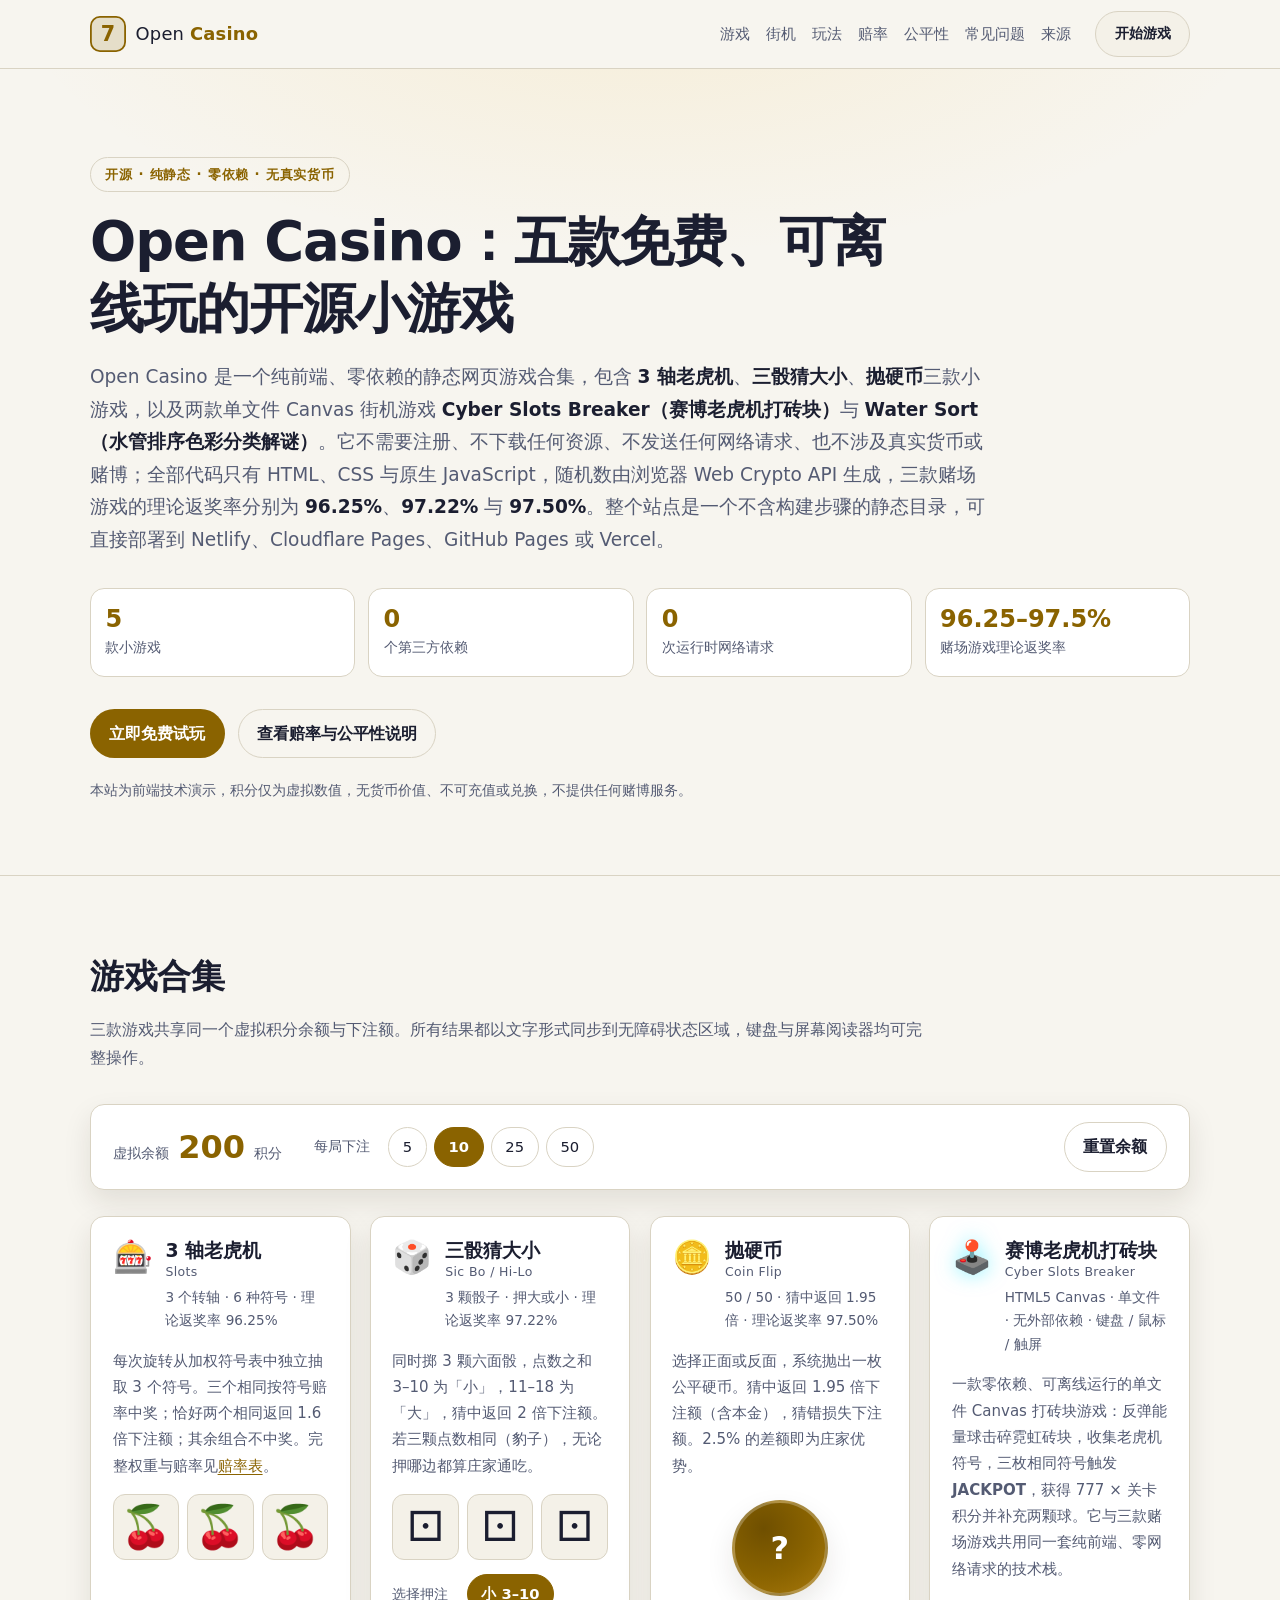
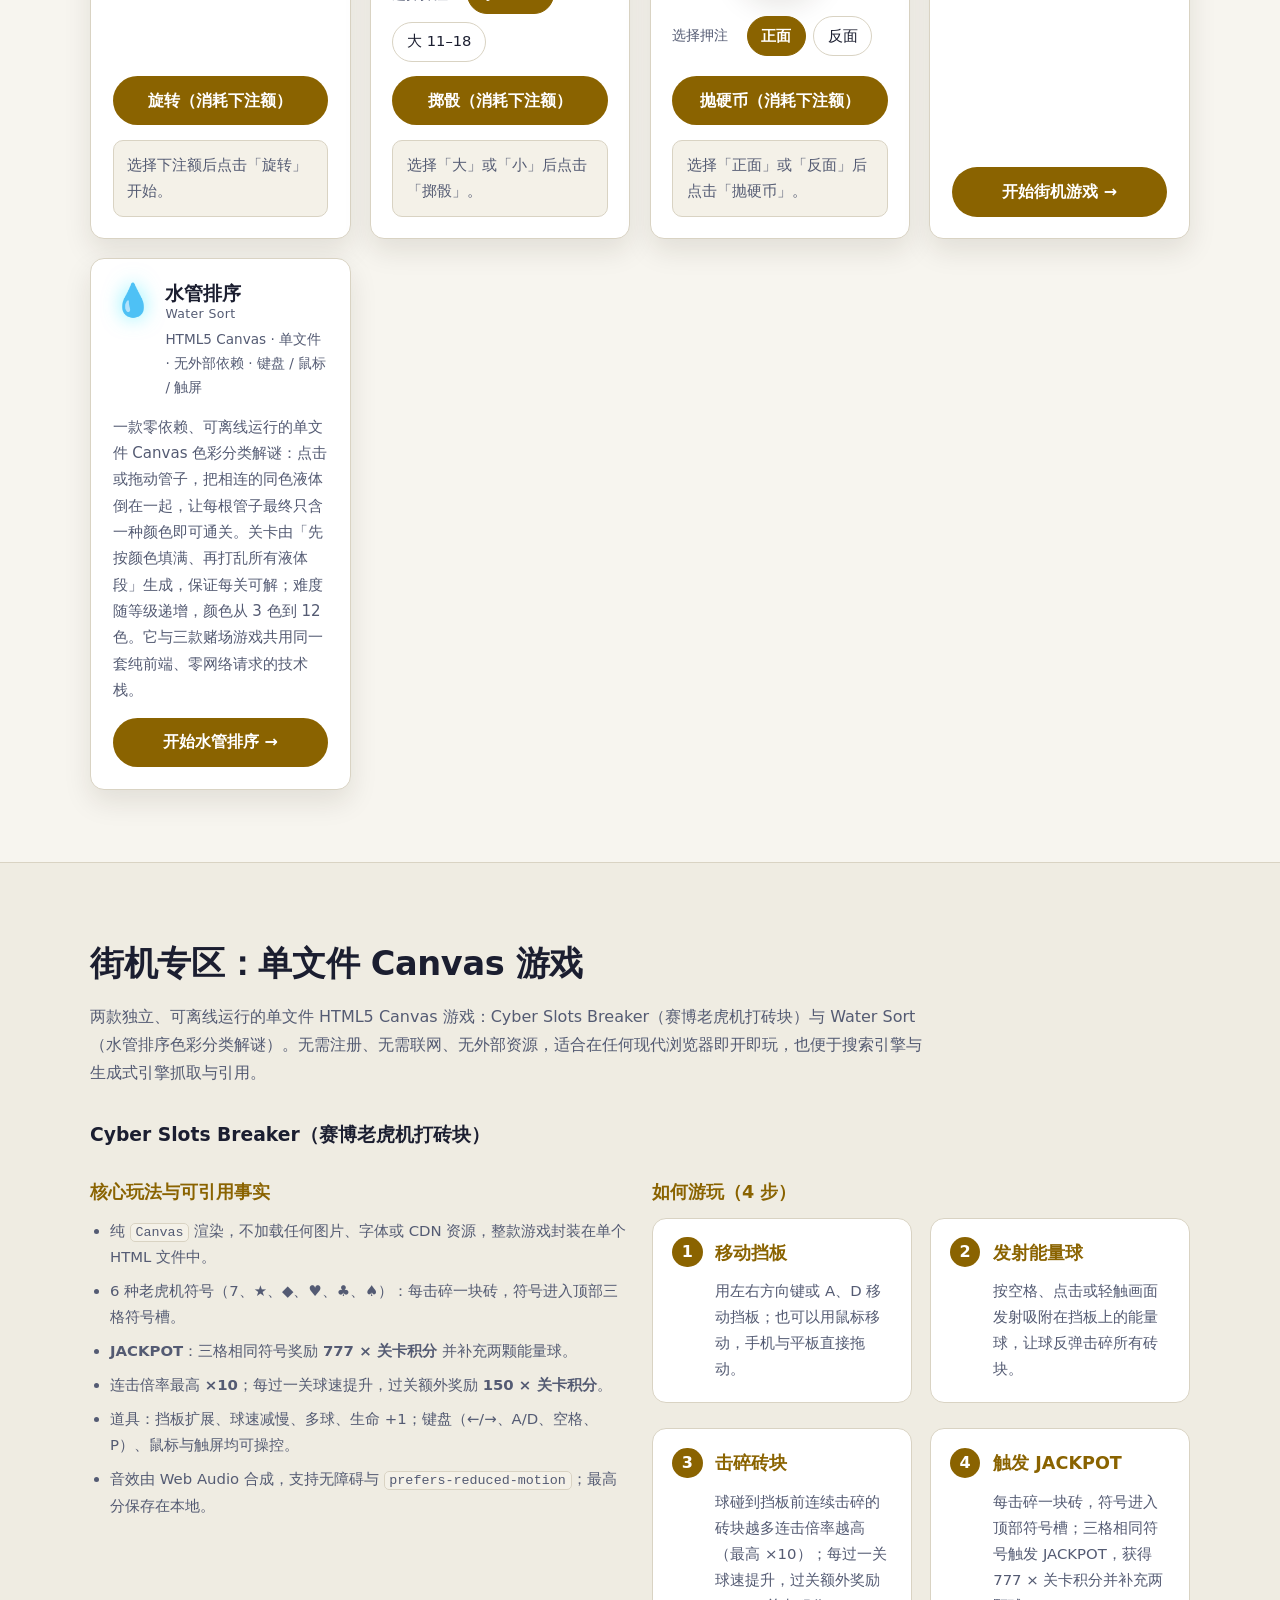
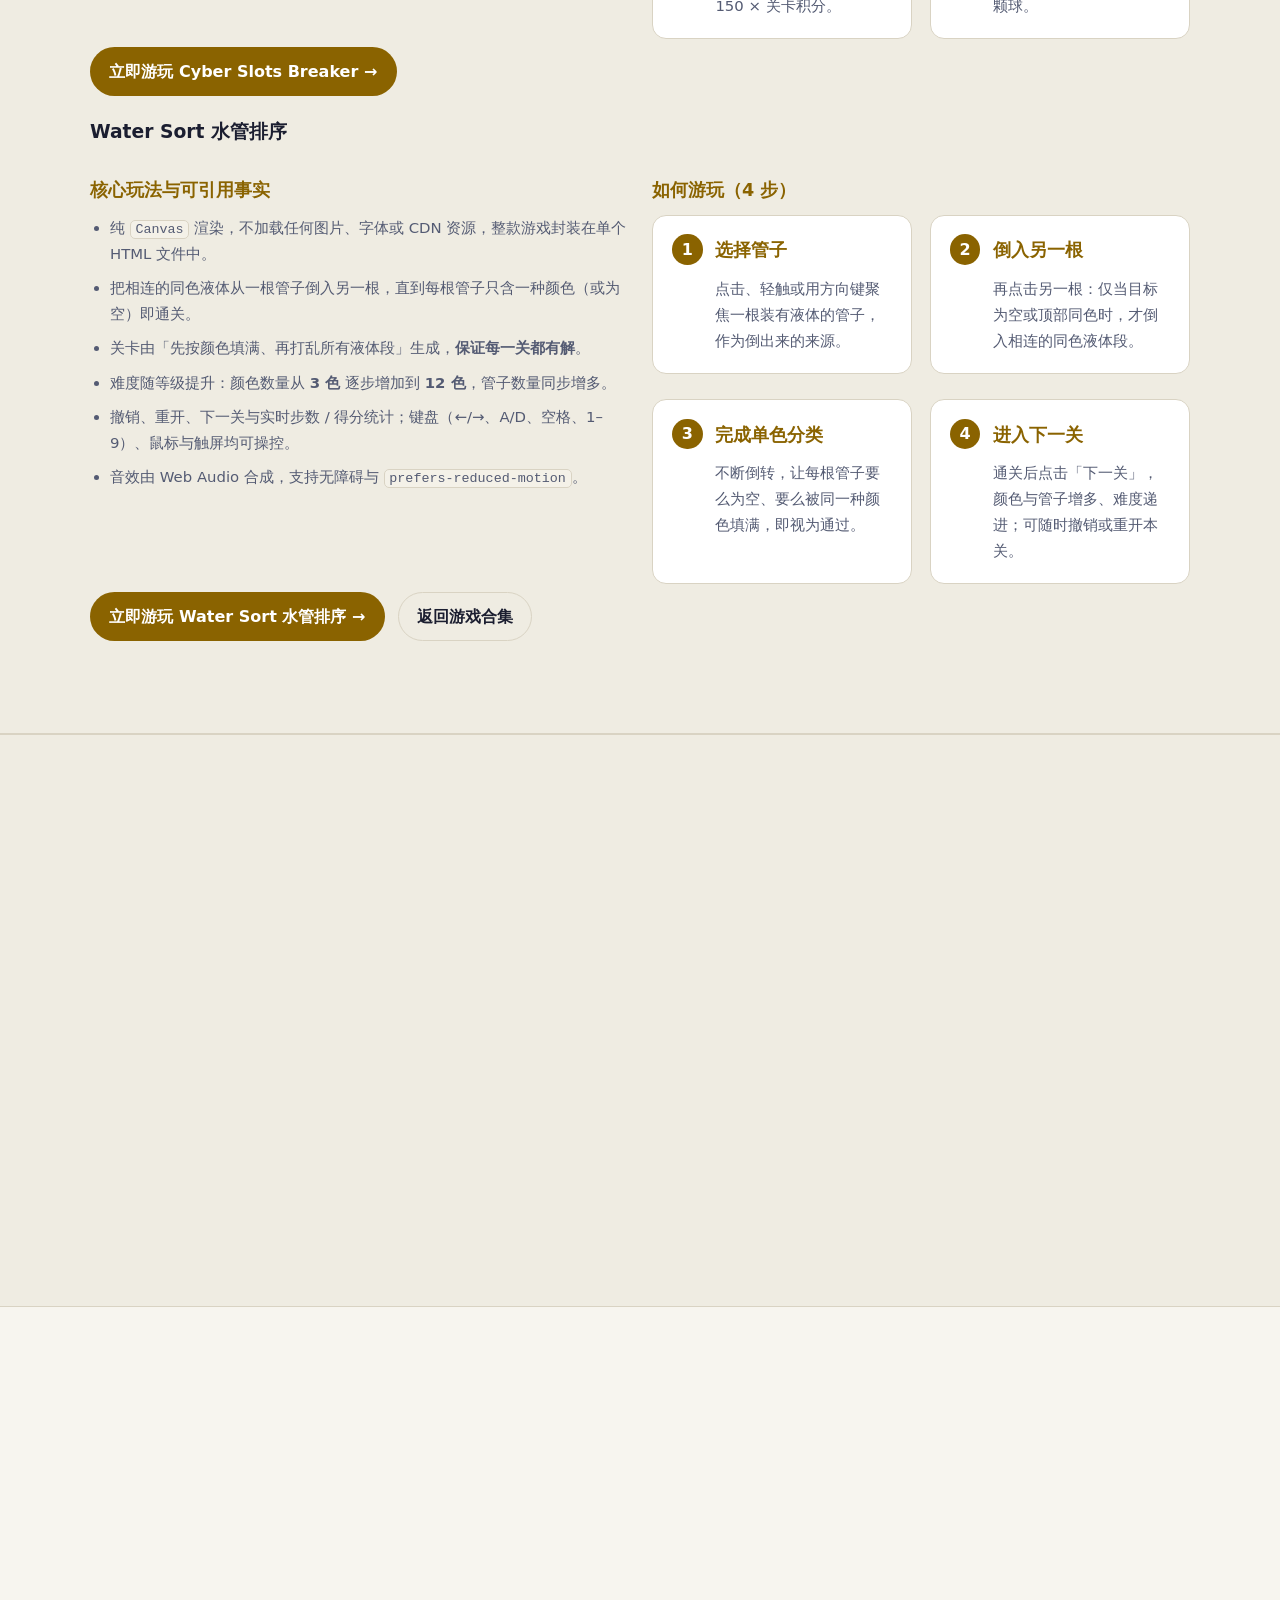
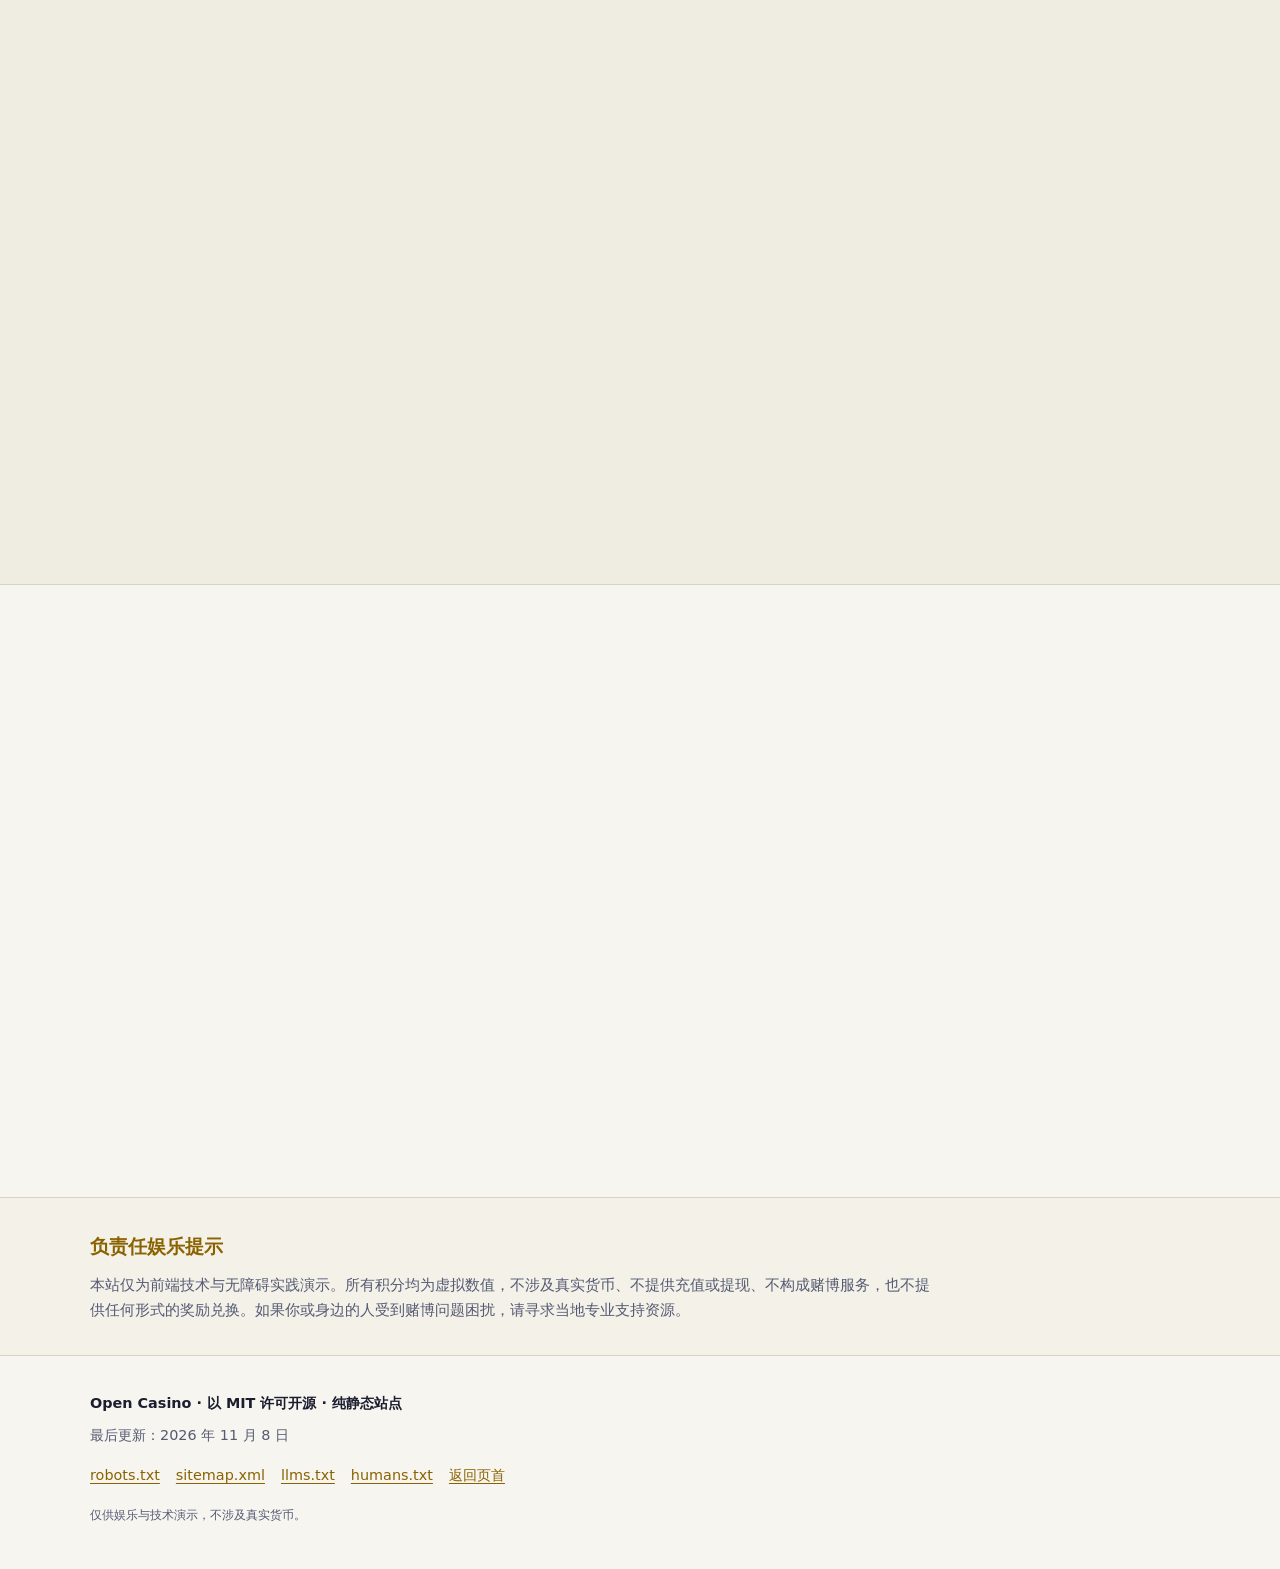
<file: index.html>
<!DOCTYPE html>
<html lang="zh-CN" prefix="og: https://ogp.me/ns#">
<head>
<meta charset="utf-8">
<meta name="viewport" content="width=device-width, initial-scale=1, viewport-fit=cover">
<title>Open Casino 开源小赌场 — 老虎机 · 猜大小 · 抛硬币 · 赛博打砖块 · 水管排序（免费在线玩）</title>
<meta name="description" content="Open Casino 是一个纯静态、零依赖的开源休闲游戏合集，包含 3 轴老虎机、三骰猜大小、抛硬币，以及两款单文件 Canvas 街机游戏 Cyber Slots Breaker（赛博老虎机打砖块）与 Water Sort（水管排序色彩分类解谜）。无需注册、无需下载、不发送任何网络请求、不涉及真实货币；采用 Web Crypto 与拒绝采样生成无偏随机数，三款赌场游戏理论返奖率为 96.25%、97.22% 与 97.50%。可直接部署到任意静态托管平台。">
<meta name="keywords" content="开源游戏,静态网页游戏,HTML5 老虎机,slot machine,猜大小,sic bo,抛硬币,coin flip,Cyber Slots Breaker,赛博老虎机打砖块,打砖块,Water Sort,水管排序,色彩分类,解谜游戏,Canvas游戏,街机游戏,免费在线游戏,零依赖,vanilla JavaScript,Web Crypto,open source game,static hosting,无障碍,SEO,GEO,llms.txt">
<meta name="author" content="Open Casino">
<meta name="robots" content="index, follow, max-snippet:-1, max-image-preview:large, max-video-preview:-1">
<meta name="googlebot" content="index, follow, max-snippet:-1, max-image-preview:large">
<meta name="bingbot" content="index, follow">
<meta name="referrer" content="strict-origin-when-cross-origin">
<meta name="format-detection" content="telephone=no, date=no, address=no, email=no">
<meta name="color-scheme" content="dark light">
<meta name="theme-color" content="#0d1020" media="(prefers-color-scheme: dark)">
<meta name="theme-color" content="#f7f5ef" media="(prefers-color-scheme: light)">
<meta name="application-name" content="Open Casino">
<meta name="apple-mobile-web-app-title" content="Open Casino">
<meta name="apple-mobile-web-app-capable" content="yes">
<link rel="canonical" href="https://vip-4.github.io/open-casino/">
<link rel="alternate" hreflang="zh-CN" href="https://vip-4.github.io/open-casino/">
<link rel="alternate" hreflang="x-default" href="https://vip-4.github.io/open-casino/">

<meta property="og:type" content="website">
<meta property="og:site_name" content="Open Casino">
<meta property="og:locale" content="zh_CN">
<meta property="og:locale:alternate" content="en_US">
<meta property="og:title" content="Open Casino 开源小赌场 — 免费在线玩老虎机、猜大小、抛硬币、赛博打砖块与水管排序">
<meta property="og:description" content="纯静态、零依赖、不联网、不涉真实货币的开源休闲游戏合集：3 轴老虎机、三骰猜大小、抛硬币，以及单文件 Canvas 街机游戏 Cyber Slots Breaker 与 Water Sort 水管排序。理论返奖率公开可查，使用 Web Crypto 生成公平随机数，可直接部署到任意静态托管平台。">
<meta property="og:url" content="https://vip-4.github.io/open-casino/">
<meta property="og:image" content="https://vip-4.github.io/open-casino/assets/og-image.png">
<meta property="og:image:secure_url" content="https://vip-4.github.io/open-casino/assets/og-image.png">
<meta property="og:image:type" content="image/png">
<meta property="og:image:width" content="1200">
<meta property="og:image:height" content="630">
<meta property="og:image:alt" content="Open Casino 开源小赌场：老虎机、猜大小、抛硬币、赛博老虎机打砖块与水管排序五款免费网页小游戏">

<meta name="twitter:card" content="summary_large_image">
<meta name="twitter:title" content="Open Casino 开源小赌场 — 免费在线玩老虎机、猜大小、抛硬币、赛博打砖块与水管排序">
<meta name="twitter:description" content="纯静态、零依赖、不联网、不涉真实货币的开源休闲游戏合集，含单文件 Canvas 街机游戏 Cyber Slots Breaker 与 Water Sort 水管排序，理论返奖率公开可查。">
<meta name="twitter:image" content="https://vip-4.github.io/open-casino/assets/og-image.png">
<meta name="twitter:image:alt" content="Open Casino 开源小赌场：五款免费网页小游戏">

<link rel="icon" type="image/svg+xml" href="assets/favicon.svg">
<link rel="icon" type="image/png" sizes="192x192" href="assets/icon-192.png">
<link rel="apple-touch-icon" href="assets/apple-touch-icon.png">
<link rel="manifest" href="site.webmanifest">
<link rel="alternate" type="text/plain" href="llms.txt" title="LLM 友好的站点摘要">
<link rel="stylesheet" href="styles.css">
<meta http-equiv="Content-Security-Policy" content="default-src 'self'; script-src 'self' 'unsafe-inline'; style-src 'self' 'unsafe-inline' 'unsafe-hashes'; img-src 'self' data:; font-src 'self'; connect-src 'none'; object-src 'none'; base-uri 'self'; form-action 'none'; manifest-src 'self'; frame-ancestors 'none'">
<script type="application/ld+json">
{
  "@context": "https://schema.org",
  "@graph": [
    {
      "@type": "Organization",
      "@id": "https://vip-4.github.io/open-casino/#organization",
      "name": "Open Casino",
      "url": "https://vip-4.github.io/open-casino/",
      "description": "一个开源、纯静态、零依赖的免费网页小游戏项目。",
      "logo": {
        "@type": "ImageObject",
        "url": "https://vip-4.github.io/open-casino/assets/icon-512.png",
        "width": 512,
        "height": 512
      }
    },
    {
      "@type": "WebSite",
      "@id": "https://vip-4.github.io/open-casino/#website",
      "url": "https://vip-4.github.io/open-casino/",
      "name": "Open Casino 开源小赌场",
      "description": "五款免费、可离线运行的开源网页小游戏：老虎机、猜大小、抛硬币，以及单文件 Canvas 街机游戏 Cyber Slots Breaker 与 Water Sort 水管排序。",
      "inLanguage": "zh-CN",
      "publisher": { "@id": "https://vip-4.github.io/open-casino/#organization" }
    },
    {
      "@type": "WebPage",
      "@id": "https://vip-4.github.io/open-casino/#webpage",
      "url": "https://vip-4.github.io/open-casino/",
      "name": "Open Casino 开源小赌场 — 老虎机 · 猜大小 · 抛硬币（免费在线玩）",
      "description": "纯静态、零依赖、不联网、不涉真实货币的开源休闲游戏合集，含玩法说明、赔率表、随机数公平性与常见问题。",
      "isPartOf": { "@id": "https://vip-4.github.io/open-casino/#website" },
      "about": { "@id": "https://vip-4.github.io/open-casino/#game" },
      "primaryImageOfPage": {
        "@type": "ImageObject",
        "url": "https://vip-4.github.io/open-casino/assets/og-image.png",
        "width": 1200,
        "height": 630
      },
      "datePublished": "2026-11-07",
      "dateModified": "2026-11-07",
      "inLanguage": "zh-CN",
      "license": "https://opensource.org/licenses/MIT"
    },
    {
      "@type": ["VideoGame", "SoftwareApplication"],
      "@id": "https://vip-4.github.io/open-casino/#game",
      "name": "Open Casino 开源小赌场",
      "alternateName": "Open Casino",
      "description": "五个纯前端小游戏：3 轴老虎机、三骰猜大小、抛硬币，以及两款单文件 Canvas 街机游戏 Cyber Slots Breaker（赛博老虎机打砖块）与 Water Sort（水管排序色彩分类解谜）。零第三方依赖、零网络请求、无真实货币，随机数由 Web Crypto API 生成。",
      "url": "https://vip-4.github.io/open-casino/",
      "applicationCategory": "GameApplication",
      "applicationSubCategory": "Casino / Casual / Arcade",
      "operatingSystem": "任意支持 HTML5 的现代浏览器",
      "gamePlatform": "Web browser",
      "genre": ["Casino", "Casual", "Slot machine", "Dice", "Arcade", "Brick Breaker"],
      "numberOfPlayers": "1",
      "inLanguage": "zh-CN",
      "keywords": "开源游戏, 静态网页游戏, 老虎机, 猜大小, 抛硬币, 打砖块, Canvas游戏, vanilla JavaScript, Web Crypto",
      "isAccessibleForFree": true,
      "offers": {
        "@type": "Offer",
        "price": "0",
        "priceCurrency": "CNY",
        "availability": "https://schema.org/InStock"
      },
      "publisher": { "@id": "https://vip-4.github.io/open-casino/#organization" },
      "author": { "@id": "https://vip-4.github.io/open-casino/#organization" },
      "license": "https://opensource.org/licenses/MIT",
      "featureList": [
        "3 轴老虎机，理论返奖率 96.25%",
        "三骰猜大小，理论返奖率 97.22%",
        "抛硬币，理论返奖率 97.50%",
        "Cyber Slots Breaker：单文件 Canvas 打砖块，含老虎机符号槽与 JACKPOT",
        "Water Sort 水管排序：单文件 Canvas 色彩分类解谜，关卡可解且难度递进",
        "Web Crypto 无偏随机数与公开赔率表",
        "支持键盘操作、屏幕阅读器与浅色/深色模式"
      ]
    },
    {
      "@type": ["VideoGame", "SoftwareApplication"],
      "@id": "https://vip-4.github.io/open-casino/games/cyber-slots-breaker.html#game",
      "name": "Cyber Slots Breaker",
      "alternateName": "赛博老虎机打砖块",
      "description": "一款零依赖、可离线运行的单文件 HTML5 Canvas 打砖块游戏：反弹能量球击碎霓虹砖块，收集老虎机符号，三枚相同符号触发 JACKPOT，获得 777 × 关卡积分并补充两颗球。",
      "url": "https://vip-4.github.io/open-casino/games/cyber-slots-breaker.html",
      "applicationCategory": "GameApplication",
      "applicationSubCategory": "Arcade / Casual",
      "operatingSystem": "Any",
      "gamePlatform": "Web browser",
      "genre": ["Arcade", "Brick Breaker"],
      "inLanguage": "zh-CN",
      "isAccessibleForFree": true,
      "offers": { "@type": "Offer", "price": "0", "priceCurrency": "USD" },
      "publisher": { "@id": "https://vip-4.github.io/open-casino/#organization" },
      "license": "https://opensource.org/licenses/MIT",
      "featureList": [
        "纯 Canvas 渲染，无任何图片或外部资源",
        "6 种老虎机符号与三格符号槽",
        "JACKPOT：三格相同符号奖励 777 × 关卡积分并补充两颗球",
        "连击倍率最高 ×10，过关奖励 150 × 关卡积分",
        "挡板扩展、球速减慢、多球、生命 +1 等道具",
        "键盘、鼠标与触屏输入，支持无障碍与 reduced-motion"
      ]
    },
    {
      "@type": ["VideoGame", "SoftwareApplication"],
      "@id": "https://vip-4.github.io/open-casino/games/water-sort.html#game",
      "name": "Water Sort 水管排序",
      "alternateName": "霓虹水管排序解谜",
      "description": "一款零依赖、可离线运行的单文件 HTML5 Canvas 色彩分类解谜游戏：点击或拖动管子，把同色液体倒在一起，让每根管子最终只含一种颜色即可通关。",
      "url": "https://vip-4.github.io/open-casino/games/water-sort.html",
      "applicationCategory": "GameApplication",
      "applicationSubCategory": "Puzzle / Casual",
      "operatingSystem": "Any",
      "gamePlatform": "Web browser",
      "genre": ["Puzzle", "Casual", "Logic"],
      "inLanguage": "zh-CN",
      "isAccessibleForFree": true,
      "offers": { "@type": "Offer", "price": "0", "priceCurrency": "USD" },
      "publisher": { "@id": "https://vip-4.github.io/open-casino/#organization" },
      "license": "https://opensource.org/licenses/MIT",
      "featureList": [
        "纯 Canvas 渲染，无任何图片或外部资源",
        "基于经典「水管排序」规则的关卡生成器，保证每关可解",
        "关卡难度随等级提升：颜色数量逐步增加，最少 3 色、最多 12 色",
        "撤销、重开、下一关与实时步数 / 得分统计",
        "键盘、鼠标与触屏输入，支持无障碍与 reduced-motion"
      ]
    },
    {
      "@type": "ItemList",
      "@id": "https://vip-4.github.io/open-casino/#games-list",
      "name": "Open Casino 游戏清单",
      "itemListElement": [
        { "@type": "ListItem", "position": 1, "name": "3 轴老虎机", "url": "https://vip-4.github.io/open-casino/#games" },
        { "@type": "ListItem", "position": 2, "name": "三骰猜大小", "url": "https://vip-4.github.io/open-casino/#games" },
        { "@type": "ListItem", "position": 3, "name": "抛硬币", "url": "https://vip-4.github.io/open-casino/#games" },
        { "@type": "ListItem", "position": 4, "name": "Cyber Slots Breaker（赛博老虎机打砖块）", "url": "https://vip-4.github.io/open-casino/games/cyber-slots-breaker.html" },
        { "@type": "ListItem", "position": 5, "name": "Water Sort 水管排序", "url": "https://vip-4.github.io/open-casino/games/water-sort.html" }
      ]
    },
    {
      "@type": "HowTo",
      "@id": "https://vip-4.github.io/open-casino/#howto",
      "name": "如何游玩 Open Casino",
      "description": "四个步骤即可开始：选择下注额、选择游戏、点击开始、查看结果。全程无需注册或联网。",
      "totalTime": "PT1M",
      "step": [
        {
          "@type": "HowToStep",
          "position": 1,
          "name": "选择下注额",
          "text": "在「余额与下注设置」中选择 5、10、25 或 50 虚拟积分，三款游戏共用同一余额与下注额。",
          "url": "https://vip-4.github.io/open-casino/#games"
        },
        {
          "@type": "HowToStep",
          "position": 2,
          "name": "选择押注方向",
          "text": "猜大小需选择「大（11–18）」或「小（3–10）」；抛硬币需选择「正面」或「反面」；老虎机无需额外选择。",
          "url": "https://vip-4.github.io/open-casino/#games"
        },
        {
          "@type": "HowToStep",
          "position": 3,
          "name": "点击开始按钮",
          "text": "点击对应游戏的「旋转」「掷骰」或「抛硬币」按钮，系统会先扣除下注额再结算。",
          "url": "https://vip-4.github.io/open-casino/#games"
        },
        {
          "@type": "HowToStep",
          "position": 4,
          "name": "查看结果与余额",
          "text": "结果会以文字形式显示在屏幕阅读器可朗读的状态区域中；余额归零时可点击「重置余额」恢复初始 200 积分。",
          "url": "https://vip-4.github.io/open-casino/#fairness"
        }
      ]
    },
    {
      "@type": "FAQPage",
      "@id": "https://vip-4.github.io/open-casino/#faq",
      "mainEntity": [
        {
          "@type": "Question",
          "name": "Open Casino 是什么？",
          "acceptedAnswer": {
            "@type": "Answer",
            "text": "Open Casino 是一个纯前端、零依赖的静态网页游戏合集，包含 3 轴老虎机、三骰猜大小与抛硬币三款小游戏。全部代码由 HTML、CSS 与原生 JavaScript 构成，无第三方库、无外部字体、无 CDN 资源，可部署到任意静态托管平台。"
          }
        },
        {
          "@type": "Question",
          "name": "玩这些游戏需要付费、注册或下载吗？",
          "acceptedAnswer": {
            "@type": "Answer",
            "text": "不需要。页面打开即玩，无需注册账号、无需下载客户端、无需安装任何依赖。初始赠送 200 虚拟积分，余额不足时可一键重置。"
          }
        },
        {
          "@type": "Question",
          "name": "Open Casino 涉及真实货币或赌博吗？",
          "acceptedAnswer": {
            "@type": "Answer",
            "text": "不涉及。积分仅为演示用虚拟数值，无货币价值、不可充值、不可兑换、不可提现；本站不提供赌博服务，仅为前端技术与无障碍实践的技术演示。"
          }
        },
        {
          "@type": "Question",
          "name": "随机数公平吗？结果如何生成？",
          "acceptedAnswer": {
            "@type": "Answer",
            "text": "所有随机数来自浏览器 Web Crypto API 的 crypto.getRandomValues()，读取 32 位无符号整数后通过拒绝采样（rejection sampling）消除取模偏差。没有服务端、没有网络请求、没有可预测或可改写的结果，赔率与权重完整公开在页面表格中。"
          }
        },
        {
          "@type": "Question",
          "name": "三款游戏的理论返奖率（RTP）是多少？",
          "acceptedAnswer": {
            "@type": "Answer",
            "text": "3 轴老虎机为 96.25%（庄家优势 3.75%），三骰猜大小为 97.22%（庄家优势 2.78%），抛硬币为 97.50%（庄家优势 2.50%）。以上数值由公开权重与赔率直接计算得出，详见页面「随机数、公平性与理论返奖率」章节。"
          }
        },
        {
          "@type": "Question",
          "name": "如何把 Open Casino 部署到生产环境？",
          "acceptedAnswer": {
            "@type": "Answer",
            "text": "它是一个不含构建步骤的纯静态目录。把整个目录拖到 Netlify Drop 或设为 Cloudflare Pages / GitHub Pages / Vercel 的发布目录即可。仓库内已附带 robots.txt、sitemap.xml、llms.txt、404.html、PWA manifest、_headers 安全响应头与各平台配置文件。部署前需运行 configure.py 把占位域名替换成真实域名。"
          }
        },
        {
          "@type": "Question",
          "name": "页面做了哪些 SEO 与 GEO 优化？",
          "acceptedAnswer": {
            "@type": "Answer",
            "text": "SEO 方面：语义化 HTML 地标、单一 H1、完整 title/description/keywords、Open Graph 与 Twitter Card、canonical 与 hreflang、JSON-LD（WebSite / WebPage / VideoGame / HowTo / FAQPage）、robots.txt 与 sitemap.xml。GEO 方面：答案前置的首段摘要、问句式小标题、可引用的事实数字与表格、FAQ 问答对、llms.txt 机器可读摘要、以及无需 JavaScript 即可完整阅读的静态正文。"
          }
        },
        {
          "@type": "Question",
          "name": "Cyber Slots Breaker 是一款怎样的游戏？",
          "acceptedAnswer": {
            "@type": "Answer",
            "text": "Cyber Slots Breaker 是一款零依赖、可离线运行的单文件 HTML5 Canvas 街机游戏，把经典打砖块与老虎机符号槽结合：反弹能量球击碎霓虹砖块，收集 7、★、◆、♥、♣、♠ 六种符号，三枚相同符号即触发 JACKPOT，获得 777 × 关卡积分并补充两颗球。支持键盘、鼠标与触屏，无图片或外部资源，可在 https://vip-4.github.io/open-casino/games/cyber-slots-breaker.html 直接游玩。"
          }
        },
        {
          "@type": "Question",
          "name": "Water Sort 水管排序是一款怎样的游戏？",
          "acceptedAnswer": {
            "@type": "Answer",
            "text": "Water Sort 水管排序是一款零依赖、可离线运行的单文件 HTML5 Canvas 色彩分类解谜游戏：点击或拖动管子，把相连的同色液体倒在一起，让每根管子最终只含一种颜色即可通关。关卡由「先按颜色填满、再打乱所有液体段」的方式生成，保证每关有解；难度随等级提升，颜色数量从 3 色逐步增加到 12 色。支持键盘、鼠标与触屏，无图片或外部资源，可在 https://vip-4.github.io/open-casino/games/water-sort.html 直接游玩。"
          }
        }
      ]
    }
  ]
}
</script>
</head>
<body>
<a class="skip-link" href="#main">跳转到主要内容</a>

<header class="site-header">
  <div class="wrap header-inner">
    <a class="brand" href="#top" aria-label="Open Casino，返回页首">
      <svg class="brand-mark" viewBox="0 0 40 40" width="36" height="36" aria-hidden="true" focusable="false">
        <rect x="1" y="1" width="38" height="38" rx="10" fill="currentColor" opacity="0.16"></rect>
        <rect x="1" y="1" width="38" height="38" rx="10" fill="none" stroke="currentColor" stroke-width="2"></rect>
        <text x="20" y="28" text-anchor="middle" font-size="23" font-weight="700" fill="currentColor">7</text>
      </svg>
      <span>Open <strong>Casino</strong></span>
    </a>
    <nav class="site-nav" aria-label="主导航">
      <ul>
        <li><a href="#games">游戏</a></li>
        <li><a href="#arcade">街机</a></li>
        <li><a href="#how-to">玩法</a></li>
        <li><a href="#paytable">赔率</a></li>
        <li><a href="#fairness">公平性</a></li>
        <li><a href="#faq">常见问题</a></li>
        <li><a href="#sources">来源</a></li>
      </ul>
    </nav>
    <a class="btn btn-ghost header-cta" href="#games">开始游戏</a>
  </div>
</header>

<main id="main">
  <section class="hero" id="top" aria-labelledby="hero-title">
    <div class="wrap">
      <p class="eyebrow">开源 · 纯静态 · 零依赖 · 无真实货币</p>
      <h1 id="hero-title">Open Casino：五款免费、可离线玩的开源小游戏</h1>
      <p class="lead" id="answer">Open Casino 是一个纯前端、零依赖的静态网页游戏合集，包含 <strong>3 轴老虎机</strong>、<strong>三骰猜大小</strong>、<strong>抛硬币</strong>三款小游戏，以及两款单文件 Canvas 街机游戏 <strong>Cyber Slots Breaker（赛博老虎机打砖块）</strong>与 <strong>Water Sort（水管排序色彩分类解谜）</strong>。它不需要注册、不下载任何资源、不发送任何网络请求、也不涉及真实货币或赌博；全部代码只有 HTML、CSS 与原生 JavaScript，随机数由浏览器 Web Crypto API 生成，三款赌场游戏的理论返奖率分别为 <strong>96.25%</strong>、<strong>97.22%</strong> 与 <strong>97.50%</strong>。整个站点是一个不含构建步骤的静态目录，可直接部署到 Netlify、Cloudflare Pages、GitHub Pages 或 Vercel。</p>
      <ul class="facts" aria-label="项目速览">
        <li><strong>5</strong><span>款小游戏</span></li>
        <li><strong>0</strong><span>个第三方依赖</span></li>
        <li><strong>0</strong><span>次运行时网络请求</span></li>
        <li><strong>96.25–97.5%</strong><span>赌场游戏理论返奖率</span></li>
      </ul>
      <p class="hero-cta"><a class="btn btn-primary" href="#games">立即免费试玩</a><a class="btn btn-outline" href="#fairness">查看赔率与公平性说明</a></p>
      <p class="fineprint">本站为前端技术演示，积分仅为虚拟数值，无货币价值、不可充值或兑换，不提供任何赌博服务。</p>
      <noscript><p class="noscript-note">游戏交互需要 JavaScript；但本页的玩法说明、赔率表、公平性与常见问题均为静态 HTML，无需 JavaScript 即可完整阅读、索引与引用。</p></noscript>
    </div>
  </section>

  <section class="section" id="games" aria-labelledby="games-title">
    <div class="wrap">
      <h2 id="games-title">游戏合集</h2>
      <p class="section-lead">三款游戏共享同一个虚拟积分余额与下注额。所有结果都以文字形式同步到无障碍状态区域，键盘与屏幕阅读器均可完整操作。</p>

      <div class="bankroll" role="group" aria-labelledby="bankroll-title">
        <div class="balance-box">
          <span class="label" id="bankroll-title">虚拟余额</span>
          <output id="balance" class="balance-value" aria-live="polite" aria-atomic="true" aria-label="当前虚拟积分余额">200</output>
          <span class="unit">积分</span>
        </div>
        <fieldset class="picker">
          <legend>每局下注</legend>
          <label><input type="radio" name="bet" value="5"><span>5</span></label>
          <label><input type="radio" name="bet" value="10" checked><span>10</span></label>
          <label><input type="radio" name="bet" value="25"><span>25</span></label>
          <label><input type="radio" name="bet" value="50"><span>50</span></label>
        </fieldset>
        <button type="button" class="btn btn-outline" id="reset">重置余额</button>
      </div>

      <div class="game-grid">
        <article class="game" aria-labelledby="slots-title">
          <header class="game-head">
            <span class="game-icon" aria-hidden="true">🎰</span>
            <div>
              <h3 id="slots-title">3 轴老虎机 <small>Slots</small></h3>
              <p class="game-meta">3 个转轴 · 6 种符号 · 理论返奖率 96.25%</p>
            </div>
          </header>
          <p>每次旋转从加权符号表中独立抽取 3 个符号。三个相同按符号赔率中奖；恰好两个相同返回 1.6 倍下注额；其余组合不中奖。完整权重与赔率见<a href="#paytable">赔率表</a>。</p>
          <div class="reels" id="reels" role="img" aria-label="老虎机转轴：樱桃、樱桃、樱桃">
            <span class="reel" aria-hidden="true">🍒</span>
            <span class="reel" aria-hidden="true">🍒</span>
            <span class="reel" aria-hidden="true">🍒</span>
          </div>
          <div class="game-actions">
            <button type="button" class="btn btn-primary play" data-game="slots">旋转（消耗下注额）</button>
          </div>
          <p class="result" id="slots-result" role="status" aria-atomic="true">选择下注额后点击「旋转」开始。</p>
        </article>

        <article class="game" aria-labelledby="hilo-title">
          <header class="game-head">
            <span class="game-icon" aria-hidden="true">🎲</span>
            <div>
              <h3 id="hilo-title">三骰猜大小 <small>Sic Bo / Hi-Lo</small></h3>
              <p class="game-meta">3 颗骰子 · 押大或小 · 理论返奖率 97.22%</p>
            </div>
          </header>
          <p>同时掷 3 颗六面骰，点数之和 3–10 为「小」，11–18 为「大」，猜中返回 2 倍下注额。若三颗点数相同（豹子），无论押哪边都算庄家通吃。</p>
          <div class="dice" id="dice" role="img" aria-label="三颗骰子：一点、一点、一点，合计 3 点">
            <span class="die" aria-hidden="true">⚀</span>
            <span class="die" aria-hidden="true">⚀</span>
            <span class="die" aria-hidden="true">⚀</span>
          </div>
          <fieldset class="picker choice">
            <legend>选择押注</legend>
            <label><input type="radio" name="hilo" value="small" checked><span>小 3–10</span></label>
            <label><input type="radio" name="hilo" value="big"><span>大 11–18</span></label>
          </fieldset>
          <div class="game-actions">
            <button type="button" class="btn btn-primary play" data-game="hilo">掷骰（消耗下注额）</button>
          </div>
          <p class="result" id="hilo-result" role="status" aria-atomic="true">选择「大」或「小」后点击「掷骰」。</p>
        </article>

        <article class="game" aria-labelledby="coin-title">
          <header class="game-head">
            <span class="game-icon" aria-hidden="true">🪙</span>
            <div>
              <h3 id="coin-title">抛硬币 <small>Coin Flip</small></h3>
              <p class="game-meta">50 / 50 · 猜中返回 1.95 倍 · 理论返奖率 97.50%</p>
            </div>
          </header>
          <p>选择正面或反面，系统抛出一枚公平硬币。猜中返回 1.95 倍下注额（含本金），猜错损失下注额。2.5% 的差额即为庄家优势。</p>
          <div class="coin-stage">
            <div class="coin" id="coin-face" role="img" aria-label="硬币：尚未抛出"><span>?</span></div>
          </div>
          <fieldset class="picker choice">
            <legend>选择押注</legend>
            <label><input type="radio" name="coin" value="heads" checked><span>正面</span></label>
            <label><input type="radio" name="coin" value="tails"><span>反面</span></label>
          </fieldset>
          <div class="game-actions">
            <button type="button" class="btn btn-primary play" data-game="coin">抛硬币（消耗下注额）</button>
          </div>
          <p class="result" id="coin-result" role="status" aria-atomic="true">选择「正面」或「反面」后点击「抛硬币」。</p>
        </article>

        <article class="game game-arcade" aria-labelledby="arcade-card-title">
          <header class="game-head">
            <span class="game-icon" aria-hidden="true">🕹️</span>
            <div>
              <h3 id="arcade-card-title">赛博老虎机打砖块 <small>Cyber Slots Breaker</small></h3>
              <p class="game-meta">HTML5 Canvas · 单文件 · 无外部依赖 · 键盘 / 鼠标 / 触屏</p>
            </div>
          </header>
          <p>一款零依赖、可离线运行的单文件 Canvas 打砖块游戏：反弹能量球击碎霓虹砖块，收集老虎机符号，三枚相同符号触发 <strong>JACKPOT</strong>，获得 777 × 关卡积分并补充两颗球。它与三款赌场游戏共用同一套纯前端、零网络请求的技术栈。</p>
          <div class="game-actions">
            <a class="btn btn-primary" href="games/cyber-slots-breaker.html">开始街机游戏 →</a>
          </div>
        </article>

        <article class="game game-arcade" aria-labelledby="water-card-title">
          <header class="game-head">
            <span class="game-icon" aria-hidden="true">💧</span>
            <div>
              <h3 id="water-card-title">水管排序 <small>Water Sort</small></h3>
              <p class="game-meta">HTML5 Canvas · 单文件 · 无外部依赖 · 键盘 / 鼠标 / 触屏</p>
            </div>
          </header>
          <p>一款零依赖、可离线运行的单文件 Canvas 色彩分类解谜：点击或拖动管子，把相连的同色液体倒在一起，让每根管子最终只含一种颜色即可通关。关卡由「先按颜色填满、再打乱所有液体段」生成，保证每关可解；难度随等级递增，颜色从 3 色到 12 色。它与三款赌场游戏共用同一套纯前端、零网络请求的技术栈。</p>
          <div class="game-actions">
            <a class="btn btn-primary" href="games/water-sort.html">开始水管排序 →</a>
          </div>
        </article>
      </div>
    </div>
  </section>

  <section class="section section-alt" id="arcade" aria-labelledby="arcade-title">
    <div class="wrap">
      <h2 id="arcade-title">街机专区：单文件 Canvas 游戏</h2>
      <p class="section-lead">两款独立、可离线运行的单文件 HTML5 Canvas 游戏：Cyber Slots Breaker（赛博老虎机打砖块）与 Water Sort（水管排序色彩分类解谜）。无需注册、无需联网、无外部资源，适合在任何现代浏览器即开即玩，也便于搜索引擎与生成式引擎抓取与引用。</p>

      <h3 id="arcade-csb">Cyber Slots Breaker（赛博老虎机打砖块）</h3>
      <div class="two-col">
        <div>
          <h3>核心玩法与可引用事实</h3>
          <ul>
            <li>纯 <code>Canvas</code> 渲染，不加载任何图片、字体或 CDN 资源，整款游戏封装在单个 HTML 文件中。</li>
            <li>6 种老虎机符号（7、★、◆、♥、♣、♠）：每击碎一块砖，符号进入顶部三格符号槽。</li>
            <li><strong>JACKPOT</strong>：三格相同符号奖励 <strong>777 × 关卡积分</strong> 并补充两颗能量球。</li>
            <li>连击倍率最高 <strong>×10</strong>；每过一关球速提升，过关额外奖励 <strong>150 × 关卡积分</strong>。</li>
            <li>道具：挡板扩展、球速减慢、多球、生命 +1；键盘（←/→、A/D、空格、P）、鼠标与触屏均可操控。</li>
            <li>音效由 Web Audio 合成，支持无障碍与 <code>prefers-reduced-motion</code>；最高分保存在本地。</li>
          </ul>
        </div>
        <div>
          <h3>如何游玩（4 步）</h3>
          <ol class="steps">
            <li><h3>移动挡板</h3><p>用左右方向键或 A、D 移动挡板；也可以用鼠标移动，手机与平板直接拖动。</p></li>
            <li><h3>发射能量球</h3><p>按空格、点击或轻触画面发射吸附在挡板上的能量球，让球反弹击碎所有砖块。</p></li>
            <li><h3>击碎砖块</h3><p>球碰到挡板前连续击碎的砖块越多连击倍率越高（最高 ×10）；每过一关球速提升，过关额外奖励 150 × 关卡积分。</p></li>
            <li><h3>触发 JACKPOT</h3><p>每击碎一块砖，符号进入顶部符号槽；三格相同符号触发 JACKPOT，获得 777 × 关卡积分并补充两颗球。</p></li>
          </ol>
        </div>
      </div>
      <p class="hero-cta"><a class="btn btn-primary" href="games/cyber-slots-breaker.html">立即游玩 Cyber Slots Breaker →</a></p>

      <h3 id="arcade-ws">Water Sort 水管排序</h3>
      <div class="two-col">
        <div>
          <h3>核心玩法与可引用事实</h3>
          <ul>
            <li>纯 <code>Canvas</code> 渲染，不加载任何图片、字体或 CDN 资源，整款游戏封装在单个 HTML 文件中。</li>
            <li>把相连的同色液体从一根管子倒入另一根，直到每根管子只含一种颜色（或为空）即通关。</li>
            <li>关卡由「先按颜色填满、再打乱所有液体段」生成，<strong>保证每一关都有解</strong>。</li>
            <li>难度随等级提升：颜色数量从 <strong>3 色</strong> 逐步增加到 <strong>12 色</strong>，管子数量同步增多。</li>
            <li>撤销、重开、下一关与实时步数 / 得分统计；键盘（←/→、A/D、空格、1–9）、鼠标与触屏均可操控。</li>
            <li>音效由 Web Audio 合成，支持无障碍与 <code>prefers-reduced-motion</code>。</li>
          </ul>
        </div>
        <div>
          <h3>如何游玩（4 步）</h3>
          <ol class="steps">
            <li><h3>选择管子</h3><p>点击、轻触或用方向键聚焦一根装有液体的管子，作为倒出来的来源。</p></li>
            <li><h3>倒入另一根</h3><p>再点击另一根：仅当目标为空或顶部同色时，才倒入相连的同色液体段。</p></li>
            <li><h3>完成单色分类</h3><p>不断倒转，让每根管子要么为空、要么被同一种颜色填满，即视为通过。</p></li>
            <li><h3>进入下一关</h3><p>通关后点击「下一关」，颜色与管子增多、难度递进；可随时撤销或重开本关。</p></li>
          </ol>
        </div>
      </div>
      <p class="hero-cta"><a class="btn btn-primary" href="games/water-sort.html">立即游玩 Water Sort 水管排序 →</a><a class="btn btn-outline" href="#games">返回游戏合集</a></p>
    </div>
  </section>

  <section class="section section-alt" id="how-to" aria-labelledby="how-title">
    <div class="wrap">
      <h2 id="how-title">如何游玩：4 个步骤</h2>
      <p class="section-lead">从打开页面到完成一局，全程不超过一分钟，且不需要账号、网络或安装。</p>
      <ol class="steps">
        <li>
          <h3>选择下注额</h3>
          <p>在「余额与下注设置」中选择 5、10、25 或 50 虚拟积分，三款游戏共用同一余额与下注额。初始余额为 200 积分。</p>
        </li>
        <li>
          <h3>选择游戏与押注方向</h3>
          <p>猜大小需选择「大（11–18）」或「小（3–10）」；抛硬币需选择「正面」或「反面」；老虎机无需额外选择。</p>
        </li>
        <li>
          <h3>点击开始按钮</h3>
          <p>点击「旋转」「掷骰」或「抛硬币」。系统先扣除下注额，再使用 Web Crypto 生成结果并结算。动画期间按钮会被暂时禁用，避免重复下注。</p>
        </li>
        <li>
          <h3>查看结果与余额</h3>
          <p>结果以文字写入状态区域供屏幕阅读器朗读，余额同步更新；余额归零时点击「重置余额」即可恢复初始 200 积分。</p>
        </li>
      </ol>
    </div>
  </section>

  <section class="section" id="paytable" aria-labelledby="pay-title">
    <div class="wrap">
      <h2 id="pay-title">老虎机赔率与符号权重</h2>
      <p class="section-lead">下表是 3 轴老虎机的完整规则，权重之和为 100，三个转轴相互独立。「返回倍数」是包含本金在内的总返还，因此 2× 表示净赢 1 倍下注额。</p>
      <div class="table-scroll" tabindex="0" role="region" aria-label="老虎机赔率表，可横向滚动">
        <table>
          <caption>Open Casino 3 轴老虎机：符号权重、单轴概率与三个相同的返回倍数</caption>
          <thead>
            <tr>
              <th scope="col">符号</th>
              <th scope="col">名称</th>
              <th scope="col">权重</th>
              <th scope="col">单轴概率</th>
              <th scope="col">三个相同返回倍数</th>
            </tr>
          </thead>
          <tbody>
            <tr><th scope="row">🍒 樱桃</th><td>Cherry</td><td>30</td><td>30%</td><td>2×</td></tr>
            <tr><th scope="row">🍋 柠檬</th><td>Lemon</td><td>25</td><td>25%</td><td>3×</td></tr>
            <tr><th scope="row">🔔 铃铛</th><td>Bell</td><td>20</td><td>20%</td><td>4×</td></tr>
            <tr><th scope="row">⭐ 星星</th><td>Star</td><td>15</td><td>15%</td><td>6×</td></tr>
            <tr><th scope="row">💎 钻石</th><td>Diamond</td><td>8</td><td>8%</td><td>12×</td></tr>
            <tr><th scope="row">7️⃣ 七</th><td>Seven</td><td>2</td><td>2%</td><td>40×</td></tr>
          </tbody>
        </table>
      </div>
      <p>此外，<strong>恰好两个相同符号</strong>（任意符号）返回 <strong>1.6×</strong> 下注额；三个互不相同则返回 0×。按上述权重计算，三个相同的概率合计约 5.45%，恰好两个相同的概率约 50.18%，理论返奖率为 96.25%。</p>
    </div>
  </section>

  <section class="section section-alt" id="fairness" aria-labelledby="fair-title">
    <div class="wrap">
      <h2 id="fair-title">随机数、公平性与理论返奖率</h2>
      <p class="section-lead">所有结果都在浏览器本地生成：<code>crypto.getRandomValues()</code> 读取 32 位无符号整数，再通过<strong>拒绝采样</strong>消除取模偏差。没有服务端、没有网络请求、没有可预测或可改写的结果。赔率与权重全部公开，可自行复算。</p>
      <div class="table-scroll" tabindex="0" role="region" aria-label="理论返奖率表，可横向滚动">
        <table>
          <caption>三款游戏的理论返奖率（RTP）与庄家优势</caption>
          <thead>
            <tr>
              <th scope="col">游戏</th>
              <th scope="col">中奖概率</th>
              <th scope="col">中奖返回倍数</th>
              <th scope="col">理论返奖率</th>
              <th scope="col">庄家优势</th>
            </tr>
          </thead>
          <tbody>
            <tr><th scope="row">3 轴老虎机</th><td>见赔率表</td><td>1.6× – 40×</td><td>96.25%</td><td>3.75%</td></tr>
            <tr><th scope="row">三骰猜大小</th><td>105 / 216 ≈ 48.61%</td><td>2×</td><td>97.22%</td><td>2.78%</td></tr>
            <tr><th scope="row">抛硬币</th><td>1 / 2 = 50%</td><td>1.95×</td><td>97.50%</td><td>2.50%</td></tr>
          </tbody>
        </table>
      </div>
      <dl class="specs">
        <dt>随机数来源</dt>
        <dd>Web Crypto API 的 <code>crypto.getRandomValues()</code> + 拒绝采样，不使用 <code>Math.random()</code> 参与结算（仅在极旧浏览器作为降级）。</dd>
        <dt>运行时网络请求</dt>
        <dd>0 次。页面加载后没有 fetch、XHR、WebSocket、字体或 CDN 请求，CSP 中 <code>connect-src 'none'</code> 从策略层面禁止联网。</dd>
        <dt>数据持久化</dt>
        <dd>仅用 <code>localStorage</code> 保存虚拟余额，键名 <code>opencasino.balance</code>；不写入 Cookie，不采集任何个人信息。</dd>
        <dt>真实货币</dt>
        <dd>否。积分无价值、不可充值、不可兑换、不可提现；不提供赌博服务。</dd>
        <dt>第三方依赖</dt>
        <dd>0 个库、0 个外部字体、0 个 CDN 资源；仅 1 个 HTML、1 个 CSS、1 个 JS 文件。</dd>
        <dt>许可</dt>
        <dd>MIT 开源许可，可自由复用与二次发布。</dd>
      </dl>
    </div>
  </section>

  <section class="section" id="faq" aria-labelledby="faq-title">
    <div class="wrap">
      <h2 id="faq-title">常见问题</h2>
      <p class="section-lead">以下问答同时以可见正文与 <abbr title="Frequently Asked Questions page, schema.org 结构化数据">FAQPage</abbr> 结构化数据提供，便于搜索引擎与生成式引擎直接引用。</p>
      <div class="faq-list">
        <article>
          <h3>Open Casino 是什么？</h3>
          <p>Open Casino 是一个纯前端、零依赖的静态网页游戏合集，包含 3 轴老虎机、三骰猜大小与抛硬币三款小游戏。全部代码由 HTML、CSS 与原生 JavaScript 构成，无第三方库、无外部字体、无 CDN 资源，可部署到任意静态托管平台。</p>
        </article>
        <article>
          <h3>玩这些游戏需要付费、注册或下载吗？</h3>
          <p>不需要。页面打开即玩，无需注册账号、无需下载客户端、无需安装任何依赖。初始赠送 200 虚拟积分，余额不足时可一键重置。</p>
        </article>
        <article>
          <h3>Open Casino 涉及真实货币或赌博吗？</h3>
          <p>不涉及。积分仅为演示用虚拟数值，无货币价值、不可充值、不可兑换、不可提现；本站不提供赌博服务，仅为前端技术与无障碍实践的技术演示。</p>
        </article>
        <article>
          <h3>随机数公平吗？结果如何生成？</h3>
          <p>所有随机数来自浏览器 Web Crypto API 的 <code>crypto.getRandomValues()</code>，读取 32 位无符号整数后通过拒绝采样消除取模偏差。没有服务端、没有网络请求、没有可预测或可改写的结果，赔率与权重完整公开在页面表格中。</p>
        </article>
        <article>
          <h3>三款游戏的理论返奖率（RTP）是多少？</h3>
          <p>3 轴老虎机为 96.25%（庄家优势 3.75%），三骰猜大小为 97.22%（庄家优势 2.78%），抛硬币为 97.50%（庄家优势 2.50%）。以上数值由公开权重与赔率直接计算得出，详见「随机数、公平性与理论返奖率」章节。</p>
        </article>
        <article>
          <h3>如何把 Open Casino 部署到生产环境？</h3>
          <p>它是一个不含构建步骤的纯静态目录。把整个目录拖到 Netlify Drop，或设为 Cloudflare Pages、GitHub Pages、Vercel 的发布目录即可。仓库内已附带 robots.txt、sitemap.xml、llms.txt、404.html、PWA manifest、<code>_headers</code> 安全响应头与各平台配置文件。部署前需运行 <code>configure.py</code> 把占位域名替换成真实域名。</p>
        </article>
        <article>
          <h3>页面做了哪些 SEO 与 GEO 优化？</h3>
          <p>SEO 方面：语义化 HTML 地标、单一 H1、完整 title / description / keywords、Open Graph 与 Twitter Card、canonical 与 hreflang、JSON-LD（WebSite / WebPage / VideoGame / HowTo / FAQPage）、robots.txt 与 sitemap.xml。GEO 方面：答案前置的首段摘要、问句式小标题、可引用的事实数字与表格、FAQ 问答对、llms.txt 机器可读摘要，以及无需 JavaScript 即可完整阅读的静态正文。</p>
        </article>
        <article>
          <h3>Cyber Slots Breaker 是一款怎样的游戏？</h3>
          <p>Cyber Slots Breaker 是一款零依赖、可离线运行的单文件 HTML5 Canvas 街机游戏，把经典打砖块与老虎机符号槽结合：反弹能量球击碎霓虹砖块，收集 7、★、◆、♥、♣、♠ 六种符号，三枚相同符号即触发 JACKPOT，获得 777 × 关卡积分并补充两颗球。支持键盘、鼠标与触屏，无图片或外部资源，可在 <a href="games/cyber-slots-breaker.html">games/cyber-slots-breaker.html</a> 直接游玩。</p>
        </article>
        <article>
          <h3>Water Sort 水管排序是一款怎样的游戏？</h3>
          <p>Water Sort 水管排序是一款零依赖、可离线运行的单文件 HTML5 Canvas 色彩分类解谜游戏：点击或拖动管子，把相连的同色液体倒在一起，让每根管子最终只含一种颜色即可通关。关卡由「先按颜色填满、再打乱所有液体段」的方式生成，保证每关有解；难度随等级提升，颜色数量从 3 色逐步增加到 12 色。支持键盘、鼠标与触屏，无图片或外部资源，可在 <a href="games/water-sort.html">games/water-sort.html</a> 直接游玩。</p>
        </article>
      </div>
    </div>
  </section>

  <section class="section section-alt" id="about" aria-labelledby="about-title">
    <div class="wrap">
      <h2 id="about-title">关于本项目：面向爬虫与生成式引擎的设计</h2>
      <p lang="en">Open Casino is a dependency-free, static HTML5 mini-casino with three playable games (a 3-reel slot machine, three-dice Hi-Lo, and a coin flip). It makes zero network requests at runtime, uses the Web Crypto API for unbiased randomness, publishes its full paytables and return-to-player rates (96.25%, 97.22%, 97.50%), and involves no real money. The page is built with semantic HTML landmarks, complete metadata, JSON-LD structured data, an llms.txt summary, and keyboard/screen-reader support.</p>
      <div class="two-col">
        <div>
          <h3>面向搜索引擎（SEO）</h3>
          <ul>
            <li>语义化地标：<code>header</code> / <code>nav</code> / <code>main</code> / <code>section</code> / <code>article</code> / <code>aside</code> / <code>footer</code>，单一 <code>h1</code> 与清晰的标题层级。</li>
            <li>完整 meta：title、description、keywords、robots、canonical、hreflang、theme-color。</li>
            <li>社交卡片：Open Graph 与 Twitter Card 全字段，含 1200×630 分享图与替代文本。</li>
            <li>结构化数据：<code>@graph</code> 内含 Organization、WebSite、WebPage、VideoGame、HowTo、FAQPage。</li>
            <li>抓取辅助：<code>robots.txt</code>、<code>sitemap.xml</code>、语义化 URL 锚点、带 <code>caption</code> 与 <code>scope</code> 的数据表格。</li>
          </ul>
        </div>
        <div>
          <h3>面向生成式引擎（GEO）</h3>
          <ul>
            <li>答案前置：首段直接给出「是什么 / 包含什么 / 关键数字」，便于摘要抽取。</li>
            <li>可引用事实：游戏数量、依赖数、网络请求数、RTP 与庄家优势均为确定性数值。</li>
            <li>结构化问答：FAQ 章节以「问句式 h3 + 简明回答」组织，并与 FAQPage JSON-LD 一一对应。</li>
            <li>机器可读副本：<code>llms.txt</code> 提供精简摘要与关键链接，<code>HTML</code> 内提供 <code>link rel=alternate</code> 提示。</li>
            <li>无脚本可读：正文、赔率表、FAQ 全为静态 HTML，禁用 JavaScript 时仍可完整索引与引用。</li>
          </ul>
        </div>
      </div>
    </div>
  </section>

  <section class="section" id="sources" aria-labelledby="src-title">
    <div class="wrap">
      <h2 id="src-title">开源来源筛选记录</h2>
      <p class="section-lead">本项目在选题阶段依据以下来源筛选候选游戏，并把筛选过程本身写成可索引内容，方便读者复核。</p>
      <ul class="sources">
        <li><a href="https://github.com/topics/open-source-games" target="_blank" rel="noopener noreferrer">GitHub Topics · open-source-games</a> — 开源游戏主索引，用于确认常见玩法与技术栈分布。</li>
        <li><a href="https://itch.io/games/tag-open-source" target="_blank" rel="noopener noreferrer">itch.io · tag: open-source</a> — 约 3,060 个结果，可叠加「Play in browser」「Keyboard」「Color-blind friendly」等可访问性筛选条件。</li>
        <li><a href="https://github.com/trending?since=daily" target="_blank" rel="noopener noreferrer">GitHub Trending · daily</a> — 每日趋势，用于确认当前轻量前端游戏的实现风格。</li>
        <li><a href="https://ldjam.com/" target="_blank" rel="noopener noreferrer">Ludum Dare 游戏 jam</a> 与 <a href="https://github.com/orgs/LudumDare/repositories" target="_blank" rel="noopener noreferrer">LudumDare 组织仓库</a> — 限时 jam 作品，多数为 Godot / Unity 工程，交付体积较大。</li>
        <li><a href="https://simplegametutorials.github.io/" target="_blank" rel="noopener noreferrer">Simple Game Tutorials</a> — 现跳转至 <a href="https://berbasoft.com/simplegametutorials" target="_blank" rel="noopener noreferrer">berbasoft.com/simplegametutorials</a>，提供 Canvas 骰子等基础教程思路。</li>
        <li><a href="https://itch.io/docs/api/" target="_blank" rel="noopener noreferrer">itch.io API 文档</a> — 用于评估程序化拉取游戏清单；本静态站点最终不需要任何 API 调用或密钥。</li>
      </ul>
      <p class="screening-note"><strong>筛选结论：</strong>上述来源的候选多为引擎级工程或 jam 原型，附带较大资源包与不统一的许可，无法满足「轻量、零网络请求、严格 CSP、可完整索引」的约束。因此本项目不内嵌第三方代码，而是参照经典赌场机制，用原生 JavaScript 原创实现三款小游戏，并把权重、赔率与返奖率全部公开。这样既保留开源可复用性，也让每个字节都可被静态托管与爬虫处理。</p>
    </div>
  </section>

  <aside class="notice" aria-labelledby="notice-title">
    <div class="wrap">
      <h2 id="notice-title">负责任娱乐提示</h2>
      <p>本站仅为前端技术与无障碍实践演示。所有积分均为虚拟数值，不涉及真实货币、不提供充值或提现、不构成赌博服务，也不提供任何形式的奖励兑换。如果你或身边的人受到赌博问题困扰，请寻求当地专业支持资源。</p>
    </div>
  </aside>
</main>

<footer class="site-footer">
  <div class="wrap">
    <p class="footer-brand">Open Casino · 以 MIT 许可开源 · 纯静态站点</p>
    <p>最后更新：<time datetime="2026-11-08">2026 年 11 月 8 日</time></p>
    <nav aria-label="页脚导航">
      <ul>
        <li><a href="robots.txt">robots.txt</a></li>
        <li><a href="sitemap.xml">sitemap.xml</a></li>
        <li><a href="llms.txt">llms.txt</a></li>
        <li><a href="humans.txt">humans.txt</a></li>
        <li><a href="#top">返回页首</a></li>
      </ul>
    </nav>
    <p><small>仅供娱乐与技术演示，不涉及真实货币。</small></p>
  </div>
</footer>

<script src="app.js" defer></script>
</body>
</html>
</file>
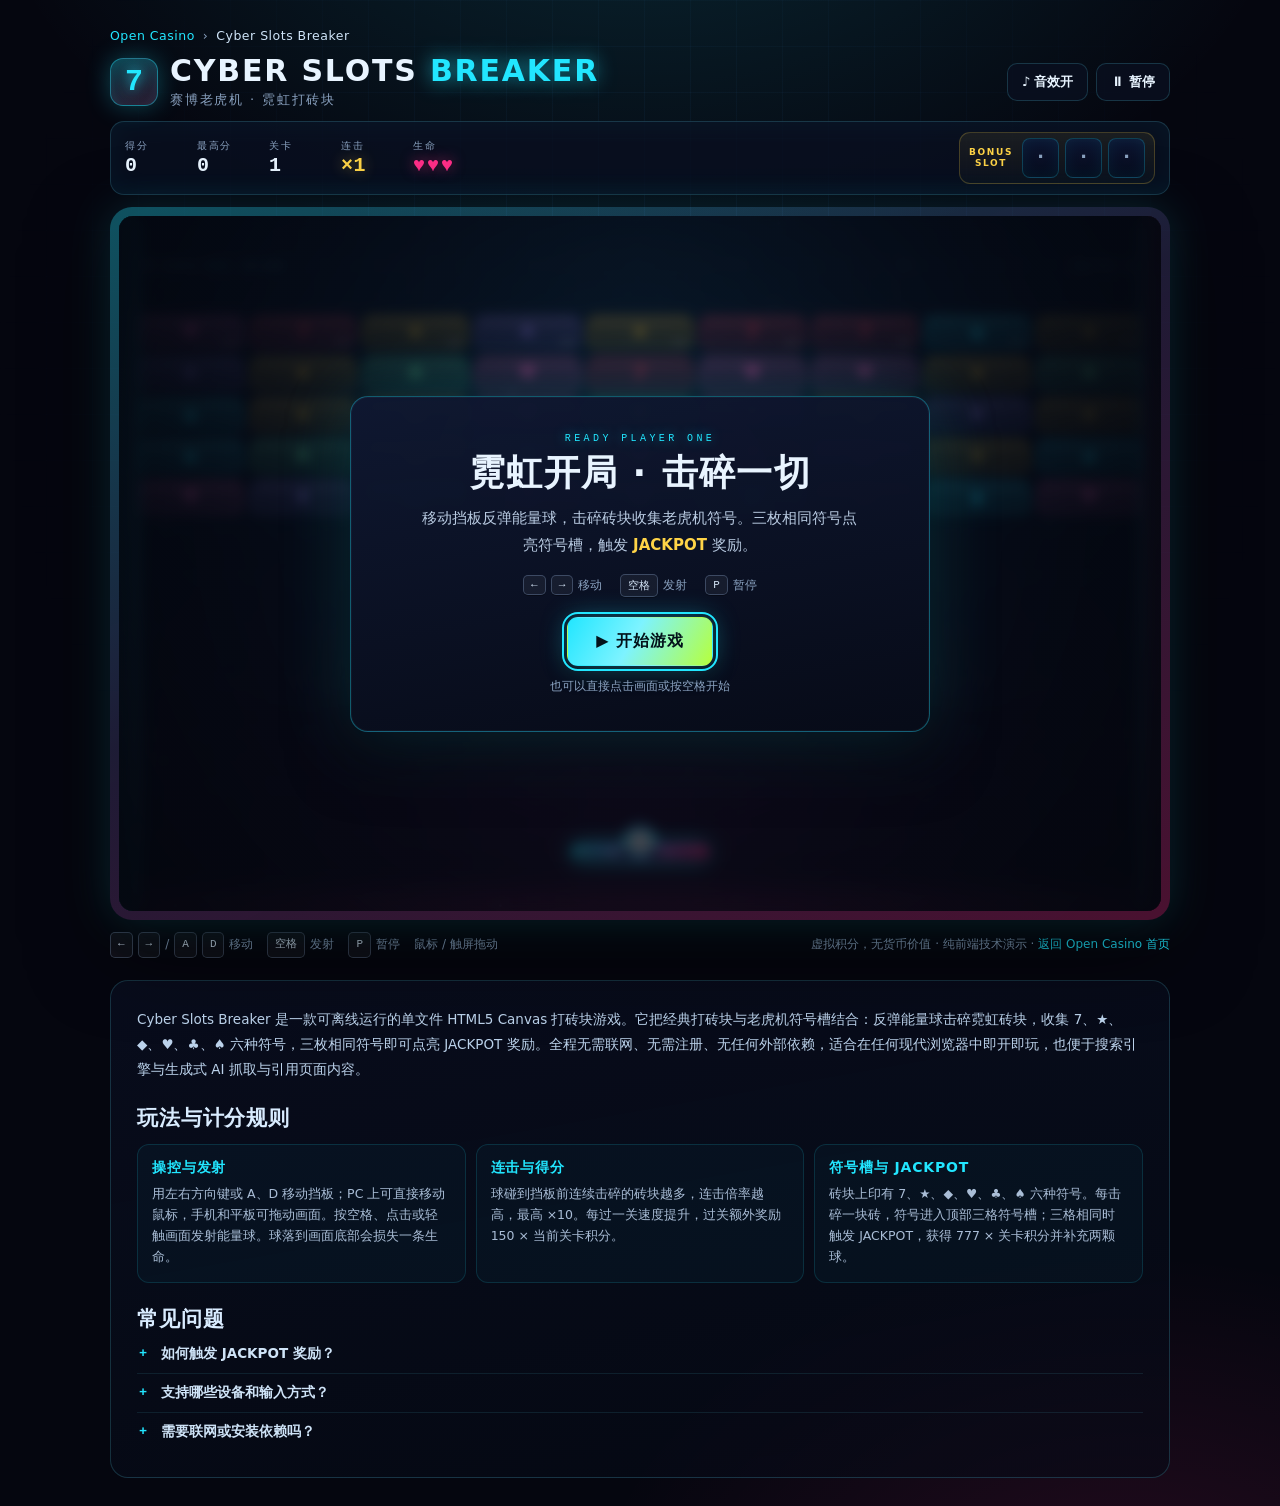
<file: games/cyber-slots-breaker.html>
<!DOCTYPE html>
<html lang="zh-CN">
<head>
<meta charset="utf-8">
<meta name="viewport" content="width=device-width, initial-scale=1, viewport-fit=cover">
<title>Cyber Slots Breaker — 赛博朋克老虎机打砖块（免费在线玩）| Open Casino</title>
<meta name="description" content="Cyber Slots Breaker 是一款零依赖、可离线运行的单文件 HTML5 Canvas 打砖块游戏。移动霓虹挡板反弹能量球，击碎砖块收集老虎机符号，三枚相同符号触发 JACKPOT，获得 777 × 关卡积分并补充两颗球。支持键盘、鼠标与触屏。">
<meta name="keywords" content="HTML5游戏,Canvas游戏,打砖块,赛博朋克,老虎机,JACKPOT,单文件游戏,原生JavaScript,触屏游戏,开源游戏,Open Casino">
<meta name="author" content="Open Casino">
<meta name="robots" content="index, follow, max-snippet:-1, max-image-preview:large, max-video-preview:-1">
<meta name="googlebot" content="index, follow, max-snippet:-1, max-image-preview:large">
<meta name="bingbot" content="index, follow">
<meta name="referrer" content="strict-origin-when-cross-origin">
<meta name="format-detection" content="telephone=no, date=no, address=no, email=no">
<meta name="color-scheme" content="dark">
<meta name="theme-color" content="#05060f">
<meta name="application-name" content="Cyber Slots Breaker">
<meta name="apple-mobile-web-app-title" content="Cyber Slots Breaker">
<meta name="apple-mobile-web-app-capable" content="yes">
<link rel="canonical" href="https://vip-4.github.io/open-casino/games/cyber-slots-breaker.html">
<link rel="alternate" hreflang="zh-CN" href="https://vip-4.github.io/open-casino/games/cyber-slots-breaker.html">
<link rel="alternate" hreflang="x-default" href="https://vip-4.github.io/open-casino/games/cyber-slots-breaker.html">
<link rel="alternate" type="text/plain" href="../llms.txt" title="LLM 友好的站点摘要">
<meta property="og:type" content="website">
<meta property="og:site_name" content="Open Casino">
<meta property="og:locale" content="zh_CN">
<meta property="og:locale:alternate" content="en_US">
<meta property="og:title" content="Cyber Slots Breaker — 赛博朋克老虎机打砖块（免费在线玩）">
<meta property="og:description" content="零依赖单文件 Canvas 打砖块：反弹能量球击碎霓虹砖块，收集老虎机符号触发 JACKPOT。支持键盘、鼠标与触屏，可离线运行。">
<meta property="og:url" content="https://vip-4.github.io/open-casino/games/cyber-slots-breaker.html">
<meta property="og:image" content="https://vip-4.github.io/open-casino/assets/og-image.png">
<meta property="og:image:secure_url" content="https://vip-4.github.io/open-casino/assets/og-image.png">
<meta property="og:image:type" content="image/png">
<meta property="og:image:width" content="1200">
<meta property="og:image:height" content="630">
<meta property="og:image:alt" content="Cyber Slots Breaker 赛博朋克霓虹打砖块游戏画面，三格老虎机符号槽与发光砖块">
<meta name="twitter:card" content="summary_large_image">
<meta name="twitter:title" content="Cyber Slots Breaker — 赛博朋克老虎机打砖块（免费在线玩）">
<meta name="twitter:description" content="零依赖单文件 Canvas 打砖块：反弹能量球击碎霓虹砖块，收集老虎机符号触发 JACKPOT。">
<meta name="twitter:image" content="https://vip-4.github.io/open-casino/assets/og-image.png">
<meta name="twitter:image:alt" content="Cyber Slots Breaker 赛博朋克霓虹打砖块游戏画面">
<link rel="icon" href="data:image/svg+xml,%3Csvg xmlns='http://www.w3.org/2000/svg' viewBox='0 0 64 64'%3E%3Crect width='64' height='64' rx='14' fill='%23070b18'/%3E%3Ctext x='32' y='45' font-size='38' font-weight='700' text-anchor='middle' fill='%2322e6ff'%3E7%3C/text%3E%3C/svg%3E">
<meta http-equiv="Content-Security-Policy" content="default-src 'self'; script-src 'self' 'unsafe-inline'; style-src 'self' 'unsafe-inline' 'unsafe-hashes'; img-src 'self' data:; font-src 'self'; connect-src 'none'; object-src 'none'; base-uri 'self'; form-action 'none'; manifest-src 'self'; frame-ancestors 'none'">
<script type="application/ld+json">
{
  "@context": "https://schema.org",
  "@graph": [
    {
      "@type": ["VideoGame", "SoftwareApplication"],
      "@id": "https://vip-4.github.io/open-casino/games/cyber-slots-breaker.html#game",
      "name": "Cyber Slots Breaker",
      "alternateName": "赛博老虎机打砖块",
      "url": "https://vip-4.github.io/open-casino/games/cyber-slots-breaker.html",
      "description": "一款零依赖、可离线运行的单文件 HTML5 Canvas 赛博朋克打砖块游戏：反弹能量球击碎霓虹砖块，收集老虎机符号触发 JACKPOT 奖励，获得 777 × 关卡积分并补充两颗球。",
      "genre": ["Arcade", "Brick Breaker"],
      "gamePlatform": "Web browser",
      "applicationCategory": "GameApplication",
      "applicationSubCategory": "Arcade / Casual",
      "operatingSystem": "Any",
      "inLanguage": "zh-CN",
      "isAccessibleForFree": true,
      "offers": { "@type": "Offer", "price": "0", "priceCurrency": "USD" },
      "publisher": { "@type": "Organization", "name": "Open Casino", "url": "https://vip-4.github.io/open-casino" },
      "featureList": [
        "纯 Canvas 渲染，无任何图片或外部资源",
        "6 种老虎机符号与三格符号槽",
        "JACKPOT：三格相同符号奖励 777 × 关卡积分并补充两颗球",
        "连击倍率最高 ×10，过关奖励 150 × 关卡积分",
        "挡板扩展 / 球速减慢 / 多球 / 生命 +1 等道具",
        "键盘、鼠标与触屏输入，支持无障碍与 reduced-motion"
      ]
    },
    {
      "@type": "WebPage",
      "@id": "https://vip-4.github.io/open-casino/games/cyber-slots-breaker.html#webpage",
      "url": "https://vip-4.github.io/open-casino/games/cyber-slots-breaker.html",
      "name": "Cyber Slots Breaker — 赛博朋克老虎机打砖块",
      "description": "可离线运行的单文件 HTML5 Canvas 打砖块游戏，集成老虎机符号槽与 JACKPOT 奖励。",
      "isPartOf": { "@id": "https://vip-4.github.io/open-casino/#website" },
      "primaryImageOfPage": { "@type": "ImageObject", "url": "https://vip-4.github.io/open-casino/assets/og-image.png", "width": 1200, "height": 630 },
      "datePublished": "2026-11-08",
      "dateModified": "2026-11-08",
      "inLanguage": "zh-CN",
      "breadcrumb": { "@id": "https://vip-4.github.io/open-casino/games/cyber-slots-breaker.html#breadcrumb" }
    },
    {
      "@type": "BreadcrumbList",
      "@id": "https://vip-4.github.io/open-casino/games/cyber-slots-breaker.html#breadcrumb",
      "itemListElement": [
        { "@type": "ListItem", "position": 1, "name": "Open Casino", "item": "https://vip-4.github.io/open-casino/" },
        { "@type": "ListItem", "position": 2, "name": "Cyber Slots Breaker", "item": "https://vip-4.github.io/open-casino/games/cyber-slots-breaker.html" }
      ]
    },
    {
      "@type": "HowTo",
      "name": "如何游玩 Cyber Slots Breaker",
      "description": "四个步骤即可开始：移动挡板、发射能量球、击碎砖块、触发 JACKPOT。全程无需注册或联网。",
      "totalTime": "PT2M",
      "step": [
        { "@type": "HowToStep", "position": 1, "name": "移动挡板", "text": "使用左右方向键或 A、D 移动挡板；也可以用鼠标移动，手机与平板直接拖动。", "url": "https://vip-4.github.io/open-casino/games/cyber-slots-breaker.html" },
        { "@type": "HowToStep", "position": 2, "name": "发射能量球", "text": "按空格、点击或轻触画面发射吸附在挡板上的能量球，让球反弹击碎所有砖块。", "url": "https://vip-4.github.io/open-casino/games/cyber-slots-breaker.html" },
        { "@type": "HowToStep", "position": 3, "name": "击碎砖块", "text": "球碰到挡板前连续击碎的砖块越多连击倍率越高（最高 ×10）；每过一关球速提升，过关额外奖励 150 × 关卡积分。", "url": "https://vip-4.github.io/open-casino/games/cyber-slots-breaker.html" },
        { "@type": "HowToStep", "position": 4, "name": "触发 JACKPOT", "text": "每击碎一块砖，符号进入顶部符号槽；三格相同符号触发 JACKPOT，获得 777 × 关卡积分并补充两颗球。", "url": "https://vip-4.github.io/open-casino/games/cyber-slots-breaker.html" }
      ]
    }
  ]
}
</script>
<script type="application/ld+json">
{"@context":"https://schema.org","@type":"FAQPage","mainEntity":[{"@type":"Question","name":"Cyber Slots Breaker 怎么玩？","acceptedAnswer":{"@type":"Answer","text":"使用左右方向键或 A、D 移动挡板，也可以用鼠标或手指拖动。按空格或点击画面发射能量球，让球反弹击碎所有砖块即可过关。"}},{"@type":"Question","name":"如何触发 JACKPOT？","acceptedAnswer":{"@type":"Answer","text":"每击碎一块砖，砖块上的老虎机符号会进入屏幕顶部的三格符号槽。当三格显示相同符号时触发 JACKPOT，获得 777 乘当前关卡数的额外积分，并补充两颗能量球。"}},{"@type":"Question","name":"这款游戏需要联网吗？","acceptedAnswer":{"@type":"Answer","text":"不需要。页面不加载任何外部库、字体或图片，游戏逻辑与音效全部由原生 JavaScript 与 Web Audio 在本地生成，可离线运行。"}}]}
</script>
<style>
:root{
  --bg:#05060f;
  --panel:rgba(10,16,34,.82);
  --line:rgba(94,234,255,.18);
  --cyan:#22e6ff;
  --pink:#ff2e88;
  --lime:#b6ff3c;
  --gold:#ffd447;
  --violet:#9d8cff;
  --text:#e8f4ff;
  --muted:#8aa2c0;
  --font:"Segoe UI","PingFang SC","Microsoft YaHei",system-ui,sans-serif;
  --mono:"Cascadia Mono","Consolas","SFMono-Regular",monospace;
}
*{box-sizing:border-box}
html,body{min-height:100%}
body{
  margin:0;
  min-height:100vh;
  min-height:100svh;
  display:flex;
  align-items:center;
  justify-content:center;
  padding:clamp(10px,2.4vw,28px);
  color:var(--text);
  font-family:var(--font);
  background:
    radial-gradient(1100px 700px at 50% -10%,rgba(34,230,255,.15),transparent 60%),
    radial-gradient(900px 620px at 88% 108%,rgba(255,46,136,.13),transparent 60%),
    var(--bg);
  overflow-x:hidden;
}
body::before{
  content:"";
  position:fixed;
  inset:0;
  pointer-events:none;
  background-image:
    linear-gradient(rgba(80,160,255,.055) 1px,transparent 1px),
    linear-gradient(90deg,rgba(80,160,255,.055) 1px,transparent 1px);
  background-size:46px 46px;
  -webkit-mask-image:radial-gradient(circle at 50% 40%,#000 20%,transparent 78%);
  mask-image:radial-gradient(circle at 50% 40%,#000 20%,transparent 78%);
  z-index:0;
}
.sr-only{
  position:absolute;width:1px;height:1px;padding:0;margin:-1px;overflow:hidden;
  clip:rect(0 0 0 0);white-space:nowrap;border:0;
}
.skip-link{
  position:fixed;left:12px;top:-60px;z-index:99;
  padding:10px 16px;border-radius:8px;background:var(--cyan);color:#04101a;
  font-weight:700;text-decoration:none;transition:top .2s;
}
.skip-link:focus{top:12px}
.shell{position:relative;z-index:1;width:min(1060px,100%)}
.crumb{
  display:flex;align-items:center;gap:8px;flex-wrap:wrap;
  margin:0 0 12px;font-size:12.5px;letter-spacing:.04em;
  color:var(--muted);
}
.crumb a{color:var(--cyan);text-decoration:none}
.crumb a:hover{text-decoration:underline;text-shadow:0 0 12px rgba(34,230,255,.5)}
.crumb span[aria-current]{color:#cfe4f8}
.topbar{
  display:flex;align-items:center;justify-content:space-between;gap:14px;
  margin-bottom:12px;
}
.brand{display:flex;align-items:center;gap:12px;min-width:0}
.logo{
  flex:0 0 auto;width:48px;height:48px;border-radius:13px;
  display:grid;place-items:center;
  font-family:var(--mono);font-size:30px;font-weight:800;
  color:var(--cyan);
  background:linear-gradient(160deg,rgba(34,230,255,.22),rgba(255,46,136,.16));
  border:1px solid rgba(34,230,255,.45);
  box-shadow:0 0 24px rgba(34,230,255,.28),inset 0 0 18px rgba(34,230,255,.16);
  text-shadow:0 0 14px currentColor;
}
.brand-text{min-width:0}
.brand-text h1{
  margin:0;
  font-size:clamp(18px,3.2vw,30px);
  line-height:1.08;
  letter-spacing:.06em;
  font-weight:800;
  white-space:nowrap;
}
.brand-text h1 em{
  font-style:normal;
  color:var(--cyan);
  text-shadow:0 0 20px rgba(34,230,255,.65);
}
.brand-text p{
  margin:4px 0 0;
  color:var(--muted);
  font-size:clamp(11px,1.5vw,13px);
  letter-spacing:.14em;
}
.toolbar{display:flex;gap:8px;flex:0 0 auto}
.chip-btn{
  appearance:none;cursor:pointer;
  padding:9px 14px;border-radius:10px;
  border:1px solid var(--line);
  background:rgba(9,15,32,.8);
  color:var(--text);
  font-family:var(--font);font-size:13px;font-weight:600;
  transition:border-color .2s,box-shadow .2s,color .2s,transform .15s;
}
.chip-btn:hover{border-color:rgba(34,230,255,.6);box-shadow:0 0 16px rgba(34,230,255,.18);color:#fff}
.chip-btn:active{transform:scale(.97)}
.hud{
  display:flex;align-items:center;gap:10px;flex-wrap:wrap;
  padding:10px 14px;
  border:1px solid var(--line);
  border-radius:14px;
  background:var(--panel);
  box-shadow:inset 0 0 30px rgba(34,230,255,.045);
  margin-bottom:12px;
}
.stat{display:flex;flex-direction:column;gap:2px;min-width:62px}
.stat .k{font-size:10px;letter-spacing:.16em;color:var(--muted);text-transform:uppercase}
.stat strong{
  font-family:var(--mono);font-size:clamp(16px,2.2vw,20px);
  font-variant-numeric:tabular-nums;letter-spacing:.02em;
  line-height:1.1;
}
.stat strong.accent{color:var(--gold);text-shadow:0 0 14px rgba(255,212,71,.45)}
.stat.lives strong{color:var(--pink);text-shadow:0 0 14px rgba(255,46,136,.55);letter-spacing:2px}
.slotbox{
  margin-left:auto;display:flex;align-items:center;gap:9px;
  padding:5px 9px;border-radius:11px;
  border:1px solid rgba(255,212,71,.22);
  background:linear-gradient(180deg,rgba(255,212,71,.08),rgba(255,212,71,.02));
}
.slot-cap{font-size:9px;letter-spacing:.18em;color:var(--gold);font-weight:700;text-align:center;line-height:1.25}
.reels{display:flex;gap:6px}
.reel{
  width:37px;height:40px;border-radius:8px;
  display:grid;place-items:center;
  font-family:var(--mono);font-size:22px;font-weight:800;line-height:1;
  color:var(--muted);
  background:linear-gradient(180deg,#0d1531,#070c1d);
  border:1px solid rgba(34,230,255,.24);
  box-shadow:inset 0 0 16px rgba(34,230,255,.07);
  transition:color .2s,border-color .2s,box-shadow .2s;
}
.reel.filled{color:var(--reel-color,var(--gold));border-color:var(--reel-color,var(--gold));text-shadow:0 0 12px currentColor;box-shadow:inset 0 0 16px rgba(255,255,255,.08),0 0 12px rgba(255,255,255,.12)}
.reel.spin{animation:reelSpin .34s ease}
.cabinet{
  position:relative;
  padding:9px;border-radius:22px;
  background:linear-gradient(155deg,rgba(34,230,255,.34),rgba(157,140,255,.16) 45%,rgba(255,46,136,.28));
  box-shadow:0 0 42px rgba(34,230,255,.14),0 30px 80px rgba(0,0,0,.62);
}
.screen{
  position:relative;
  aspect-ratio:3/2;
  border-radius:14px;
  overflow:hidden;
  background:#04070f;
  box-shadow:inset 0 0 60px rgba(0,0,0,.8);
}
canvas{
  display:block;width:100%;height:100%;
  touch-action:none;
  cursor:crosshair;
  outline:none;
}
canvas:focus-visible{box-shadow:inset 0 0 0 2px rgba(34,230,255,.75)}
.scanlines{
  position:absolute;inset:0;pointer-events:none;z-index:2;
  background:repeating-linear-gradient(to bottom,rgba(255,255,255,.035) 0 1px,transparent 1px 3px);
  mix-blend-mode:overlay;
  opacity:.5;
}
.overlay{
  position:absolute;inset:0;z-index:5;
  display:grid;place-items:center;
  padding:clamp(12px,3vw,30px);
  background:radial-gradient(circle at 50% 42%,rgba(8,13,30,.55),rgba(4,7,15,.92));
  -webkit-backdrop-filter:blur(6px);
  backdrop-filter:blur(6px);
}
.overlay[hidden]{display:none}
.panel{
  width:min(580px,100%);
  max-height:100%;
  overflow:auto;
  padding:clamp(20px,4vw,36px);
  border-radius:18px;
  border:1px solid rgba(34,230,255,.36);
  background:linear-gradient(170deg,rgba(15,24,50,.97),rgba(7,11,24,.98));
  box-shadow:0 0 0 1px rgba(255,255,255,.03) inset,0 0 70px rgba(34,230,255,.16),0 24px 60px rgba(0,0,0,.5);
  text-align:center;
  animation:pop .32s ease both;
}
.panel[hidden]{display:none}
.eyebrow{
  margin:0 0 8px;
  font-family:var(--mono);font-size:10px;letter-spacing:.34em;
  color:var(--cyan);text-shadow:0 0 12px rgba(34,230,255,.6);
}
.panel h2{
  margin:0 0 12px;
  font-size:clamp(24px,4.4vw,36px);
  line-height:1.15;letter-spacing:.04em;
}
.panel .lead{
  margin:0 auto 16px;max-width:46ch;
  color:#b9cbe2;font-size:clamp(13px,1.7vw,15px);line-height:1.75;
}
.panel .lead b{color:var(--gold)}
.keyrow{
  display:flex;flex-wrap:wrap;justify-content:center;gap:8px 18px;
  margin:0 0 20px;color:var(--muted);font-size:12px;
}
.keyrow span{display:inline-flex;align-items:center;gap:5px}
kbd{
  display:inline-block;min-width:22px;padding:3px 7px;
  border-radius:5px;border:1px solid rgba(148,180,220,.3);
  background:rgba(255,255,255,.05);
  color:#d6e6f8;font-family:var(--mono);font-size:11px;
  box-shadow:0 1px 0 rgba(0,0,0,.35);
}
.btn{
  appearance:none;cursor:pointer;
  display:inline-flex;align-items:center;justify-content:center;gap:8px;
  padding:13px 28px;border-radius:11px;
  font-family:var(--font);font-size:16px;font-weight:800;letter-spacing:.06em;
  border:1px solid transparent;
  transition:transform .15s,box-shadow .2s,filter .2s;
}
.btn:active{transform:translateY(1px) scale(.99)}
.btn.primary{
  color:#03121a;
  background:linear-gradient(120deg,var(--cyan),#7df3ff 45%,var(--lime));
  box-shadow:0 0 26px rgba(34,230,255,.36),0 8px 20px rgba(0,0,0,.35);
}
.btn.primary:hover{filter:brightness(1.08);box-shadow:0 0 34px rgba(34,230,255,.5)}
.btn.ghost{
  color:var(--text);
  background:rgba(255,255,255,.04);
  border-color:rgba(148,180,220,.28);
}
.btn.ghost:hover{border-color:rgba(34,230,255,.6);box-shadow:0 0 18px rgba(34,230,255,.15)}
.btnrow{display:flex;gap:10px;justify-content:center;flex-wrap:wrap}
.tiny{margin:12px 0 0;color:var(--muted);font-size:12px}
.final{
  display:grid;grid-template-columns:repeat(3,1fr);gap:8px;
  margin:0 0 22px;
  padding:14px 8px;
  border:1px solid rgba(34,230,255,.16);
  border-radius:12px;
  background:rgba(34,230,255,.035);
}
.final div{display:flex;flex-direction:column;gap:5px;min-width:0}
.final span{font-size:10px;letter-spacing:.1em;color:var(--muted)}
.final strong{font-family:var(--mono);font-size:clamp(16px,2.6vw,22px);color:var(--gold);font-variant-numeric:tabular-nums}
.toast{
  position:absolute;left:50%;top:7%;z-index:4;
  transform:translate(-50%,-14px);
  padding:10px 22px;border-radius:999px;
  background:rgba(5,10,24,.92);
  border:1px solid rgba(34,230,255,.5);
  color:var(--cyan);font-weight:800;font-size:clamp(12px,1.7vw,15px);
  letter-spacing:.06em;white-space:nowrap;
  text-shadow:0 0 16px currentColor;
  box-shadow:0 0 24px rgba(34,230,255,.2);
  opacity:0;pointer-events:none;
  transition:opacity .22s,transform .22s;
}
.toast.show{opacity:1;transform:translate(-50%,0)}
.toast.gold{color:var(--gold);border-color:rgba(255,212,71,.6);box-shadow:0 0 26px rgba(255,212,71,.25)}
.toast.pink{color:var(--pink);border-color:rgba(255,46,136,.6);box-shadow:0 0 26px rgba(255,46,136,.22)}
.site-foot{
  display:flex;flex-wrap:wrap;align-items:center;justify-content:space-between;gap:8px 18px;
  margin-top:12px;color:var(--muted);font-size:12px;line-height:1.6;
}
.site-foot p{margin:0}
.controls-hint{display:flex;flex-wrap:wrap;gap:6px 14px}
.controls-hint span{display:inline-flex;align-items:center;gap:5px}
.info{
  margin-top:22px;padding:clamp(16px,3vw,26px);
  border:1px solid var(--line);border-radius:18px;
  background:linear-gradient(170deg,rgba(10,16,34,.7),rgba(6,10,22,.6));
}
.info h2{
  margin:0 0 12px;font-size:clamp(17px,2.2vw,21px);
  letter-spacing:.04em;color:#d9ecff;
}
.info-lead{margin:0 0 18px;color:#bcd3ec;font-size:13.5px;line-height:1.85}
.info h2:not(:first-child){margin-top:22px}
.cards{display:grid;grid-template-columns:repeat(auto-fit,minmax(190px,1fr));gap:10px}
.cards article{
  padding:14px;border-radius:12px;
  border:1px solid rgba(34,230,255,.14);
  background:rgba(34,230,255,.035);
}
.cards h3{margin:0 0 6px;font-size:14px;color:var(--cyan);letter-spacing:.06em}
.cards p{margin:0;color:#a9bdd6;font-size:12.5px;line-height:1.7}
details{
  border-top:1px solid rgba(94,234,255,.1);
  padding:10px 2px;
}
details:first-of-type{border-top:0;padding-top:0}
summary{
  cursor:pointer;color:#cfe4f8;font-size:13.5px;font-weight:600;
  list-style:none;display:flex;align-items:center;gap:8px;
}
summary::-webkit-details-marker{display:none}
summary::before{content:"+";color:var(--cyan);font-family:var(--mono);font-weight:800;width:14px}
details[open] summary::before{content:"−"}
details p{margin:8px 0 4px 22px;color:#9fb4cd;font-size:12.5px;line-height:1.75}
:focus-visible{outline:2px solid var(--cyan);outline-offset:3px}
@keyframes pop{from{opacity:0;transform:translateY(10px) scale(.985)}to{opacity:1;transform:none}}
@keyframes reelSpin{0%{transform:translateY(-8px) scale(.94);filter:brightness(1.6)}100%{transform:none;filter:none}}
@media (max-width:640px){
  body{padding:8px;align-items:flex-start}
  .shell{padding-top:4px}
  .logo{width:40px;height:40px;font-size:25px;border-radius:11px}
  .brand-text h1{white-space:normal;font-size:clamp(16px,4.6vw,22px)}
  .brand-text p{letter-spacing:.08em}
  .toolbar{gap:6px}
  .chip-btn{padding:8px 10px;font-size:12px}
  .hud{gap:8px;padding:9px 10px}
  .stat{min-width:52px}
  .stat .k{font-size:9px;letter-spacing:.1em}
  .slotbox{margin-left:0;width:100%;justify-content:space-between}
  .slot-cap{text-align:left;letter-spacing:.12em}
  .reel{width:34px;height:36px;font-size:20px}
  .cabinet{padding:6px;border-radius:17px}
  .screen{border-radius:11px}
  .overlay{padding:8px}
  .panel{padding:16px 14px;border-radius:14px}
  .panel h2{font-size:22px;margin-bottom:8px}
  .eyebrow{display:none}
  .panel .lead{font-size:12px;line-height:1.6;margin:0 0 12px;display:-webkit-box;-webkit-line-clamp:2;-webkit-box-orient:vertical;overflow:hidden}
  .keyrow,.tiny{display:none}
  .btn{padding:11px 20px;font-size:14px;border-radius:9px}
  .btnrow{gap:8px}
  .final{gap:4px;padding:10px 4px;margin-bottom:12px}
  .final span{font-size:9px}
  .final strong{font-size:17px}
  .site-foot{font-size:11px}
  .info{margin-top:16px}
}
@media (prefers-reduced-motion:reduce){
  *,*::before,*::after{animation-duration:.001ms!important;animation-iteration-count:1!important;transition-duration:.001ms!important}
}
</style>
</head>
<body>
<a class="skip-link" href="#canvas">跳到游戏画面</a>
<noscript>
  <p style="margin:0;text-align:center;padding:12px 16px;background:rgba(255,46,136,.12);border:1px solid rgba(255,46,136,.4);border-radius:12px;color:#ffd6e7;font-size:14px">
    本游戏需要启用 JavaScript 才能运行。请开启浏览器的 JavaScript 后刷新页面，即可离线游玩 Cyber Slots Breaker。
  </p>
</noscript>
<div class="shell">
  <nav class="crumb" aria-label="面包屑导航">
    <a href="https://vip-4.github.io/open-casino/">Open Casino</a>
    <span aria-hidden="true">›</span>
    <span aria-current="page">Cyber Slots Breaker</span>
  </nav>
  <header class="topbar">
    <div class="brand">
      <span class="logo" aria-hidden="true">7</span>
      <div class="brand-text">
        <h1>CYBER SLOTS <em>BREAKER</em></h1>
        <p>赛博老虎机 · 霓虹打砖块</p>
      </div>
    </div>
    <div class="toolbar">
      <button type="button" class="chip-btn" id="soundBtn" aria-pressed="true">♪ 音效开</button>
      <button type="button" class="chip-btn" id="pauseBtn">⏸ 暂停</button>
    </div>
  </header>

  <section class="hud" aria-label="游戏状态面板">
    <div class="stat"><span class="k">得分</span><strong id="score">0</strong></div>
    <div class="stat"><span class="k">最高分</span><strong id="best">0</strong></div>
    <div class="stat"><span class="k">关卡</span><strong id="level">1</strong></div>
    <div class="stat"><span class="k">连击</span><strong id="combo" class="accent">×1</strong></div>
    <div class="stat lives"><span class="k">生命</span><strong id="lives" aria-label="剩余 3 条生命">♥♥♥</strong></div>
    <div class="slotbox">
      <span class="slot-cap">BONUS<br>SLOT</span>
      <div class="reels" id="reels" role="group" aria-label="符号槽：空、空、空">
        <span class="reel" data-i="0" aria-hidden="true">·</span>
        <span class="reel" data-i="1" aria-hidden="true">·</span>
        <span class="reel" data-i="2" aria-hidden="true">·</span>
      </div>
    </div>
  </section>

  <main class="cabinet" id="game">
    <div class="screen">
      <canvas id="canvas" width="960" height="640" tabindex="0"
        aria-label="打砖块游戏画面。使用左右方向键或 A、D 键移动挡板，空格发射能量球，P 键暂停。">
        你的浏览器不支持 Canvas，请使用较新的浏览器打开本页面。
      </canvas>
      <div class="scanlines" aria-hidden="true"></div>
      <div class="toast" id="toast" role="status"></div>

      <div class="overlay" id="overlay">
        <section class="panel" id="panelStart" aria-labelledby="startTitle">
          <p class="eyebrow">READY PLAYER ONE</p>
          <h2 id="startTitle">霓虹开局 · 击碎一切</h2>
          <p class="lead">移动挡板反弹能量球，击碎砖块收集老虎机符号。三枚相同符号点亮符号槽，触发 <b>JACKPOT</b> 奖励。</p>
          <div class="keyrow">
            <span><kbd>←</kbd><kbd>→</kbd> 移动</span>
            <span><kbd>空格</kbd> 发射</span>
            <span><kbd>P</kbd> 暂停</span>
          </div>
          <button type="button" class="btn primary" id="startBtn">▶ 开始游戏</button>
          <p class="tiny">也可以直接点击画面或按空格开始</p>
        </section>

        <section class="panel" id="panelPause" aria-labelledby="pauseTitle" hidden>
          <p class="eyebrow">SYSTEM HOLD</p>
          <h2 id="pauseTitle">已暂停</h2>
          <p class="lead">能量球已冻结。按 <kbd>P</kbd> 或点击下方按钮继续。</p>
          <div class="btnrow">
            <button type="button" class="btn primary" id="resumeBtn">▶ 继续游戏</button>
            <button type="button" class="btn ghost" id="restartBtnPause">↺ 重新开始</button>
          </div>
        </section>

        <section class="panel" id="panelOver" aria-labelledby="overTitle" hidden>
          <p class="eyebrow">SIGNAL LOST</p>
          <h2 id="overTitle">GAME OVER</h2>
          <div class="final" aria-label="本局统计">
            <div><span>本局得分</span><strong id="finalScore">0</strong></div>
            <div><span>最高得分</span><strong id="finalBest">0</strong></div>
            <div><span>到达关卡</span><strong id="finalLevel">1</strong></div>
          </div>
          <button type="button" class="btn primary" id="restartBtn">↺ 再来一局</button>
          <p class="tiny">按空格或 R 也可以立即重开</p>
        </section>
      </div>
    </div>
  </main>

  <footer class="site-foot">
    <p class="controls-hint">
      <span><kbd>←</kbd><kbd>→</kbd> / <kbd>A</kbd><kbd>D</kbd> 移动</span>
      <span><kbd>空格</kbd> 发射</span>
      <span><kbd>P</kbd> 暂停</span>
      <span>鼠标 / 触屏拖动</span>
    </p>
    <p>虚拟积分，无货币价值 · 纯前端技术演示 · <a href="https://vip-4.github.io/open-casino/" style="color:var(--cyan);text-decoration:none">返回 Open Casino 首页</a></p>
  </footer>

  <section class="info" aria-labelledby="guideTitle">
    <p class="info-lead">Cyber Slots Breaker 是一款可离线运行的单文件 HTML5 Canvas 打砖块游戏。它把经典打砖块与老虎机符号槽结合：反弹能量球击碎霓虹砖块，收集 7、★、◆、♥、♣、♠ 六种符号，三枚相同符号即可点亮 JACKPOT 奖励。全程无需联网、无需注册、无任何外部依赖，适合在任何现代浏览器中即开即玩，也便于搜索引擎与生成式 AI 抓取与引用页面内容。</p>
    <h2 id="guideTitle">玩法与计分规则</h2>
    <div class="cards">
      <article>
        <h3>操控与发射</h3>
        <p>用左右方向键或 A、D 移动挡板；PC 上可直接移动鼠标，手机和平板可拖动画面。按空格、点击或轻触画面发射能量球。球落到画面底部会损失一条生命。</p>
      </article>
      <article>
        <h3>连击与得分</h3>
        <p>球碰到挡板前连续击碎的砖块越多，连击倍率越高，最高 ×10。每过一关速度提升，过关额外奖励 150 × 当前关卡积分。</p>
      </article>
      <article>
        <h3>符号槽与 JACKPOT</h3>
        <p>砖块上印有 7、★、◆、♥、♣、♠ 六种符号。每击碎一块砖，符号进入顶部三格符号槽；三格相同时触发 JACKPOT，获得 777 × 关卡积分并补充两颗球。</p>
      </article>
    </div>
    <h2 id="faqTitle">常见问题</h2>
    <details>
      <summary>如何触发 JACKPOT 奖励？</summary>
      <p>连续击碎砖块，让顶部符号槽的三格出现相同符号。JACKPOT 会给出高额积分并额外生成两颗能量球，是冲击高分的关键。</p>
    </details>
    <details>
      <summary>支持哪些设备和输入方式？</summary>
      <p>支持桌面浏览器、平板与手机。键盘使用方向键或 A、D，鼠标移动即可控制挡板，触屏直接拖动；所有操作都只需单指完成。</p>
    </details>
    <details>
      <summary>需要联网或安装依赖吗？</summary>
      <p>不需要。整款游戏包含在一个 HTML 文件中，图形由 Canvas 实时绘制，音效由 Web Audio 合成，不加载任何外部库、字体或图片，可离线运行。</p>
    </details>
  </section>
</div>
<div class="sr-only" id="announcer" aria-live="polite" aria-atomic="true"></div>

<script>
"use strict";
/* ============================================================
   CYBER SLOTS BREAKER
   单文件 HTML5 Canvas 游戏 · 原生 JavaScript · 无外部依赖
   ============================================================ */

/* ------------------------------------------------------------
   1. 基础常量与工具函数
   ------------------------------------------------------------ */
const W = 960;                 // 逻辑画布宽度
const H = 640;                 // 逻辑画布高度
const WALL = 18;               // 左右墙厚度（用于绘制与碰撞）
const FIELD = { left: WALL, right: W - WALL, top: WALL, bottom: H };

const PADDLE_W = 128;          // 挡板常规宽度
const PADDLE_W_WIDE = 188;     // “扩展”道具生效时的宽度
const PADDLE_H = 16;
const PADDLE_Y = H - 54;
const PADDLE_SPEED = 820;      // 键盘控制时挡板每秒移动像素

const BALL_R = 8;
const BASE_SPEED = 400;        // 第 1 关能量球基础速度（像素/秒）

const BRICK = { cols: 9, rows: 5, gap: 8, h: 30, top: 92 };
BRICK.w = (FIELD.right - FIELD.left - BRICK.gap * (BRICK.cols - 1)) / BRICK.cols;

/* 六种老虎机符号：字形成本低、无需任何图片资源 */
const SYMBOLS = [
  { ch: '7', color: '#ff4d6d', name: '幸运七' },
  { ch: '★', color: '#ffd447', name: '星星' },
  { ch: '◆', color: '#22e6ff', name: '钻石' },
  { ch: '♥', color: '#ff6ec7', name: '红心' },
  { ch: '♣', color: '#6dffb0', name: '梅花' },
  { ch: '♠', color: '#9d8cff', name: '黑桃' }
];
const SYMBOL_BY_CH = new Map(SYMBOLS.map((s) => [s.ch, s]));

const $ = (sel, root = document) => root.querySelector(sel);
const clamp = (v, a, b) => (v < a ? a : v > b ? b : v);
const rand = (a, b) => a + Math.random() * (b - a);
const randInt = (a, b) => Math.floor(rand(a, b + 1));
const choose = (arr) => arr[Math.floor(Math.random() * arr.length)];

/* 圆角矩形：兼容不支持 ctx.roundRect 的旧浏览器 */
function roundRect(c, x, y, w, h, r) {
  const rr = Math.min(r, Math.abs(w) / 2, Math.abs(h) / 2);
  c.beginPath();
  c.moveTo(x + rr, y);
  c.arcTo(x + w, y, x + w, y + h, rr);
  c.arcTo(x + w, y + h, x, y + h, rr);
  c.arcTo(x, y + h, x, y, rr);
  c.arcTo(x, y, x + w, y, rr);
  c.closePath();
}

/* 把 #rrggbb 转成带透明度的 rgba 字符串 */
function hexA(hex, alpha) {
  let v = hex.replace('#', '');
  if (v.length === 3) v = v.split('').map((ch) => ch + ch).join('');
  const n = parseInt(v, 16);
  return 'rgba(' + ((n >> 16) & 255) + ',' + ((n >> 8) & 255) + ',' + (n & 255) + ',' + alpha + ')';
}

function formatScore(n) {
  return Math.round(n).toLocaleString('en-US');
}

/* ------------------------------------------------------------
   2. DOM 引用与画布缩放
   ------------------------------------------------------------ */
const dom = {
  canvas: $('#canvas'),
  overlay: $('#overlay'),
  panelStart: $('#panelStart'),
  panelPause: $('#panelPause'),
  panelOver: $('#panelOver'),
  score: $('#score'),
  best: $('#best'),
  level: $('#level'),
  combo: $('#combo'),
  lives: $('#lives'),
  reels: $('#reels'),
  toast: $('#toast'),
  announcer: $('#announcer'),
  soundBtn: $('#soundBtn'),
  pauseBtn: $('#pauseBtn'),
  startBtn: $('#startBtn'),
  resumeBtn: $('#resumeBtn'),
  restartBtn: $('#restartBtn'),
  restartBtnPause: $('#restartBtnPause'),
  finalScore: $('#finalScore'),
  finalBest: $('#finalBest'),
  finalLevel: $('#finalLevel')
};
const ctx = dom.canvas.getContext('2d');
let dpr = 1;

function resizeCanvas() {
  dpr = Math.min(window.devicePixelRatio || 1, 2); // 限制到 2 倍，兼顾清晰度与性能
  dom.canvas.width = Math.round(W * dpr);
  dom.canvas.height = Math.round(H * dpr);
  ctx.setTransform(dpr, 0, 0, dpr, 0, 0);
}

/* ------------------------------------------------------------
   3. 音效引擎：Web Audio 实时合成，不加载任何音频文件
   ------------------------------------------------------------ */
const Sfx = {
  ac: null,
  master: null,
  on: true,

  boot() {
    if (this.ac) {
      if (this.ac.state === 'suspended') this.ac.resume().catch(() => {});
      return;
    }
    const AC = window.AudioContext || window.webkitAudioContext;
    if (!AC) return;
    try {
      this.ac = new AC();
      this.master = this.ac.createGain();
      this.master.gain.value = 0.85;
      this.master.connect(this.ac.destination);
    } catch (err) {
      this.ac = null;
    }
  },

  tone(freq, dur = 0.08, type = 'triangle', vol = 0.04, delay = 0, slideTo = 0) {
    if (!this.on) return;
    this.boot();
    const ac = this.ac;
    if (!ac) return;
    const t0 = ac.currentTime + delay;
    const osc = ac.createOscillator();
    const gain = ac.createGain();
    osc.type = type;
    osc.frequency.setValueAtTime(Math.max(20, freq), t0);
    if (slideTo) osc.frequency.exponentialRampToValueAtTime(Math.max(20, slideTo), t0 + dur);
    gain.gain.setValueAtTime(0.0001, t0);
    gain.gain.exponentialRampToValueAtTime(Math.max(0.0002, vol), t0 + 0.008);
    gain.gain.exponentialRampToValueAtTime(0.0001, t0 + dur);
    osc.connect(gain);
    gain.connect(this.master);
    osc.start(t0);
    osc.stop(t0 + dur + 0.03);
  },

  click() { this.tone(560, 0.05, 'square', 0.025); },
  paddle() { this.tone(200, 0.06, 'square', 0.045, 0, 330); },
  wall() { this.tone(150, 0.045, 'triangle', 0.028); },
  launch() { this.tone(280, 0.13, 'sawtooth', 0.03, 0, 700); },
  hit() { this.tone(440 + rand(0, 90), 0.05, 'triangle', 0.028); },
  breakBrick() {
    this.tone(660, 0.08, 'square', 0.025, 0, 160);
    this.tone(990, 0.05, 'triangle', 0.018, 0.02);
  },
  power() {
    [523, 659, 784].forEach((f, i) => this.tone(f, 0.09, 'sine', 0.04, i * 0.055));
  },
  loseLife() {
    [240, 190, 140].forEach((f, i) => this.tone(f, 0.16, 'sawtooth', 0.04, i * 0.1));
  },
  levelClear() {
    [392, 523, 659, 784].forEach((f, i) => this.tone(f, 0.13, 'triangle', 0.04, i * 0.07));
  },
  jackpot() {
    [523, 659, 784, 1047, 1319].forEach((f, i) => this.tone(f, 0.16, 'sawtooth', 0.032, i * 0.065));
    this.tone(1568, 0.4, 'sine', 0.028, 0.34);
    this.tone(784, 0.4, 'triangle', 0.025, 0.34);
  },
  gameOver() {
    [196, 155, 123, 98].forEach((f, i) => this.tone(f, 0.28, 'sawtooth', 0.04, i * 0.14));
  }
};

/* ------------------------------------------------------------
   4. 全局状态与实体容器
   ------------------------------------------------------------ */
const state = {
  phase: 'menu',        // menu | serve | running | paused | levelclear | over
  prevPhase: 'serve',
  score: 0,
  best: 0,
  lives: 3,
  level: 1,
  combo: 1,
  shake: 0,
  flash: 0,
  flashColor: '255, 212, 71',
  timer: 0,
  time: 0,
  reel: [null, null, null],
  effects: { wide: 0, slow: 0 },
  reducedMotion: false
};

const paddle = { x: W / 2, y: PADDLE_Y, w: PADDLE_W, h: PADDLE_H };
let balls = [];
let bricks = [];
let particles = [];
let drops = [];
let stars = [];
const keys = { left: false, right: false };
let pointerX = null;
let pointerDown = false;
let toastTimer = 0;
let spinTimer = 0;

/* 读取最高分与音效偏好（隐私模式禁用 localStorage 时静默降级） */
try {
  state.best = Math.max(0, parseInt(localStorage.getItem('csb.best') || '0', 10) || 0);
  Sfx.on = localStorage.getItem('csb.sound') !== 'off';
} catch (err) { /* 忽略存储异常 */ }

if (window.matchMedia) {
  const mq = window.matchMedia('(prefers-reduced-motion: reduce)');
  state.reducedMotion = mq.matches;
  const onChange = (e) => { state.reducedMotion = e.matches; };
  if (mq.addEventListener) mq.addEventListener('change', onChange);
  else if (mq.addListener) mq.addListener(onChange);
}

/* ------------------------------------------------------------
   5. 星空背景
   ------------------------------------------------------------ */
function initStars() {
  stars = [];
  for (let i = 0; i < 70; i++) {
    stars.push({
      x: rand(0, W),
      y: rand(0, H),
      z: rand(0.3, 1),
      r: rand(0.5, 1.8),
      sp: rand(6, 28),
      tw: rand(0, Math.PI * 2)
    });
  }
}

/* ------------------------------------------------------------
   6. 关卡生成
   ------------------------------------------------------------ */
/* 五种砖块阵型轮换，随关卡变化 */
function levelPattern(kind, r, c) {
  switch (kind % 5) {
    case 0: return true;                                        // 满阵
    case 1: return (r + c) % 2 === 0;                           // 棋盘
    case 2: return Math.abs(c - 4) + Math.abs(r - 2) <= 4;      // 菱形
    case 3: return (c + r * 2) % 4 !== 0;                       // 斜纹
    default: return Math.abs(c - 4) <= r + 1;                    // 金字塔
  }
}

function buildLevel() {
  bricks = [];
  const kind = state.level - 1;
  for (let r = 0; r < BRICK.rows; r++) {
    for (let c = 0; c < BRICK.cols; c++) {
      if (!levelPattern(kind, r, c)) continue;
      const sym = SYMBOLS[randInt(0, SYMBOLS.length - 1)];
      let hp = 1;
      if (r === 0) hp++;                       // 顶行更硬
      if (state.level >= 4 && r < 2) hp++;     // 高关卡整体加硬
      hp = Math.min(hp, 3);
      bricks.push({
        x: FIELD.left + c * (BRICK.w + BRICK.gap),
        y: BRICK.top + r * (BRICK.h + BRICK.gap),
        w: BRICK.w,
        h: BRICK.h,
        hp: hp,
        maxHp: hp,
        sym: sym,
        alive: true,
        flash: 0,
        seed: rand(0, 10)
      });
    }
  }
}

/* ------------------------------------------------------------
   7. HUD / 符号槽 / 提示条
   ------------------------------------------------------------ */
function symbolColor(ch) {
  const s = SYMBOL_BY_CH.get(ch);
  return s ? s.color : '#8aa2c0';
}

function renderReels() {
  const cells = dom.reels.querySelectorAll('.reel');
  const labels = [];
  cells.forEach((el, i) => {
    const ch = state.reel[i] || null;
    el.textContent = ch || '·';
    el.classList.toggle('filled', !!ch);
    el.style.setProperty('--reel-color', ch ? symbolColor(ch) : '#8aa2c0');
    labels.push(ch || '空');
  });
  dom.reels.setAttribute('aria-label', '符号槽：' + labels.join('、'));
}

function animateReels() {
  const cells = dom.reels.querySelectorAll('.reel');
  cells.forEach((el) => {
    el.classList.remove('spin');
    void el.offsetWidth; // 强制重排以重新触发动画
    el.classList.add('spin');
  });
  clearTimeout(spinTimer);
  spinTimer = setTimeout(() => {
    cells.forEach((el) => el.classList.remove('spin'));
  }, 380);
}

function updateHUD() {
  dom.score.textContent = formatScore(state.score);
  /* 最高分实时取“历史最高”和“本局当前分”的较大值，冲击纪录时更有反馈 */
  dom.best.textContent = formatScore(Math.max(state.best, state.score));
  dom.level.textContent = String(state.level);
  dom.combo.textContent = '×' + state.combo;
  dom.combo.style.color = state.combo >= 5 ? 'var(--pink)' : '';
  dom.lives.textContent = '♥'.repeat(Math.max(0, state.lives));
  dom.lives.setAttribute('aria-label', '剩余 ' + Math.max(0, state.lives) + ' 条生命');
  renderReels();
}

function toast(text, tone = '', duration = 1700) {
  dom.toast.textContent = text;
  dom.toast.className = 'toast show' + (tone ? ' ' + tone : '');
  clearTimeout(toastTimer);
  toastTimer = setTimeout(() => {
    dom.toast.className = 'toast';
  }, duration);
}

let announceTimer = 0;
function announce(text) {
  clearTimeout(announceTimer);
  dom.announcer.textContent = '';
  announceTimer = setTimeout(() => {
    dom.announcer.textContent = text;
  }, 40);
}

/* ------------------------------------------------------------
   8. 界面切换与游戏流程
   ------------------------------------------------------------ */
function showOverlay(name) {
  dom.overlay.hidden = false;
  dom.panelStart.hidden = name !== 'start';
  dom.panelPause.hidden = name !== 'pause';
  dom.panelOver.hidden = name !== 'over';
  const target = name === 'start' ? dom.startBtn : name === 'pause' ? dom.resumeBtn : dom.restartBtn;
  setTimeout(() => {
    if (dom.overlay.hidden) return; // 弹窗已被关闭时不再抢焦点
    try { target.focus({ preventScroll: true }); } catch (err) { target.focus(); }
  }, 60);
}

function hideOverlay() {
  dom.overlay.hidden = true;
  try { dom.canvas.focus({ preventScroll: true }); } catch (err) { dom.canvas.focus(); }
}

function updateSoundButton() {
  dom.soundBtn.textContent = Sfx.on ? '♪ 音效开' : '♪ 音效关';
  dom.soundBtn.setAttribute('aria-pressed', String(Sfx.on));
}

function toggleSound() {
  Sfx.on = !Sfx.on;
  if (Sfx.on) {
    Sfx.boot();
    Sfx.click();
  }
  updateSoundButton();
  try { localStorage.setItem('csb.sound', Sfx.on ? 'on' : 'off'); } catch (err) { /* 忽略 */ }
}

function commitBest() {
  if (state.score > state.best) {
    state.best = state.score;
    try { localStorage.setItem('csb.best', String(state.best)); } catch (err) { /* 忽略 */ }
  }
}

/* 重置挡板与发球状态 */
function resetPaddle() {
  paddle.x = W / 2;
  paddle.y = PADDLE_Y;
  paddle.w = PADDLE_W;
  paddle.h = PADDLE_H;
  pointerX = null;
}

function spawnServeBall() {
  balls = [{
    x: paddle.x,
    y: paddle.y - BALL_R - 2,
    vx: 0,
    vy: 0,
    r: BALL_R,
    stuck: true,
    trail: []
  }];
}

/* 开始一局全新的游戏 */
function startGame() {
  Sfx.boot();
  Sfx.click();
  commitBest();
  state.score = 0;
  state.lives = 3;
  state.level = 1;
  state.combo = 1;
  state.effects.wide = 0;
  state.effects.slow = 0;
  state.reel = [null, null, null];
  state.shake = 0;
  state.flash = 0;
  state.timer = 0;
  balls = [];
  drops = [];
  particles = [];
  buildLevel();
  resetPaddle();
  spawnServeBall();
  state.phase = 'serve';
  dom.pauseBtn.textContent = '⏸ 暂停';
  hideOverlay();
  updateHUD();
  toast('第 1 关 · 按空格发射', '', 1600);
  announce('游戏开始。第 1 关，按空格发射能量球。');
}

/* 过关后进入下一关 */
function nextLevel() {
  state.level++;
  state.combo = 1;
  state.effects.wide = 0;
  state.effects.slow = 0;
  state.reel = [null, null, null];
  drops = [];
  particles = [];
  buildLevel();
  resetPaddle();
  spawnServeBall();
  state.phase = 'serve';
  dom.pauseBtn.textContent = '⏸ 暂停';
  updateHUD();
  toast('第 ' + state.level + ' 关 · 速度提升', '', 1600);
  announce('进入第 ' + state.level + ' 关，能量球速度提升。');
}

/* 所有砖块被击碎时结算过关奖励 */
function onLevelClear() {
  if (state.phase === 'levelclear') return;
  state.phase = 'levelclear';
  state.timer = 2.0;
  const bonus = 150 * state.level;
  state.score += bonus;
  state.combo = 1;
  state.flash = 0.5;
  state.flashColor = '34, 230, 255';
  updateHUD();
  Sfx.levelClear();
  toast('LEVEL CLEAR · +' + formatScore(bonus), '', 2200);
  announce('第 ' + state.level + ' 关完成，奖励 ' + bonus + ' 分。');
}

/* 损失一条生命，或在生命耗尽时结束游戏 */
function loseLife() {
  if (state.phase === 'over') return;
  state.lives = Math.max(0, state.lives - 1);
  state.combo = 1;
  state.shake = state.reducedMotion ? 0 : 18;
  state.flash = 0.45;
  state.flashColor = '255, 46, 136';
  Sfx.loseLife();
  updateHUD();
  if (state.lives <= 0) {
    gameOver();
    return;
  }
  balls = [];
  drops = [];
  spawnServeBall();
  state.phase = 'serve';
  toast('损失一条生命 · 剩余 ' + state.lives, 'pink', 1600);
  announce('损失一条生命，剩余 ' + state.lives + ' 条。');
}

function gameOver() {
  state.phase = 'over';
  commitBest();
  dom.finalScore.textContent = formatScore(state.score);
  dom.finalBest.textContent = formatScore(state.best);
  dom.finalLevel.textContent = String(state.level);
  updateHUD();
  dom.pauseBtn.textContent = '⏸ 暂停';
  Sfx.gameOver();
  showOverlay('over');
  announce('游戏结束。本局得分 ' + state.score + '，最高得分 ' + state.best + '。按空格或 R 重新开始。');
}

/* 发射吸附在挡板上的能量球 */
function launchBall() {
  const b = balls.find((item) => item.stuck);
  if (!b) {
    if (state.phase === 'running') return;
    spawnServeBall();
    return;
  }
  b.stuck = false;
  const angle = rand(-0.3, 0.3);
  const sp = ballSpeed();
  b.vx = Math.sin(angle) * sp;
  b.vy = -Math.cos(angle) * sp;
  state.phase = 'running';
  Sfx.launch();
  spawnBurst(b.x, b.y, '#22e6ff', 10, 150);
}

/* 空格 / 主按钮的统一行为 */
function primaryAction() {
  if (state.phase === 'menu' || state.phase === 'over') {
    startGame();
  } else if (state.phase === 'serve') {
    launchBall();
  } else if (state.phase === 'paused') {
    togglePause();
  }
}

function togglePause() {
  if (state.phase === 'paused') {
    state.phase = state.prevPhase || 'serve';
    dom.pauseBtn.textContent = '⏸ 暂停';
    hideOverlay();
    Sfx.click();
    announce('继续游戏。');
  } else if (state.phase === 'serve' || state.phase === 'running') {
    state.prevPhase = state.phase;
    state.phase = 'paused';
    dom.pauseBtn.textContent = '▶ 继续';
    showOverlay('pause');
    Sfx.click();
    announce('游戏已暂停。');
  }
}

/* ------------------------------------------------------------
   9. 符号槽 / JACKPOT
   ------------------------------------------------------------ */
function addSymbol(ch) {
  state.reel.push(ch);
  if (state.reel.length > 3) state.reel.shift();
  updateHUD();
  animateReels();
  const r = state.reel;
  if (r[0] && r[0] === r[1] && r[1] === r[2]) triggerJackpot();
}

function addBalls(n) {
  const src = balls.find((b) => !b.stuck) || balls[0];
  if (!src) return;
  /* 场上球数上限为 9，避免连锁奖励导致性能与平衡失控 */
  n = Math.min(n, Math.max(0, 9 - balls.length));
  const baseAngle = src.stuck ? -Math.PI / 2 : Math.atan2(src.vy, src.vx);
  for (let i = 0; i < n; i++) {
    const a = baseAngle + rand(-0.7, 0.7);
    const sp = ballSpeed();
    balls.push({
      x: src.x,
      y: src.y,
      vx: Math.cos(a) * sp,
      vy: Math.sin(a) * sp,
      r: BALL_R,
      stuck: false,
      trail: []
    });
  }
}

function triggerJackpot() {
  const bonus = 777 * state.level;
  state.score += bonus;
  addBalls(2);
  state.flash = 0.85;
  state.flashColor = '255, 212, 71';
  state.shake = state.reducedMotion ? 0 : 12;
  state.reel = [null, null, null];
  updateHUD();
  Sfx.jackpot();
  toast('JACKPOT! +' + formatScore(bonus) + ' · 多球奖励', 'gold', 2400);
  announce('JACKPOT！获得 ' + bonus + ' 分，并补充两颗能量球。');
  spawnBurst(W / 2, FIELD.top + 110, '#ffd447', 44, 320);
}

/* ------------------------------------------------------------
   10. 道具掉落
   ------------------------------------------------------------ */
const POWER_META = {
  wide: { ch: 'W', color: '#22e6ff', label: '挡板扩展' },
  slow: { ch: 'S', color: '#9d8cff', label: '球速减慢' },
  multi: { ch: 'M', color: '#ff2e88', label: '多球模式' },
  life: { ch: '+', color: '#b6ff3c', label: '生命 +1' }
};

function maybeDrop(brick) {
  if (Math.random() > 0.14) return;
  const type = choose(['wide', 'slow', 'multi', 'life']);
  drops.push({
    x: brick.x + brick.w / 2,
    y: brick.y + brick.h / 2,
    vy: 115,
    r: 13,
    type: type,
    spin: rand(0, Math.PI * 2),
    wobble: rand(0, Math.PI * 2)
  });
}

function collectDrop(d) {
  Sfx.power();
  state.score += 25;
  switch (d.type) {
    case 'wide':
      state.effects.wide = 12;
      toast('挡板扩展 · 12 秒', '', 1500);
      break;
    case 'slow':
      state.effects.slow = 8;
      toast('能量球减速 · 8 秒', '', 1500);
      break;
    case 'multi':
      addBalls(2);
      toast('多球模式 · +2 球', 'pink', 1600);
      break;
    case 'life':
      if (state.lives < 5) {
        state.lives++;
        toast('生命 +1', 'pink', 1500);
      } else {
        state.score += 200;
        toast('生命已满 · +200 分', 'pink', 1500);
      }
      break;
  }
  updateHUD();
  spawnBurst(d.x, d.y, '#b6ff3c', 14, 160);
}

/* ------------------------------------------------------------
   11. 物理与粒子
   ------------------------------------------------------------ */
function ballSpeed() {
  const base = Math.min(BASE_SPEED + (state.level - 1) * 22, 640);
  return base * (state.effects.slow > 0 ? 0.78 : 1);
}

function syncStuckBall() {
  for (const b of balls) {
    if (b.stuck) {
      b.x = paddle.x;
      b.y = paddle.y - b.r - 2;
    }
  }
}

function spawnBurst(x, y, color, count = 12, speed = 200) {
  const n = state.reducedMotion ? Math.ceil(count * 0.4) : count;
  for (let i = 0; i < n; i++) {
    const a = rand(0, Math.PI * 2);
    const s = rand(speed * 0.22, speed);
    const life = rand(0.35, 0.8);
    particles.push({
      x: x,
      y: y,
      vx: Math.cos(a) * s,
      vy: Math.sin(a) * s,
      life: life,
      maxLife: life,
      size: rand(1.4, 3.6),
      color: color
    });
  }
  if (particles.length > 420) particles.splice(0, particles.length - 420);
}

function updateParticles(dt) {
  for (let i = particles.length - 1; i >= 0; i--) {
    const p = particles[i];
    p.life -= dt;
    if (p.life <= 0) {
      particles.splice(i, 1);
      continue;
    }
    p.vy += 360 * dt;
    p.vx *= Math.max(0, 1 - 2.0 * dt);
    p.vy *= Math.max(0, 1 - 0.8 * dt);
    p.x += p.vx * dt;
    p.y += p.vy * dt;
  }
}

function updateStars(dt) {
  for (const s of stars) {
    s.y += s.sp * s.z * dt;
    s.tw += dt * 2.2;
    if (s.y > H + 4) {
      s.y = -4;
      s.x = rand(0, W);
    }
  }
}

function updatePaddle(dt) {
  if (keys.left || keys.right) {
    let dir = 0;
    if (keys.left) dir--;
    if (keys.right) dir++;
    paddle.x += dir * PADDLE_SPEED * dt;
    pointerX = null;
  } else if (pointerX !== null) {
    /* 指针目标做平滑插值，避免挡板瞬移 */
    paddle.x += (pointerX - paddle.x) * Math.min(1, dt * 22);
  }

  const targetW = state.effects.wide > 0 ? PADDLE_W_WIDE : PADDLE_W;
  paddle.w += (targetW - paddle.w) * Math.min(1, dt * 10);
  paddle.x = clamp(paddle.x, FIELD.left + paddle.w / 2, FIELD.right - paddle.w / 2);
  syncStuckBall();
}

function updateEffects(dt) {
  if (state.effects.wide > 0) state.effects.wide = Math.max(0, state.effects.wide - dt);
  if (state.effects.slow > 0) state.effects.slow = Math.max(0, state.effects.slow - dt);
}

function adjustBallSpeed(b, dt) {
  const target = ballSpeed();
  const mag = Math.hypot(b.vx, b.vy);
  if (mag < 1) return;
  const k = 1 + (target / mag - 1) * Math.min(1, dt * 3);
  b.vx *= k;
  b.vy *= k;
}

function updateServe(dt) {
  syncStuckBall();
}

function collideWalls(b) {
  if (b.x - b.r < FIELD.left) {
    b.x = FIELD.left + b.r;
    b.vx = Math.abs(b.vx);
    Sfx.wall();
  } else if (b.x + b.r > FIELD.right) {
    b.x = FIELD.right - b.r;
    b.vx = -Math.abs(b.vx);
    Sfx.wall();
  }
  if (b.y - b.r < FIELD.top) {
    b.y = FIELD.top + b.r;
    b.vy = Math.abs(b.vy);
    Sfx.wall();
  }
}

function collidePaddle(b) {
  if (b.vy <= 0) return;
  const halfW = paddle.w / 2;
  const halfH = paddle.h / 2;
  if (b.x + b.r > paddle.x - halfW &&
      b.x - b.r < paddle.x + halfW &&
      b.y + b.r > paddle.y - halfH &&
      b.y - b.r < paddle.y + halfH) {
    b.y = paddle.y - halfH - b.r;
    /* 根据撞击位置计算反弹角度：越靠边，水平分量越大 */
    const offset = clamp((b.x - paddle.x) / halfW, -1, 1);
    const angle = offset * 1.05;
    const sp = ballSpeed();
    b.vx = Math.sin(angle) * sp;
    b.vy = -Math.cos(angle) * sp;
    if (state.combo !== 1) {
      state.combo = 1;
      updateHUD();
    }
    Sfx.paddle();
    spawnBurst(b.x, paddle.y - halfH, '#9d8cff', 4, 90);
  }
}

function collideBricks(b) {
  for (const br of bricks) {
    if (!br.alive) continue;
    const nx = clamp(b.x, br.x, br.x + br.w);
    const ny = clamp(b.y, br.y, br.y + br.h);
    const dx = b.x - nx;
    const dy = b.y - ny;
    if (dx * dx + dy * dy > b.r * b.r) continue;

    const bcx = br.x + br.w / 2;
    const bcy = br.y + br.h / 2;
    const overlapX = (b.r + br.w / 2) - Math.abs(b.x - bcx);
    const overlapY = (b.r + br.h / 2) - Math.abs(b.y - bcy);
    if (overlapX < overlapY) {
      const dir = b.x < bcx ? -1 : 1;
      b.vx = Math.abs(b.vx) * dir;
      b.x += dir * overlapX;
    } else {
      const dir = b.y < bcy ? -1 : 1;
      b.vy = Math.abs(b.vy) * dir;
      b.y += dir * overlapY;
    }
    damageBrick(br);
    break; // 每个子步最多处理一块砖，避免连锁误判
  }
}

function damageBrick(brick) {
  brick.hp--;
  brick.flash = 1;
  const cx = brick.x + brick.w / 2;
  const cy = brick.y + brick.h / 2;

  if (brick.hp > 0) {
    Sfx.hit();
    spawnBurst(cx, cy, brick.sym.color, 5, 110);
    return;
  }

  brick.alive = false;
  const base = 20 * brick.maxHp;
  state.score += base * state.combo;
  Sfx.breakBrick();
  spawnBurst(cx, cy, brick.sym.color, 16, 220);
  addSymbol(brick.sym.ch);
  maybeDrop(brick);
  state.combo = Math.min(10, state.combo + 1);
  updateHUD();

  if (!bricks.some((item) => item.alive)) onLevelClear();
}

function updateDrops(dt) {
  const halfW = paddle.w / 2;
  const halfH = paddle.h / 2;
  for (let i = drops.length - 1; i >= 0; i--) {
    const d = drops[i];
    d.y += d.vy * dt;
    d.spin += dt * 3;
    /* 与挡板碰撞：判定范围略放宽，便于手机触控接取 */
    if (d.y + d.r > paddle.y - halfH &&
        d.y - d.r < paddle.y + halfH &&
        d.x + d.r > paddle.x - halfW &&
        d.x - d.r < paddle.x + halfW) {
      collectDrop(d);
      drops.splice(i, 1);
      continue;
    }
    if (d.y - d.r > H) drops.splice(i, 1);
  }
}

function updateBalls(dt) {
  for (let i = balls.length - 1; i >= 0; i--) {
    const b = balls[i];
    if (b.stuck) {
      b.x = paddle.x;
      b.y = paddle.y - b.r - 2;
      continue;
    }

    /* 记录拖尾用于发光效果 */
    b.trail.push({ x: b.x, y: b.y });
    if (b.trail.length > 12) b.trail.shift();

    adjustBallSpeed(b, dt);
    const mag = Math.hypot(b.vx, b.vy) || 1;
    const steps = clamp(Math.ceil((mag * dt) / 5), 1, 8);
    const sdt = dt / steps;
    let lost = false;

    for (let s = 0; s < steps; s++) {
      b.x += b.vx * sdt;
      b.y += b.vy * sdt;
      collideWalls(b);
      collideBricks(b);
      collidePaddle(b);
      if (b.y - b.r > H) {
        lost = true;
        break;
      }
    }

    if (lost) {
      spawnBurst(clamp(b.x, FIELD.left + 10, FIELD.right - 10), H - 6, '#ff2e88', 12, 180);
      balls.splice(i, 1);
    }
  }

  /* 只有场上最后一颗球落下才扣生命 */
  if (balls.length === 0 && (state.phase === 'running' || state.phase === 'serve')) loseLife();
}

/* ------------------------------------------------------------
   12. 主更新循环
   ------------------------------------------------------------ */
function update(dt) {
  state.time += dt;
  updateStars(dt);
  updateParticles(dt);
  if (state.shake > 0) state.shake = Math.max(0, state.shake - dt * 50);
  if (state.flash > 0) state.flash = Math.max(0, state.flash - dt * 1.8);
  for (const br of bricks) {
    if (br.flash > 0) br.flash = Math.max(0, br.flash - dt * 7);
  }

  if (state.phase === 'menu') return;                       // 开始界面：只保留背景动画
  if (state.phase === 'paused' || state.phase === 'over') return;

  if (state.phase === 'levelclear') {
    state.timer -= dt;
    if (state.timer <= 0) nextLevel();
    return;
  }

  /* serve 与 running 共用挡板、道具与计时逻辑 */
  updateEffects(dt);
  updatePaddle(dt);

  if (state.phase === 'serve') {
    updateServe(dt);
    return;
  }

  updateDrops(dt);
  updateBalls(dt);
}

/* ------------------------------------------------------------
   13. Canvas 渲染
   ------------------------------------------------------------ */
function renderBackground() {
  const g = ctx.createLinearGradient(0, 0, 0, H);
  g.addColorStop(0, '#081127');
  g.addColorStop(0.5, '#050a17');
  g.addColorStop(1, '#0a0718');
  ctx.fillStyle = g;
  ctx.fillRect(0, 0, W, H);

  /* 顶部青色光晕与底部粉色光晕 */
  const topGlow = ctx.createRadialGradient(W * 0.5, H * 0.08, 10, W * 0.5, H * 0.08, W * 0.62);
  topGlow.addColorStop(0, 'rgba(34,230,255,.14)');
  topGlow.addColorStop(1, 'rgba(34,230,255,0)');
  ctx.fillStyle = topGlow;
  ctx.fillRect(0, 0, W, H * 0.7);

  const bottomGlow = ctx.createRadialGradient(W * 0.5, H * 1.05, 20, W * 0.5, H * 1.05, W * 0.6);
  bottomGlow.addColorStop(0, 'rgba(255,46,136,.11)');
  bottomGlow.addColorStop(1, 'rgba(255,46,136,0)');
  ctx.fillStyle = bottomGlow;
  ctx.fillRect(0, H * 0.45, W, H * 0.55);

  /* 缓慢下移的透视网格 */
  ctx.save();
  ctx.strokeStyle = 'rgba(70,150,255,.065)';
  ctx.lineWidth = 1;
  ctx.beginPath();
  const off = (state.time * 9) % 48;
  for (let x = -off; x < W + 48; x += 48) {
    ctx.moveTo(x, 0);
    ctx.lineTo(x, H);
  }
  for (let y = -off; y < H + 48; y += 48) {
    ctx.moveTo(0, y);
    ctx.lineTo(W, y);
  }
  ctx.stroke();

  /* 闪烁星尘 */
  ctx.globalCompositeOperation = 'lighter';
  for (const s of stars) {
    const twinkle = 0.4 + 0.6 * Math.abs(Math.sin(s.tw));
    ctx.globalAlpha = twinkle * s.z;
    ctx.fillStyle = s.z > 0.72 ? '#bff6ff' : '#6da8d8';
    ctx.beginPath();
    ctx.arc(s.x, s.y, s.r, 0, Math.PI * 2);
    ctx.fill();
  }
  ctx.restore();
}

function drawBricks() {
  ctx.save();
  ctx.textAlign = 'center';
  ctx.textBaseline = 'middle';
  ctx.font = '700 20px "Segoe UI", "Segoe UI Symbol", system-ui, sans-serif';

  for (const br of bricks) {
    if (!br.alive) continue;
    const x = br.x;
    const y = br.y;
    const w = br.w;
    const h = br.h;
    const color = br.sym.color;

    /* 外发光底板 */
    ctx.fillStyle = hexA(color, 0.10 + br.flash * 0.16);
    roundRect(ctx, x - 2, y - 2, w + 4, h + 4, 9);
    ctx.fill();

    /* 砖块主体渐变 */
    const body = ctx.createLinearGradient(0, y, 0, y + h);
    body.addColorStop(0, hexA(color, 0.36));
    body.addColorStop(1, hexA(color, 0.09));
    ctx.fillStyle = body;
    roundRect(ctx, x, y, w, h, 7);
    ctx.fill();
    ctx.strokeStyle = hexA(color, 0.72);
    ctx.lineWidth = 1.2;
    ctx.stroke();

    /* 顶部高光 */
    ctx.fillStyle = 'rgba(255,255,255,.10)';
    roundRect(ctx, x + 4, y + 3, w - 8, 5, 3);
    ctx.fill();

    /* 受损裂纹 */
    if (br.hp < br.maxHp) {
      ctx.strokeStyle = 'rgba(255,255,255,.26)';
      ctx.lineWidth = 1;
      ctx.beginPath();
      const sx = x + w * 0.3;
      const sy = y + h * 0.28;
      ctx.moveTo(sx, sy);
      ctx.lineTo(sx + 6, sy + 6);
      ctx.lineTo(sx + 2, sy + 12);
      ctx.lineTo(sx + 9, sy + 17);
      ctx.moveTo(x + w - 16, y + 8);
      ctx.lineTo(x + w - 22, y + 15);
      ctx.stroke();
    }

    /* 中央符号 */
    ctx.fillStyle = color;
    ctx.globalAlpha = 0.94;
    ctx.fillText(br.sym.ch, x + w / 2, y + h / 2 + 1);
    ctx.globalAlpha = 1;

    /* 命中白闪 */
    if (br.flash > 0) {
      ctx.fillStyle = 'rgba(255,255,255,' + (br.flash * 0.42) + ')';
      roundRect(ctx, x, y, w, h, 7);
      ctx.fill();
    }

    /* 多血量指示点 */
    if (br.maxHp > 1) {
      for (let i = 0; i < br.maxHp; i++) {
        ctx.beginPath();
        ctx.arc(x + w - 8 - i * 7, y + h - 6, 1.8, 0, Math.PI * 2);
        ctx.fillStyle = i < br.hp ? 'rgba(255,255,255,.85)' : 'rgba(255,255,255,.18)';
        ctx.fill();
      }
    }
  }
  ctx.restore();
}

function drawPaddle() {
  const x = paddle.x - paddle.w / 2;
  const y = paddle.y - paddle.h / 2;
  const w = paddle.w;
  const h = paddle.h;
  const r = h / 2;

  ctx.save();
  ctx.shadowColor = '#22e6ff';
  ctx.shadowBlur = 18;
  const g = ctx.createLinearGradient(x, 0, x + w, 0);
  g.addColorStop(0, '#22e6ff');
  g.addColorStop(0.5, '#9d8cff');
  g.addColorStop(1, '#ff2e88');
  ctx.fillStyle = g;
  roundRect(ctx, x, y, w, h, r);
  ctx.fill();
  ctx.shadowBlur = 0;

  /* 下半部暗面与中央握把 */
  ctx.fillStyle = 'rgba(0,0,0,.30)';
  roundRect(ctx, x + 2, y + h * 0.55, w - 4, h * 0.4, r * 0.7);
  ctx.fill();
  ctx.fillStyle = 'rgba(5,10,24,.66)';
  roundRect(ctx, paddle.x - 18, y + 3, 36, h - 6, 4);
  ctx.fill();

  /* 挡板上的呼吸灯珠 */
  for (let i = 0; i < 5; i++) {
    const lx = x + 12 + i * ((w - 24) / 4);
    const pulse = 0.55 + 0.45 * Math.sin(state.time * 6 + i);
    ctx.beginPath();
    ctx.arc(lx, paddle.y, 2.1, 0, Math.PI * 2);
    ctx.fillStyle = 'rgba(255,255,255,' + (0.32 + pulse * 0.6) + ')';
    ctx.fill();
  }

  /* 道具生效时的绿色描边 */
  if (state.effects.wide > 0) {
    ctx.strokeStyle = 'rgba(182,255,60,.9)';
    ctx.lineWidth = 2;
    roundRect(ctx, x - 1.5, y - 1.5, w + 3, h + 3, r + 1.5);
    ctx.stroke();
  }
  ctx.restore();
}

function drawBalls() {
  ctx.save();
  ctx.globalCompositeOperation = 'lighter';

  for (const b of balls) {
    /* 拖尾 */
    for (let i = 0; i < b.trail.length; i++) {
      const t = b.trail[i];
      const a = (i + 1) / b.trail.length;
      ctx.beginPath();
      ctx.arc(t.x, t.y, b.r * (0.25 + a * 0.6), 0, Math.PI * 2);
      ctx.fillStyle = 'rgba(34,230,255,' + (a * 0.15) + ')';
      ctx.fill();
    }

    /* 光晕 */
    const g = ctx.createRadialGradient(b.x, b.y, 0, b.x, b.y, b.r * 2.6);
    g.addColorStop(0, 'rgba(255,255,255,.98)');
    g.addColorStop(0.34, 'rgba(140,246,255,.9)');
    g.addColorStop(1, 'rgba(34,230,255,0)');
    ctx.beginPath();
    ctx.arc(b.x, b.y, b.r * 2.6, 0, Math.PI * 2);
    ctx.fillStyle = g;
    ctx.fill();

    /* 实体球心 */
    ctx.beginPath();
    ctx.arc(b.x, b.y, b.r, 0, Math.PI * 2);
    ctx.fillStyle = '#eaffff';
    ctx.fill();
  }
  ctx.restore();
}

function drawDrops() {
  for (const d of drops) {
    const meta = POWER_META[d.type] || POWER_META.wide;
    const wobble = Math.sin(state.time * 4 + d.wobble) * 0.14;

    ctx.save();
    ctx.translate(d.x, d.y);
    ctx.rotate(wobble);
    ctx.shadowColor = meta.color;
    ctx.shadowBlur = 14;
    ctx.fillStyle = 'rgba(6,12,28,.96)';
    roundRect(ctx, -d.r, -d.r, d.r * 2, d.r * 2, 6);
    ctx.fill();
    ctx.strokeStyle = meta.color;
    ctx.lineWidth = 1.5;
    ctx.stroke();
    ctx.shadowBlur = 0;

    ctx.fillStyle = meta.color;
    ctx.font = '800 14px "Cascadia Mono", Consolas, monospace';
    ctx.textAlign = 'center';
    ctx.textBaseline = 'middle';
    ctx.fillText(meta.ch, 0, 1);
    ctx.restore();
  }
}

function drawParticles() {
  if (!particles.length) return;
  ctx.save();
  ctx.globalCompositeOperation = 'lighter';
  for (const p of particles) {
    const a = Math.max(0, p.life / p.maxLife);
    ctx.globalAlpha = a;
    ctx.fillStyle = p.color;
    ctx.beginPath();
    ctx.arc(p.x, p.y, p.size * a, 0, Math.PI * 2);
    ctx.fill();
  }
  ctx.restore();
}

function drawFrame() {
  /* 左右霓虹导轨 */
  ctx.save();
  const rail = ctx.createLinearGradient(0, 0, W, 0);
  rail.addColorStop(0, 'rgba(34,230,255,.20)');
  rail.addColorStop(0.5, 'rgba(34,230,255,0)');
  rail.addColorStop(1, 'rgba(255,46,136,.18)');
  ctx.fillStyle = rail;
  ctx.fillRect(0, 0, WALL, H);
  ctx.fillRect(W - WALL, 0, WALL, H);

  ctx.shadowColor = '#22e6ff';
  ctx.shadowBlur = 12;
  ctx.strokeStyle = 'rgba(34,230,255,.6)';
  ctx.lineWidth = 2;
  ctx.beginPath();
  ctx.moveTo(WALL, 6);
  ctx.lineTo(WALL, H - 6);
  ctx.moveTo(W - WALL, 6);
  ctx.lineTo(W - WALL, H - 6);
  ctx.stroke();

  /* 顶部状态文字 */
  ctx.shadowBlur = 0;
  ctx.font = '600 11px "Cascadia Mono", Consolas, monospace';
  ctx.textBaseline = 'middle';
  ctx.fillStyle = 'rgba(94,234,255,.48)';
  ctx.textAlign = 'left';
  ctx.fillText('◈ BONUS REEL ONLINE', FIELD.left + 4, 46);
  ctx.textAlign = 'right';
  ctx.fillText('SECTOR ' + String(state.level).padStart(2, '0'), FIELD.right - 4, 46);
  if (state.combo > 1) {
    ctx.textAlign = 'center';
    ctx.fillStyle = 'rgba(255,212,71,.9)';
    ctx.fillText('CHAIN ×' + state.combo, W / 2, 46);
  }
  ctx.restore();

  /* 底部漏球警示区 */
  const drain = ctx.createLinearGradient(0, H - 34, 0, H);
  drain.addColorStop(0, 'rgba(255,46,136,0)');
  drain.addColorStop(1, 'rgba(255,46,136,.22)');
  ctx.fillStyle = drain;
  ctx.fillRect(WALL, H - 34, W - WALL * 2, 34);

  ctx.save();
  ctx.strokeStyle = 'rgba(255,46,136,.42)';
  ctx.lineWidth = 1.5;
  ctx.setLineDash([7, 9]);
  ctx.beginPath();
  ctx.moveTo(FIELD.left, H - 10);
  ctx.lineTo(FIELD.right, H - 10);
  ctx.stroke();
  ctx.restore();

  /* 暗角 */
  const vg = ctx.createRadialGradient(W / 2, H / 2, H * 0.32, W / 2, H / 2, H * 0.82);
  vg.addColorStop(0, 'rgba(0,0,0,0)');
  vg.addColorStop(1, 'rgba(0,0,0,.5)');
  ctx.fillStyle = vg;
  ctx.fillRect(0, 0, W, H);
}

function drawServeHint() {
  if (state.phase !== 'serve') return;
  const bob = Math.sin(state.time * 3.2) * 5;

  /* 按画布实际显示宽度放大提示文字，保证手机小屏也能看清 */
  const scale = clamp(dom.canvas.getBoundingClientRect().width / W, 0.3, 1.2);
  const big = Math.round(clamp(18 / Math.max(scale, 0.42), 18, 42));
  const small = Math.round(clamp(12 / Math.max(scale, 0.42), 12, 27));

  ctx.save();
  ctx.textAlign = 'center';
  ctx.textBaseline = 'middle';

  ctx.font = '700 ' + big + 'px "Segoe UI", "PingFang SC", system-ui, sans-serif';
  ctx.fillStyle = 'rgba(232,244,255,.9)';
  ctx.shadowColor = '#22e6ff';
  ctx.shadowBlur = 14;
  ctx.fillText('空格 / 点击画面  发射能量球', W / 2, paddle.y - 84 - big + bob);

  ctx.shadowBlur = 0;
  ctx.font = '600 ' + small + 'px "Segoe UI", "PingFang SC", system-ui, sans-serif';
  ctx.fillStyle = 'rgba(138,162,192,.9)';
  ctx.fillText('← → / A D 移动挡板', W / 2, paddle.y - 54 + bob);
  ctx.restore();
}

function draw() {
  ctx.setTransform(dpr, 0, 0, dpr, 0, 0);
  renderBackground();

  ctx.save();
  if (state.shake > 0.4) {
    ctx.translate(rand(-state.shake, state.shake), rand(-state.shake, state.shake));
  }
  drawBricks();
  drawDrops();
  drawPaddle();
  drawParticles();
  drawBalls();
  ctx.restore();

  drawFrame();

  /* 全屏闪光（JACKPOT / 受伤） */
  if (state.flash > 0) {
    ctx.fillStyle = 'rgba(' + state.flashColor + ',' + (state.flash * 0.32) + ')';
    ctx.fillRect(0, 0, W, H);
  }

  drawServeHint();
}

/* ------------------------------------------------------------
   14. 输入处理：键盘 / 鼠标 / 触屏
   ------------------------------------------------------------ */
function pointerToGameX(e) {
  const rect = dom.canvas.getBoundingClientRect();
  return ((e.clientX - rect.left) / rect.width) * W;
}

function onKeyDown(e) {
  const tag = (e.target && e.target.tagName) || '';
  const interactive = tag === 'BUTTON' || tag === 'A' || tag === 'INPUT' || tag === 'TEXTAREA' || tag === 'SUMMARY';

  if (e.code === 'Space' || e.code === 'Enter') {
    /* 焦点在按钮上时交给浏览器原生点击，避免一次按键触发两次 */
    if (interactive) return;
    if (e.code === 'Space') e.preventDefault();
    if (!e.repeat) primaryAction();
    return;
  }

  const gameActive = state.phase === 'serve' || state.phase === 'running';
  if (e.code === 'ArrowLeft' || e.code === 'KeyA') {
    if (!gameActive) return; // 非游戏状态保留方向键滚动页面的默认行为
    keys.left = true;
    e.preventDefault();
    return;
  }
  if (e.code === 'ArrowRight' || e.code === 'KeyD') {
    if (!gameActive) return;
    keys.right = true;
    e.preventDefault();
    return;
  }
  if (e.code === 'KeyP' || e.code === 'Escape') {
    e.preventDefault();
    if (!e.repeat) togglePause();
    return;
  }
  if (e.code === 'KeyR') {
    if (state.phase === 'over' || state.phase === 'paused') {
      e.preventDefault();
      if (!e.repeat) startGame();
    }
  }
}

function onKeyUp(e) {
  if (e.code === 'ArrowLeft' || e.code === 'KeyA') keys.left = false;
  if (e.code === 'ArrowRight' || e.code === 'KeyD') keys.right = false;
}

function onPointerDown(e) {
  if (state.phase === 'menu' || state.phase === 'over' || state.phase === 'paused' || state.phase === 'levelclear') return;
  e.preventDefault();
  pointerDown = true;
  pointerX = pointerToGameX(e);
  try { dom.canvas.setPointerCapture(e.pointerId); } catch (err) { /* 忽略 */ }
  if (state.phase === 'serve') launchBall();
}

function onPointerMove(e) {
  if (state.phase !== 'serve' && state.phase !== 'running') return;
  /* 鼠标悬停即可跟随；触屏必须保持按下 */
  if (e.pointerType === 'mouse' || pointerDown) {
    pointerX = pointerToGameX(e);
  }
}

function onPointerUp(e) {
  pointerDown = false;
  try {
    if (dom.canvas.hasPointerCapture && dom.canvas.hasPointerCapture(e.pointerId)) {
      dom.canvas.releasePointerCapture(e.pointerId);
    }
  } catch (err) { /* 忽略 */ }
}

/* ------------------------------------------------------------
   15. 初始化与主循环
   ------------------------------------------------------------ */
function bindEvents() {
  window.addEventListener('keydown', onKeyDown);
  window.addEventListener('keyup', onKeyUp);
  window.addEventListener('blur', () => {
    keys.left = false;
    keys.right = false;
    pointerDown = false;
  });

  dom.canvas.addEventListener('pointerdown', onPointerDown);
  dom.canvas.addEventListener('pointermove', onPointerMove);
  dom.canvas.addEventListener('pointerup', onPointerUp);
  dom.canvas.addEventListener('pointercancel', onPointerUp);
  dom.canvas.addEventListener('pointerleave', () => { pointerDown = false; });

  dom.startBtn.addEventListener('click', startGame);
  dom.restartBtn.addEventListener('click', startGame);
  dom.restartBtnPause.addEventListener('click', startGame);
  dom.resumeBtn.addEventListener('click', togglePause);
  dom.pauseBtn.addEventListener('click', () => {
    if (state.phase === 'menu' || state.phase === 'over') return;
    togglePause();
  });
  dom.soundBtn.addEventListener('click', toggleSound);

  window.addEventListener('resize', resizeCanvas);

  document.addEventListener('visibilitychange', () => {
    if (document.hidden) {
      commitBest();
      if (state.phase === 'serve' || state.phase === 'running') togglePause();
    }
  });
  window.addEventListener('pagehide', commitBest);
}

let lastTime = 0;

function loop(ts) {
  if (!lastTime) lastTime = ts;
  const dt = Math.min(Math.max((ts - lastTime) / 1000, 0), 1 / 30);
  lastTime = ts;
  update(dt);
  draw();
  requestAnimationFrame(loop);
}

function init() {
  resizeCanvas();
  initStars();
  buildLevel();
  resetPaddle();
  spawnServeBall();
  state.phase = 'menu';
  updateSoundButton();
  updateHUD();
  showOverlay('start');
  bindEvents();

  /* 只读调试入口：方便自动化验证，不参与游戏逻辑 */
  window.CyberSlotsBreaker = {
    get state() { return state; },
    get bricks() { return bricks; },
    get balls() { return balls; },
    start: startGame,
    launch: launchBall,
    pause: togglePause
  };

  requestAnimationFrame(loop);
}

init();

</script>
</body>
</html>
</file>
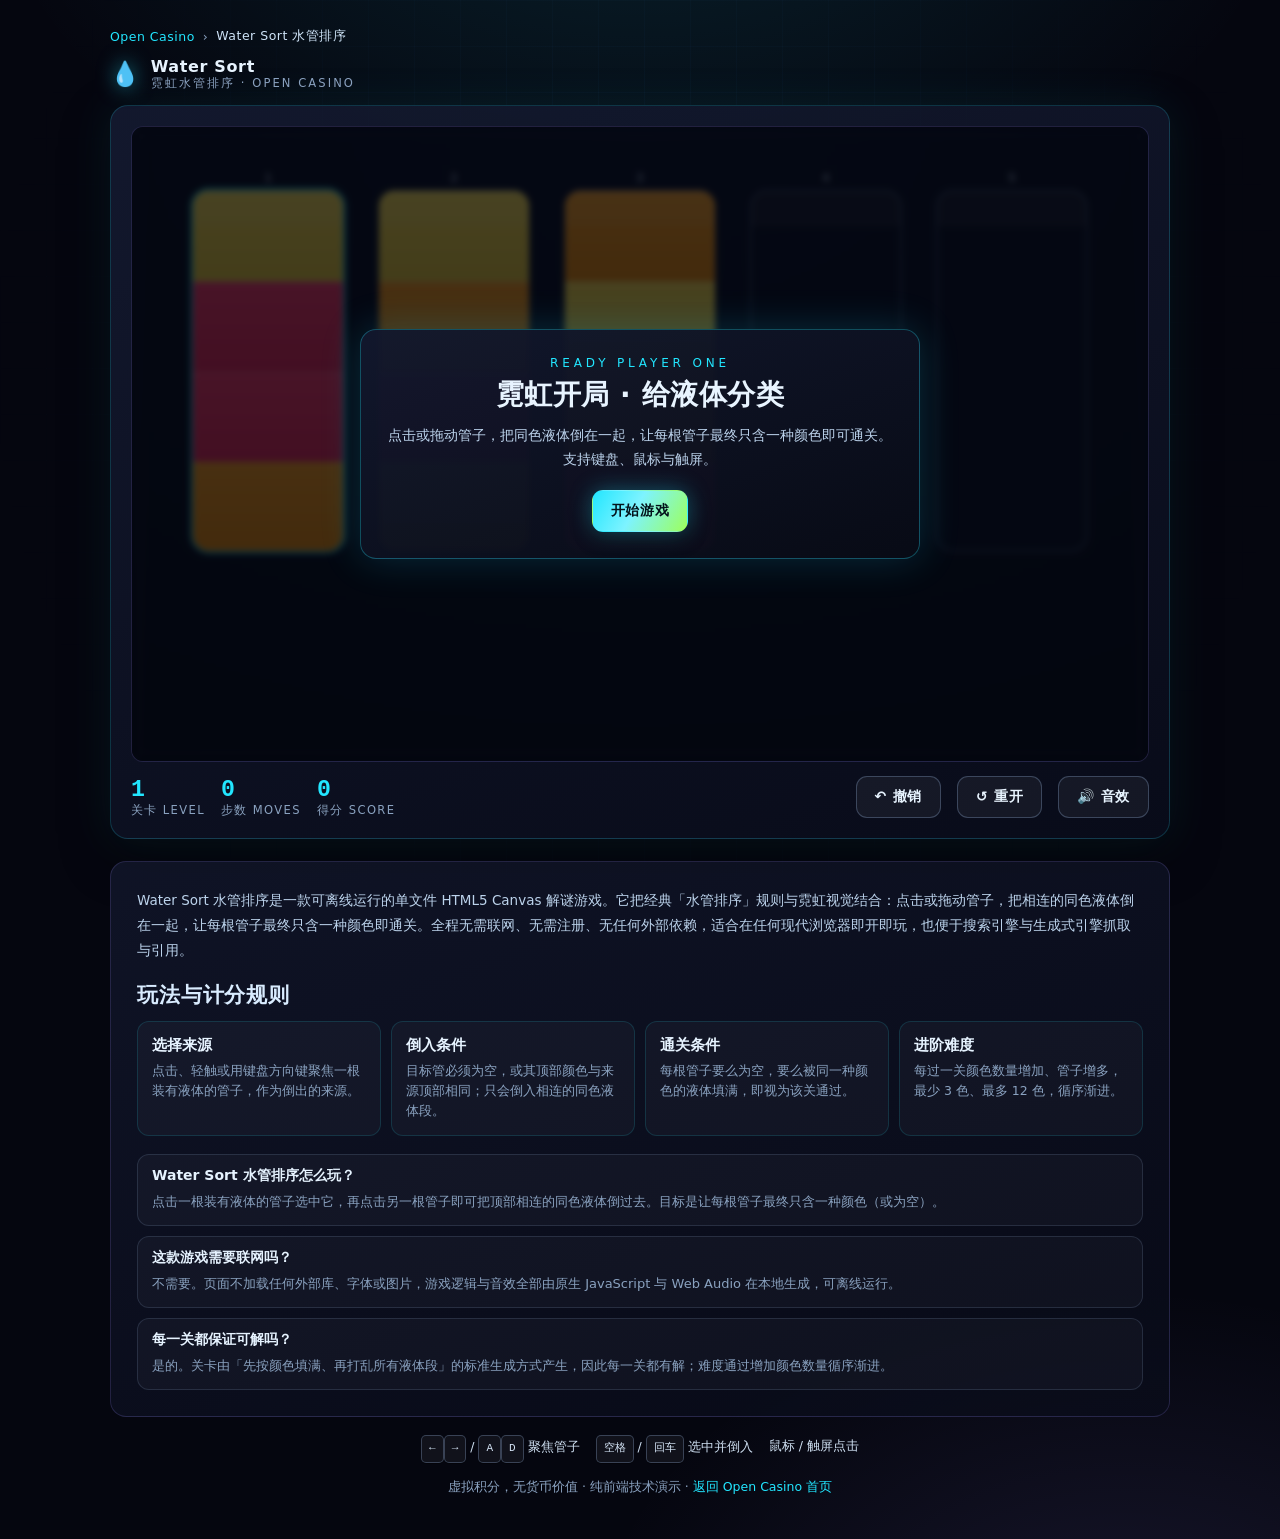
<file: games/water-sort.html>
<!DOCTYPE html>
<html lang="zh-CN">
<head>
<meta charset="utf-8">
<meta name="viewport" content="width=device-width, initial-scale=1, viewport-fit=cover">
<title>Water Sort 水管排序 — 霓虹色彩分类解谜（免费在线玩）| Open Casino</title>
<meta name="description" content="Water Sort 水管排序是一款零依赖、可离线运行的单文件 HTML5 Canvas 解谜游戏。点击或拖动管子，把同色液体倒在一起，让每根管子最终只含一种颜色即可通关。支持键盘、鼠标与触屏，无障碍友好，无任何外部资源。">
<meta name="keywords" content="水管排序,Water Sort,色彩分类,液体排序,解谜游戏,HTML5游戏,Canvas游戏,单文件游戏,原生JavaScript,触屏游戏,开源游戏,Open Casino">
<meta name="author" content="Open Casino">
<meta name="robots" content="index, follow, max-snippet:-1, max-image-preview:large, max-video-preview:-1">
<meta name="googlebot" content="index, follow, max-snippet:-1, max-image-preview:large">
<meta name="bingbot" content="index, follow">
<meta name="referrer" content="strict-origin-when-cross-origin">
<meta name="format-detection" content="telephone=no, date=no, address=no, email=no">
<meta name="color-scheme" content="dark">
<meta name="theme-color" content="#05060f">
<meta name="application-name" content="Water Sort 水管排序">
<meta name="apple-mobile-web-app-title" content="Water Sort 水管排序">
<meta name="apple-mobile-web-app-capable" content="yes">
<link rel="canonical" href="https://vip-4.github.io/open-casino/games/water-sort.html">
<link rel="alternate" hreflang="zh-CN" href="https://vip-4.github.io/open-casino/games/water-sort.html">
<link rel="alternate" hreflang="x-default" href="https://vip-4.github.io/open-casino/games/water-sort.html">
<link rel="alternate" type="text/plain" href="../llms.txt" title="LLM 友好的站点摘要">
<meta property="og:type" content="website">
<meta property="og:site_name" content="Open Casino">
<meta property="og:locale" content="zh_CN">
<meta property="og:locale:alternate" content="en_US">
<meta property="og:title" content="Water Sort 水管排序 — 霓虹色彩分类解谜（免费在线玩）">
<meta property="og:description" content="零依赖单文件 Canvas 解谜：把同色液体倒在一起，让每根管子只含一种颜色即可通关。支持键盘、鼠标与触屏，可离线运行。">
<meta property="og:url" content="https://vip-4.github.io/open-casino/games/water-sort.html">
<meta property="og:image" content="https://vip-4.github.io/open-casino/assets/og-image.png">
<meta property="og:image:secure_url" content="https://vip-4.github.io/open-casino/assets/og-image.png">
<meta property="og:image:type" content="image/png">
<meta property="og:image:width" content="1200">
<meta property="og:image:height" content="630">
<meta property="og:image:alt" content="Water Sort 水管排序霓虹解谜游戏画面，多根彩色液体管与发光分类效果">
<meta name="twitter:card" content="summary_large_image">
<meta name="twitter:title" content="Water Sort 水管排序 — 霓虹色彩分类解谜（免费在线玩）">
<meta name="twitter:description" content="零依赖单文件 Canvas 解谜：把同色液体倒在一起，让每根管子只含一种颜色即可通关。">
<meta name="twitter:image" content="https://vip-4.github.io/open-casino/assets/og-image.png">
<meta name="twitter:image:alt" content="Water Sort 水管排序霓虹解谜游戏画面">
<link rel="icon" href="data:image/svg+xml,%3Csvg xmlns='http://www.w3.org/2000/svg' viewBox='0 0 64 64'%3E%3Crect width='64' height='64' rx='14' fill='%23070b18'/%3E%3Crect x='22' y='14' width='8' height='36' rx='4' fill='%2322e6ff'/%3E%3Crect x='34' y='14' width='8' height='36' rx='4' fill='%23ff2e88'/%3E%3Crect x='22' y='34' width='8' height='16' rx='0' fill='%236dff5b'/%3E%3C/svg%3E">
<meta http-equiv="Content-Security-Policy" content="default-src 'self'; script-src 'self' 'unsafe-inline'; style-src 'self' 'unsafe-inline' 'unsafe-hashes'; img-src 'self' data:; font-src 'self'; connect-src 'none'; object-src 'none'; base-uri 'self'; form-action 'none'; manifest-src 'self'; frame-ancestors 'none'">
<script type="application/ld+json">
{
  "@context": "https://schema.org",
  "@graph": [
    {
      "@type": ["VideoGame", "SoftwareApplication"],
      "@id": "https://vip-4.github.io/open-casino/games/water-sort.html#game",
      "name": "Water Sort 水管排序",
      "alternateName": "霓虹水管排序解谜",
      "url": "https://vip-4.github.io/open-casino/games/water-sort.html",
      "description": "一款零依赖、可离线运行的单文件 HTML5 Canvas 色彩分类解谜游戏：点击或拖动管子，把同色液体倒在一起，让每根管子最终只含一种颜色即可通关。",
      "genre": ["Puzzle", "Casual", "Logic"],
      "gamePlatform": "Web browser",
      "applicationCategory": "GameApplication",
      "applicationSubCategory": "Puzzle / Casual",
      "operatingSystem": "Any",
      "inLanguage": "zh-CN",
      "isAccessibleForFree": true,
      "offers": { "@type": "Offer", "price": "0", "priceCurrency": "USD" },
      "publisher": { "@type": "Organization", "name": "Open Casino", "url": "https://vip-4.github.io/open-casino" },
      "featureList": [
        "纯 Canvas 渲染，无任何图片或外部资源",
        "基于经典「水管排序」规则的关卡生成器，保证每关可解",
        "关卡难度随等级提升：颜色数量逐步增加，最少 3 色、最多 12 色",
        "撤销、重开、下一关与实时步数 / 得分统计",
        "键盘、鼠标与触屏输入，支持无障碍与 reduced-motion"
      ]
    },
    {
      "@type": "WebPage",
      "@id": "https://vip-4.github.io/open-casino/games/water-sort.html#webpage",
      "url": "https://vip-4.github.io/open-casino/games/water-sort.html",
      "name": "Water Sort 水管排序 — 霓虹色彩分类解谜",
      "description": "可离线运行的单文件 HTML5 Canvas 色彩分类解谜游戏，支持键盘、鼠标与触屏。",
      "isPartOf": { "@id": "https://vip-4.github.io/open-casino/#website" },
      "primaryImageOfPage": { "@type": "ImageObject", "url": "https://vip-4.github.io/open-casino/assets/og-image.png", "width": 1200, "height": 630 },
      "datePublished": "2026-11-08",
      "dateModified": "2026-11-08",
      "inLanguage": "zh-CN",
      "breadcrumb": { "@id": "https://vip-4.github.io/open-casino/games/water-sort.html#breadcrumb" }
    },
    {
      "@type": "BreadcrumbList",
      "@id": "https://vip-4.github.io/open-casino/games/water-sort.html#breadcrumb",
      "itemListElement": [
        { "@type": "ListItem", "position": 1, "name": "Open Casino", "item": "https://vip-4.github.io/open-casino/" },
        { "@type": "ListItem", "position": 2, "name": "Water Sort 水管排序", "item": "https://vip-4.github.io/open-casino/games/water-sort.html" }
      ]
    },
    {
      "@type": "HowTo",
      "name": "如何游玩 Water Sort 水管排序",
      "description": "四个步骤即可开始：选择管子、倒入另一根、完成单色分类、进入下一关。全程无需注册或联网。",
      "totalTime": "PT1M",
      "step": [
        { "@type": "HowToStep", "position": 1, "name": "选择管子", "text": "点击、轻触或用键盘方向键聚焦一根装有液体的管子，作为倒出的来源。", "url": "https://vip-4.github.io/open-casino/games/water-sort.html" },
        { "@type": "HowToStep", "position": 2, "name": "倒入另一根", "text": "再点击或聚焦另一根管子：只有当目标管为空，或其顶部颜色与来源顶部颜色相同时才能倒入，且只会倒入相连的同色液体。", "url": "https://vip-4.github.io/open-casino/games/water-sort.html" },
        { "@type": "HowToStep", "position": 3, "name": "完成单色分类", "text": "通过不断倒转，让每一根管子要么为空，要么被同一种颜色的液体填满，即视为该关通过。", "url": "https://vip-4.github.io/open-casino/games/water-sort.html" },
        { "@type": "HowToStep", "position": 4, "name": "进入下一关", "text": "通关后点击「下一关」，颜色数量提升、管子增多，难度循序渐进；可随时撤销或重开本关。", "url": "https://vip-4.github.io/open-casino/games/water-sort.html" }
      ]
    }
  ]
}
</script>
<script type="application/ld+json">
{"@context":"https://schema.org","@type":"FAQPage","mainEntity":[{"@type":"Question","name":"Water Sort 水管排序怎么玩？","acceptedAnswer":{"@type":"Answer","text":"点击一根装有液体的管子选中它，再点击另一根管子即可把顶部相连的同色液体倒过去。目标是让每根管子最终只含一种颜色（或为空）。"}},{"@type":"Question","name":"这款游戏需要联网吗？","acceptedAnswer":{"@type":"Answer","text":"不需要。页面不加载任何外部库、字体或图片，游戏逻辑与音效全部由原生 JavaScript 与 Web Audio 在本地生成，可离线运行。"}},{"@type":"Question","name":"Water Sort 的每一关都保证可解吗？","acceptedAnswer":{"@type":"Answer","text":"是的。关卡由「先按颜色填满、再打乱所有液体段」的标准生成方式产生，因此每一关都有解；难度通过增加颜色数量循序渐进。"}}]}
</script>
<style>
:root{
  --bg:#05060f;
  --panel:#0b0f1f;
  --cyan:#22e6ff;
  --lime:#9dff5b;
  --pink:#ff2e88;
  --violet:#9d8cff;
  --text:#e8f4ff;
  --muted:#8aa2c0;
  --font:"Segoe UI","PingFang SC","Microsoft YaHei",system-ui,sans-serif;
  --mono:"Cascadia Mono","Consolas","SFMono-Regular",monospace;
}
*{box-sizing:border-box}
html,body{min-height:100%}
body{
  margin:0;min-height:100vh;min-height:100svh;
  display:flex;align-items:center;justify-content:center;
  padding:clamp(10px,2.4vw,28px);
  color:var(--text);font-family:var(--font);
  background:
    radial-gradient(1100px 700px at 50% -10%,rgba(34,230,255,.12),transparent 60%),
    radial-gradient(900px 620px at 88% 108%,rgba(157,140,255,.12),transparent 60%),
    var(--bg);
  overflow-x:hidden;
}
body::before{
  content:"";position:fixed;inset:0;pointer-events:none;
  background-image:
    linear-gradient(rgba(80,160,255,.05) 1px,transparent 1px),
    linear-gradient(90deg,rgba(80,160,255,.05) 1px,transparent 1px);
  background-size:46px 46px;
  -webkit-mask-image:radial-gradient(circle at 50% 40%,#000,transparent 80%);
          mask-image:radial-gradient(circle at 50% 40%,#000,transparent 80%);
}
.skip-link{position:absolute;left:-9999px;top:0;background:var(--cyan);color:#03121a;padding:8px 14px;border-radius:8px;z-index:50}
.skip-link:focus{left:12px;top:12px}
.noscript-note{margin:0 auto;max-width:760px;text-align:center;padding:14px 16px;background:rgba(255,46,136,.12);border:1px solid rgba(255,46,136,.4);border-radius:12px;color:#ffd6e7;font-size:14px}
.shell{position:relative;z-index:1;width:min(1060px,100%)}
.crumb{display:flex;align-items:center;gap:8px;flex-wrap:wrap;margin:0 0 12px;font-size:12.5px;letter-spacing:.04em;color:var(--muted)}
.crumb a{color:var(--cyan);text-decoration:none}
.crumb a:hover{text-decoration:underline;text-shadow:0 0 12px rgba(34,230,255,.5)}
.crumb span[aria-current]{color:#cfe4f8}
.topbar{display:flex;align-items:center;justify-content:space-between;gap:12px;margin-bottom:14px}
.brand{display:flex;align-items:center;gap:10px;font-weight:800;letter-spacing:.04em}
.brand .mark{font-size:1.5rem;filter:drop-shadow(0 0 10px rgba(34,230,255,.5))}
.brand small{display:block;color:var(--muted);font-weight:500;font-size:.72rem;letter-spacing:.18em;text-transform:uppercase}
.cabinet{
  background:linear-gradient(160deg,rgba(20,26,48,.92),rgba(9,12,26,.92));
  border:1px solid rgba(34,230,255,.18);
  border-radius:18px;padding:clamp(12px,2vw,20px);
  box-shadow:0 0 40px rgba(34,230,255,.08),0 18px 50px rgba(0,0,0,.45);
}
.screen{position:relative;width:100%;aspect-ratio:16/10;border-radius:12px;overflow:hidden;background:radial-gradient(120% 120% at 50% 0%,#0a1024,#060812);border:1px solid rgba(157,140,255,.18)}
#canvas{display:block;width:100%;height:100%;touch-action:manipulation}
.scanlines{position:absolute;inset:0;pointer-events:none;background:repeating-linear-gradient(0deg,rgba(0,0,0,0) 0 2px,rgba(0,0,0,.10) 2px 3px);mix-blend-mode:multiply;opacity:.5}
.toast{position:absolute;left:50%;top:14px;transform:translateX(-50%);background:rgba(8,12,24,.86);border:1px solid rgba(34,230,255,.4);color:#dff6ff;padding:8px 16px;border-radius:999px;font-size:13px;letter-spacing:.03em;opacity:0;transition:opacity .25s;pointer-events:none}
.toast.show{opacity:1}
.overlay{position:absolute;inset:0;display:flex;align-items:center;justify-content:center;padding:18px;background:rgba(4,6,15,.72);backdrop-filter:blur(3px)}
.overlay[hidden]{display:none}
.panel{max-width:560px;width:100%;text-align:center;background:linear-gradient(160deg,rgba(18,24,46,.96),rgba(8,11,22,.96));border:1px solid rgba(34,230,255,.3);border-radius:16px;padding:26px 22px;box-shadow:0 0 40px rgba(34,230,255,.18)}
.eyebrow{margin:0 0 6px;color:var(--cyan);font-size:12px;letter-spacing:.32em;text-transform:uppercase}
.panel h2{margin:0 0 10px;font-size:clamp(20px,3.4vw,28px);letter-spacing:.02em}
.panel .lead{margin:0 0 18px;color:#bcd3ec;font-size:14px;line-height:1.7}
.hud{display:flex;flex-wrap:wrap;align-items:center;gap:10px 16px;margin-top:14px}
.stat{display:flex;flex-direction:column;line-height:1.1}
.stat b{font-size:1.45rem;color:var(--cyan);font-family:var(--mono)}
.stat span{font-size:.72rem;color:var(--muted);letter-spacing:.12em;text-transform:uppercase}
.hud .spacer{flex:1 1 auto}
.btn{appearance:none;cursor:pointer;display:inline-flex;align-items:center;justify-content:center;gap:8px;padding:11px 18px;border-radius:11px;font-family:var(--font);font-size:14px;font-weight:800;letter-spacing:.05em;border:1px solid transparent;transition:transform .15s,box-shadow .2s,filter .2s}
.btn:active{transform:translateY(1px) scale(.99)}
.btn.primary{color:#03121a;background:linear-gradient(120deg,var(--cyan),#7df3ff 45%,var(--lime));box-shadow:0 0 22px rgba(34,230,255,.34),0 8px 18px rgba(0,0,0,.35)}
.btn.primary:hover{filter:brightness(1.08);box-shadow:0 0 30px rgba(34,230,255,.5)}
.btn.ghost{color:var(--text);background:rgba(255,255,255,.05);border-color:rgba(148,180,220,.3)}
.btn.ghost:hover{background:rgba(255,255,255,.1)}
.btn:focus-visible{outline:3px solid var(--lime);outline-offset:2px}
.info{margin-top:22px;background:linear-gradient(160deg,rgba(20,26,48,.7),rgba(9,12,26,.7));border:1px solid rgba(157,140,255,.18);border-radius:16px;padding:clamp(16px,2.4vw,26px)}
.info h2{margin:0 0 12px;font-size:clamp(17px,2.2vw,21px);letter-spacing:.04em;color:#d9ecff}
.info-lead{margin:0 0 18px;color:#bcd3ec;font-size:13.5px;line-height:1.85}
.cards{display:grid;grid-template-columns:repeat(auto-fit,minmax(190px,1fr));gap:10px}
.cards article{padding:14px;border-radius:12px;border:1px solid rgba(34,230,255,.14);background:rgba(255,255,255,.03)}
.cards h3{margin:0 0 6px;font-size:15px;color:#e6f3ff}
.cards p{margin:0;color:var(--muted);font-size:12.5px;line-height:1.6}
.faq{margin-top:18px;display:grid;gap:10px}
.faq article{padding:12px 14px;border-radius:12px;border:1px solid rgba(148,180,220,.16);background:rgba(255,255,255,.03)}
.faq h3{margin:0 0 6px;font-size:14px;color:#e6f3ff}
.faq p{margin:0;color:var(--muted);font-size:13px;line-height:1.7}
.site-foot{margin-top:18px;text-align:center;color:var(--muted);font-size:12.5px;line-height:1.8}
.site-foot .controls-hint{display:flex;flex-wrap:wrap;gap:8px 16px;justify-content:center;margin:0 0 8px;color:#cfe0f2;font-size:12.5px}
kbd{display:inline-block;min-width:22px;padding:3px 7px;border-radius:5px;border:1px solid rgba(148,180,220,.3);background:rgba(255,255,255,.05);color:#d6e6f8;font-family:var(--mono);font-size:11px;box-shadow:0 1px 0 rgba(0,0,0,.35)}
.site-foot a{color:var(--cyan);text-decoration:none}
@media (max-width:560px){ .hud .stat b{font-size:1.2rem} .btn{padding:10px 14px;font-size:13px} }
@media (prefers-reduced-motion: reduce){ .toast{transition:none} }
</style>
</head>
<body>
<a class="skip-link" href="#game">跳到游戏画面</a>
<noscript>
  <p class="noscript-note">
    本游戏需要启用 JavaScript 才能运行。请开启浏览器的 JavaScript 后刷新页面，即可离线游玩 Water Sort 水管排序。
  </p>
</noscript>
<div class="shell">
  <nav class="crumb" aria-label="面包屑导航">
    <a href="https://vip-4.github.io/open-casino/">Open Casino</a>
    <span aria-hidden="true">›</span>
    <span aria-current="page">Water Sort 水管排序</span>
  </nav>
  <header class="topbar">
    <div class="brand"><span class="mark">💧</span><span>Water Sort<small>霓虹水管排序 · Open Casino</small></span></div>
  </header>

  <main class="cabinet" id="game">
    <div class="screen">
      <canvas id="canvas" width="960" height="600" tabindex="0"
        aria-label="水管排序游戏画面。使用方向键或 A、D 聚焦管子，空格或回车选中并倒入；也可用鼠标或手指点击管子。">
        你的浏览器不支持 Canvas，请使用较新的浏览器打开本页面。
      </canvas>
      <div class="scanlines" aria-hidden="true"></div>
      <div class="toast" id="toast" role="status" aria-live="polite"></div>

      <div class="overlay" id="overlay">
        <section class="panel" id="panelStart" aria-labelledby="startTitle">
          <p class="eyebrow">READY PLAYER ONE</p>
          <h2 id="startTitle">霓虹开局 · 给液体分类</h2>
          <p class="lead">点击或拖动管子，把同色液体倒在一起，让每根管子最终只含一种颜色即可通关。支持键盘、鼠标与触屏。</p>
          <div class="hud" style="justify-content:center">
            <button type="button" class="btn primary" id="startBtn">开始游戏</button>
          </div>
        </section>
        <section class="panel" id="panelWin" aria-labelledby="winTitle" hidden>
          <p class="eyebrow">LEVEL CLEAR</p>
          <h2 id="winTitle">本关完成 ✦</h2>
          <p class="lead" id="winText">所有管子已单色分类。准备好进入下一关了吗？</p>
          <div class="hud" style="justify-content:center">
            <button type="button" class="btn primary" id="nextBtn">下一关 →</button>
            <button type="button" class="btn ghost" id="replayBtn">重玩本关</button>
          </div>
        </section>
      </div>
    </div>

    <div class="hud" role="group" aria-label="游戏状态与控制">
      <div class="stat"><b id="lvl">1</b><span>关卡 LEVEL</span></div>
      <div class="stat"><b id="moves">0</b><span>步数 MOVES</span></div>
      <div class="stat"><b id="score">0</b><span>得分 SCORE</span></div>
      <div class="spacer"></div>
      <button type="button" class="btn ghost" id="undoBtn" aria-label="撤销上一步">↶ 撤销</button>
      <button type="button" class="btn ghost" id="restartBtn" aria-label="重开本关">↺ 重开</button>
      <button type="button" class="btn ghost" id="muteBtn" aria-pressed="false" aria-label="开关音效">🔊 音效</button>
    </div>
    <p id="status" class="sr-status" role="status" aria-live="polite" style="position:absolute;width:1px;height:1px;overflow:hidden;clip:rect(0 0 0 0)"></p>
  </main>

  <section class="info" aria-labelledby="guideTitle">
    <p class="info-lead">Water Sort 水管排序是一款可离线运行的单文件 HTML5 Canvas 解谜游戏。它把经典「水管排序」规则与霓虹视觉结合：点击或拖动管子，把相连的同色液体倒在一起，让每根管子最终只含一种颜色即通关。全程无需联网、无需注册、无任何外部依赖，适合在任何现代浏览器即开即玩，也便于搜索引擎与生成式引擎抓取与引用。</p>
    <h2 id="guideTitle">玩法与计分规则</h2>
    <div class="cards">
      <article><h3>选择来源</h3><p>点击、轻触或用键盘方向键聚焦一根装有液体的管子，作为倒出的来源。</p></article>
      <article><h3>倒入条件</h3><p>目标管必须为空，或其顶部颜色与来源顶部相同；只会倒入相连的同色液体段。</p></article>
      <article><h3>通关条件</h3><p>每根管子要么为空，要么被同一种颜色的液体填满，即视为该关通过。</p></article>
      <article><h3>进阶难度</h3><p>每过一关颜色数量增加、管子增多，最少 3 色、最多 12 色，循序渐进。</p></article>
    </div>
    <div class="faq">
      <article><h3>Water Sort 水管排序怎么玩？</h3><p>点击一根装有液体的管子选中它，再点击另一根管子即可把顶部相连的同色液体倒过去。目标是让每根管子最终只含一种颜色（或为空）。</p></article>
      <article><h3>这款游戏需要联网吗？</h3><p>不需要。页面不加载任何外部库、字体或图片，游戏逻辑与音效全部由原生 JavaScript 与 Web Audio 在本地生成，可离线运行。</p></article>
      <article><h3>每一关都保证可解吗？</h3><p>是的。关卡由「先按颜色填满、再打乱所有液体段」的标准生成方式产生，因此每一关都有解；难度通过增加颜色数量循序渐进。</p></article>
    </div>
  </section>

  <footer class="site-foot">
    <p class="controls-hint">
      <span><kbd>←</kbd><kbd>→</kbd> / <kbd>A</kbd><kbd>D</kbd> 聚焦管子</span>
      <span><kbd>空格</kbd> / <kbd>回车</kbd> 选中并倒入</span>
      <span>鼠标 / 触屏点击</span>
    </p>
    <p>虚拟积分，无货币价值 · 纯前端技术演示 · <a href="https://vip-4.github.io/open-casino/" style="color:var(--cyan);text-decoration:none">返回 Open Casino 首页</a></p>
  </footer>
</div>

<script>
(function(){
  "use strict";
  var canvas = document.getElementById("canvas");
  var ctx = canvas.getContext("2d");
  var overlay = document.getElementById("overlay");
  var panelStart = document.getElementById("panelStart");
  var panelWin = document.getElementById("panelWin");
  var toastEl = document.getElementById("toast");
  var statusEl = document.getElementById("status");
  var lvlEl = document.getElementById("lvl");
  var movesEl = document.getElementById("moves");
  var scoreEl = document.getElementById("score");

  var CAP = 4;                 // segments per tube
  var MAX_COLORS = 12;
  var EMPTY_TUBES = 2;
  var COLORS = [
    "#ff3b6b","#ff9f1c","#ffe14d","#6dff5b","#22e6ff","#4d7cff",
    "#9d8cff","#ff2e88","#2ee6c0","#2bd66b","#ff7bd5","#ffb02e"
  ];
  var reduced = window.matchMedia && window.matchMedia("(prefers-reduced-motion: reduce)").matches;
  var dpr = Math.max(1, Math.min(2, window.devicePixelRatio || 1));

  var tubes = [];              // array of arrays (bottom->top color indices)
  var level = 1;
  var moves = 0;
  var score = 0;
  var selected = -1;
  var focusIdx = 0;
  var history = [];
  var state = "start";         // start | play | won
  var muted = false;
  var anim = null;             // {from,to,color,count,t0,dur}
  var geo = null;              // computed tube geometry

  // ---------- audio (synth, optional) ----------
  var actx = null;
  function audio(){ if(!actx){ try{ actx = new (window.AudioContext||window.webkitAudioContext)(); }catch(e){ actx=null; } } return actx; }
  function beep(freq, dur, type){
    if(muted) return;
    var a = audio(); if(!a) return;
    if(a.state === "suspended"){ try{ a.resume(); }catch(e){} }
    try{
      var o = a.createOscillator(), g = a.createGain();
      o.type = type||"sine"; o.frequency.value = freq;
      g.gain.setValueAtTime(0.0001, a.currentTime);
      g.gain.exponentialRampToValueAtTime(0.16, a.currentTime+0.01);
      g.gain.exponentialRampToValueAtTime(0.0001, a.currentTime+(dur||0.12));
      o.connect(g); g.connect(a.destination);
      o.start(); o.stop(a.currentTime+(dur||0.12));
    }catch(e){}
  }

  // ---------- level generation (always solvable) ----------
  function shuffle(a){
    for(var i=a.length-1;i>0;i--){ var j=Math.floor(Math.random()*(i+1)); var t=a[i]; a[i]=a[j]; a[j]=t; }
    return a;
  }
  function genLevel(n){
    var colors = Math.min(MAX_COLORS, Math.max(3, n+2));
    var total = colors * CAP;
    var pool = [];
    for(var c=0;c<colors;c++){ for(var k=0;k<CAP;k++){ pool.push(c); } }
    var safe=0;
    var t;
    do{
      shuffle(pool);
      t = [];
      var idx=0;
      for(var i=0;i<colors;i++){ t.push(pool.slice(idx, idx+CAP)); idx+=CAP; }
      for(var e=0;e<EMPTY_TUBES;e++){ t.push([]); }
      safe++;
    } while(isSolved(t) && safe<20);
    return t;
  }
  function isSolved(t){
    for(var i=0;i<t.length;i++){
      if(t[i].length===0) continue;
      if(t[i].length!==CAP) return false;
      var c=t[i][0];
      for(var k=1;k<t[i].length;k++){ if(t[i][k]!==c) return false; }
    }
    return true;
  }

  // ---------- game actions ----------
  function snapshot(){ return tubes.map(function(t){ return t.slice(); }); }
  function restore(s){ tubes = s.map(function(t){ return t.slice(); }); }

  function topRun(tube){
    if(tube.length===0) return 0;
    var c=tube[tube.length-1], n=1;
    for(var i=tube.length-2;i>=0;i--){ if(tube[i]===c) n++; else break; }
    return n;
  }

  function tryPour(from, to){
    if(from===to) return false;
    if(from<0||to<0||from>=tubes.length||to>=tubes.length) return false;
    var src=tubes[from], dst=tubes[to];
    if(src.length===0) return false;
    var color=src[src.length-1];
    if(dst.length===CAP) return false;
    if(dst.length>0 && dst[dst.length-1]!==color) return false;
    var movable = topRun(src);
    var space = CAP - dst.length;
    var move = Math.min(movable, space);
    if(move<=0) return false;
    history.push(snapshot());
    for(var i=0;i<move;i++){ dst.push(src.pop()); }
    moves++;
    if(!reduced){ anim = { from:from, to:to, color:color, count:move, t0:performance.now(), dur:220 }; }
    beep(360 + color*40, 0.10, "triangle");
    afterMove();
    return true;
  }

  function afterMove(){
    updateHud();
    if(isSolved(tubes)){
      state="won";
      var gained = Math.max(20, 100*level - moves*3);
      score += gained;
      updateHud();
      beep(660,0.18,"sine"); setTimeout(function(){ beep(880,0.22,"sine"); }, 120);
      document.getElementById("winText").textContent =
        "本关用 " + moves + " 步完成，得分 +" + gained + "。准备好进入下一关了吗？";
      show(panelWin);
      announce("本关完成，得分加 " + gained + "。点击下一关继续。");
    } else {
      announce("已倒 " + moves + " 步。");
    }
  }

  function newLevel(n){
    level=n; moves=0; selected=-1; history=[]; anim=null; state="play";
    tubes = genLevel(n);
    hide(panelWin); hide(panelStart);
    overlay.hidden = true;
    updateHud();
    announce("第 " + n + " 关开始，共 " + tubes.length + " 根管子。");
  }

  function updateHud(){
    lvlEl.textContent = level;
    movesEl.textContent = moves;
    scoreEl.textContent = score;
  }
  function show(panel){ overlay.hidden=false; panel.hidden=false; var other = panel===panelWin?panelStart:panelWin; other.hidden=true; }
  function hide(panel){ panel.hidden=true; }

  var toastTimer=null;
  function toast(msg){
    toastEl.textContent=msg; toastEl.classList.add("show");
    if(toastTimer) clearTimeout(toastTimer);
    toastTimer=setTimeout(function(){ toastEl.classList.remove("show"); }, 1100);
  }
  function announce(msg){ statusEl.textContent=msg; }

  // ---------- input ----------
  function tubeAt(px, py){
    if(!geo) return -1;
    for(var i=0;i<geo.length;i++){
      var g=geo[i];
      if(px>=g.x-10 && px<=g.x+g.w+10 && py>=g.y-10 && py<=g.y+g.h+10) return i;
    }
    return -1;
  }
  function activate(idx){
    if(idx<0||idx>=tubes.length) return;
    if(state!=="play") return;
    if(selected===-1){
      if(tubes[idx].length===0){ toast("这根管子是空的"); return; }
      selected=idx; focusIdx=idx; toast("已选择管子 " + (idx+1)); announce("已选择第 " + (idx+1) + " 根管子，请选择目标。");
    } else if(selected===idx){
      selected=-1; toast("已取消选择"); announce("已取消选择。");
    } else {
      var ok = tryPour(selected, idx);
      if(!ok){ toast("不能倒到这里"); }
      selected=-1;
    }
    draw();
  }

  canvas.addEventListener("pointerdown", function(ev){
    if(state!=="play") return;
    var r=canvas.getBoundingClientRect();
    var px=(ev.clientX-r.left), py=(ev.clientY-r.top);
    var idx=tubeAt(px,py);
    if(idx>=0) activate(idx);
  });

  document.addEventListener("keydown", function(ev){
    if(state!=="play") return;
    var k=ev.key;
    if(k==="ArrowLeft"||k==="a"||k==="A"){ focusIdx=(focusIdx-1+tubes.length)%tubes.length; draw(); ev.preventDefault(); }
    else if(k==="ArrowRight"||k==="d"||k==="D"){ focusIdx=(focusIdx+1)%tubes.length; draw(); ev.preventDefault(); }
    else if(k===" "||k==="Enter"){ activate(focusIdx); ev.preventDefault(); }
    else if(k>="1"&&k<="9"){ var n=parseInt(k,10)-1; if(n<tubes.length){ focusIdx=n; activate(n); ev.preventDefault(); } }
  });

  document.getElementById("startBtn").addEventListener("click", function(){ if(actx) {} audio(); newLevel(1); });
  document.getElementById("nextBtn").addEventListener("click", function(){ newLevel(level+1); });
  document.getElementById("replayBtn").addEventListener("click", function(){ newLevel(level); });
  document.getElementById("undoBtn").addEventListener("click", function(){
    if(state!=="play") return;
    if(history.length===0){ toast("没有可撤销的步骤"); return; }
    restore(history.pop());
    moves=Math.max(0,moves-1); selected=-1; updateHud(); toast("已撤销"); announce("已撤销一步。"); draw();
  });
  document.getElementById("restartBtn").addEventListener("click", function(){ if(state==="play"||state==="won"){ newLevel(level); } });
  document.getElementById("muteBtn").addEventListener("click", function(){
    muted=!muted; var b=document.getElementById("muteBtn");
    b.textContent = muted ? "🔇 静音" : "🔊 音效"; b.setAttribute("aria-pressed", muted?"true":"false");
    if(!muted) beep(520,0.08,"square");
  });

  // ---------- layout & rendering ----------
  function layout(){
    var W=canvas.clientWidth||960, H=canvas.clientHeight||600;
    canvas.width=Math.round(W*dpr); canvas.height=Math.round(H*dpr);
    ctx.setTransform(dpr,0,0,dpr,0,0);
    var n=tubes.length;
    var cols=Math.min(n, 7);
    var rows=Math.ceil(n/cols);
    var padX=W*0.06, padTop=H*0.10, padBottom=H*0.10;
    var availW=W-padX*2, availH=H-padTop-padBottom;
    var gapX=availW*0.04, gapY=availH*0.06;
    var tw=(availW-gapX*(cols-1))/cols;
    var th=(availH-gapY*(rows-1))/rows;
    th=Math.min(th, tw*2.4);
    geo=[];
    for(var i=0;i<n;i++){
      var c=i%cols, r=Math.floor(i/cols);
      var x=padX + c*(tw+gapX);
      var y=padTop + r*(th+gapY);
      geo.push({x:x, y:y, w:tw, h:th, r:Math.min(tw*0.22, 16)});
    }
  }

  function roundRect(x,y,w,h,r){
    ctx.beginPath();
    ctx.moveTo(x+r,y);
    ctx.arcTo(x+w,y,x+w,y+h,r);
    ctx.arcTo(x+w,y+h,x,y+h,r);
    ctx.arcTo(x,y+h,x,y,r);
    ctx.arcTo(x,y,x+w,y,r);
    ctx.closePath();
  }

  function drawTube(g, tube, isSel, isFocus){
    var x=g.x,y=g.y,w=g.w,h=g.h,r=g.r;
    // glass body
    ctx.save();
    roundRect(x,y,w,h,r);
    ctx.fillStyle="rgba(10,16,32,0.72)";
    ctx.fill();
    ctx.lineWidth=2;
    ctx.strokeStyle = isSel ? "rgba(157,255,91,0.95)" : (isFocus ? "rgba(34,230,255,0.8)" : "rgba(120,150,200,0.35)");
    ctx.stroke();
    ctx.clip();
    // liquid
    var seg=h/CAP;
    for(var i=0;i<tube.length;i++){
      var col=COLORS[tube[i]];
      var sy=y+h-(i+1)*seg;
      var grad=ctx.createLinearGradient(0,sy,0,sy+seg);
      grad.addColorStop(0, col);
      grad.addColorStop(1, shade(col,-18));
      ctx.fillStyle=grad;
      ctx.fillRect(x, sy, w, seg+1);
      ctx.fillStyle="rgba(255,255,255,0.10)";
      ctx.fillRect(x, sy, w, Math.min(4,seg*0.4));
    }
    // top highlight
    ctx.fillStyle="rgba(255,255,255,0.06)";
    ctx.fillRect(x, y, w, h*0.10);
    ctx.restore();
    // selection ring glow
    if(isSel){
      ctx.save();
      roundRect(x-3,y-3,w+6,h+6,r+3);
      ctx.lineWidth=3; ctx.strokeStyle="rgba(157,255,91,0.9)";
      ctx.shadowColor="rgba(157,255,91,0.7)"; ctx.shadowBlur=16; ctx.stroke();
      ctx.restore();
    }
    if(isFocus && !isSel){
      ctx.save();
      roundRect(x-2,y-2,w+4,h+4,r+2);
      ctx.lineWidth=2; ctx.strokeStyle="rgba(34,230,255,0.7)"; ctx.stroke();
      ctx.restore();
    }
  }

  function shade(hex, amt){
    var c=hex.replace("#",""); var n=parseInt(c,16);
    var r=(n>>16)+amt, g=((n>>8)&255)+amt, b=(n&255)+amt;
    r=Math.max(0,Math.min(255,r)); g=Math.max(0,Math.min(255,g)); b=Math.max(0,Math.min(255,b));
    return "rgb("+r+","+g+","+b+")";
  }

  function drawStream(){
    if(!anim) return;
    var p=Math.min(1,(performance.now()-anim.t0)/anim.dur);
    if(p>=1){ anim=null; return; }
    var gf=geo[anim.from], gt=geo[anim.to];
    var x1=gf.x+gf.w/2, y1=gf.y;
    var x2=gt.x+gt.w/2, y2=gt.y+gt.h;
    ctx.save();
    ctx.strokeStyle=COLORS[anim.color];
    ctx.lineWidth=Math.max(6, gt.w*0.22);
    ctx.lineCap="round";
    ctx.shadowColor=COLORS[anim.color]; ctx.shadowBlur=12;
    ctx.beginPath();
    ctx.moveTo(x1,y1);
    ctx.lineTo(x1, y1 - 18 - p*10);
    ctx.lineTo(x2, y2 + 8);
    ctx.stroke();
    ctx.restore();
  }

  function draw(){
    var W=canvas.clientWidth||960, H=canvas.clientHeight||600;
    ctx.clearRect(0,0,W,H);
    // subtle frame
    ctx.strokeStyle="rgba(157,140,255,0.12)";
    ctx.lineWidth=1;
    ctx.strokeRect(8,8,W-16,H-16);
    if(!geo || geo.length!==tubes.length) layout();
    for(var i=0;i<tubes.length;i++){
      drawTube(geo[i], tubes[i], i===selected, i===focusIdx);
      // index label
      ctx.fillStyle="rgba(200,220,245,0.55)";
      ctx.font="600 12px "+getFont();
      ctx.textAlign="center";
      ctx.fillText(String(i+1), geo[i].x+geo[i].w/2, geo[i].y-8);
    }
    drawStream();
  }
  function getFont(){ return '"Segoe UI","PingFang SC","Microsoft YaHei",system-ui,sans-serif'; }

  function loop(){ draw(); requestAnimationFrame(loop); }

  window.addEventListener("resize", function(){ layout(); draw(); });

  // boot: build level 1 in background so canvas has content behind the start overlay
  tubes = genLevel(1);
  layout();
  updateHud();
  loop();

  // expose debug handle (not required)
  window.WaterSort = { get state(){return state;}, get level(){return level;}, get tubes(){return tubes;}, newLevel:newLevel };
})();
</script>
</body>
</html>
</file>
<file: styles.css>
/* Open Casino — 单文件样式，零外部字体 / 零 CDN / 零 @import */
:root {
  color-scheme: dark;
  --bg: #0d1020;
  --bg-alt: #11152a;
  --surface: #171c33;
  --surface-2: #1e2440;
  --border: #2c3352;
  --text: #eef0fa;
  --muted: #aeb6d2;
  --gold: #f0c04a;
  --gold-strong: #ffd469;
  --accent-contrast: #14182b;
  --link: #f0c04a;
  --shadow: 0 12px 34px rgba(0, 0, 0, .38);
  --radius: 14px;
}

@media (prefers-color-scheme: light) {
  :root {
    color-scheme: light;
    --bg: #f7f5ef;
    --bg-alt: #efece2;
    --surface: #fff;
    --surface-2: #f4f1e8;
    --border: #d9d3c3;
    --text: #1b1e30;
    --muted: #545b73;
    --gold: #8a6300;
    --gold-strong: #6f4f00;
    --accent-contrast: #fff;
    --link: #8a6300;
    --shadow: 0 12px 28px rgba(40, 32, 10, .10);
  }
}

*, *::before, *::after { box-sizing: border-box; }
html { scroll-behavior: smooth; scroll-padding-top: 5.5rem; }
body {
  margin: 0;
  background: var(--bg);
  color: var(--text);
  font-family: system-ui, -apple-system, "Segoe UI", "PingFang SC", "Microsoft YaHei", "Noto Sans CJK SC", sans-serif;
  font-size: 16px;
  line-height: 1.75;
  -webkit-font-smoothing: antialiased;
  text-rendering: optimizeLegibility;
}
img, svg { max-width: 100%; }
a { color: var(--link); text-underline-offset: .18em; }
a:hover { color: var(--gold-strong); }
:focus-visible { outline: 3px solid var(--gold); outline-offset: 3px; }
:target { scroll-margin-top: 5.5rem; }

.wrap { width: min(100% - 2.5rem, 1100px); margin-inline: auto; }
.sr-only {
  position: absolute; width: 1px; height: 1px; padding: 0; margin: -1px;
  overflow: hidden; clip-path: inset(50%); white-space: nowrap; border: 0;
}
.skip-link {
  position: absolute; left: -9999px; top: 0; z-index: 100;
  background: var(--gold); color: var(--accent-contrast);
  padding: .7rem 1.1rem; border-radius: 0 0 10px 0; font-weight: 700;
}
.skip-link:focus { left: 0; top: 0; }

/* ---------- header ---------- */
.site-header {
  position: sticky; top: 0; z-index: 30;
  background: var(--bg);
  border-bottom: 1px solid var(--border);
}
.header-inner { display: flex; align-items: center; gap: 1.5rem; min-height: 68px; }
.brand {
  display: inline-flex; align-items: center; gap: .6rem;
  color: var(--text); text-decoration: none; font-size: 1.12rem; letter-spacing: .01em;
  white-space: nowrap;
}
.brand-mark { color: var(--gold); flex: none; }
.brand strong { color: var(--gold); }
.site-nav { margin-left: auto; }
.site-nav ul { display: flex; flex-wrap: wrap; gap: 1rem; list-style: none; margin: 0; padding: 0; }
.site-nav a { color: var(--muted); text-decoration: none; font-size: .94rem; }
.site-nav a:hover { color: var(--gold); text-decoration: underline; }

/* ---------- buttons ---------- */
.btn {
  display: inline-flex; align-items: center; justify-content: center;
  min-height: 44px; padding: .6rem 1.15rem; border-radius: 999px;
  border: 1px solid transparent; font: inherit; font-weight: 650;
  cursor: pointer; text-decoration: none; text-align: center;
  transition: transform .12s ease, background-color .12s ease, border-color .12s ease;
}
.btn:active { transform: translateY(1px); }
.btn:disabled { opacity: .5; cursor: not-allowed; transform: none; }
.btn-primary { background: var(--gold); color: var(--accent-contrast); }
.btn-primary:hover:not(:disabled) { background: var(--gold-strong); }
.btn-outline { background: transparent; color: var(--text); border-color: var(--border); }
.btn-outline:hover:not(:disabled) { border-color: var(--gold); color: var(--gold); }
.btn-ghost { background: var(--surface-2); color: var(--text); border-color: var(--border); }
.btn-ghost:hover:not(:disabled) { border-color: var(--gold); }
.header-cta { font-size: .9rem; }

/* ---------- hero ---------- */
.hero {
  padding: clamp(2.5rem, 7vw, 5.5rem) 0 clamp(2.5rem, 6vw, 4.5rem);
  background:
    radial-gradient(900px 380px at 50% -10%, rgba(240, 192, 74, .14), transparent 70%),
    var(--bg);
  border-bottom: 1px solid var(--border);
}
.eyebrow {
  display: inline-block; margin: 0 0 1.1rem; padding: .3rem .9rem;
  border: 1px solid var(--border); border-radius: 999px;
  color: var(--gold); font-size: .83rem; letter-spacing: .06em; font-weight: 650;
}
h1 {
  margin: 0 0 1.2rem; max-width: 22ch;
  font-size: clamp(2rem, 5.2vw, 3.4rem); line-height: 1.22; letter-spacing: -.02em;
}
.lead { max-width: 76ch; font-size: clamp(1rem, 1.6vw, 1.16rem); color: var(--muted); margin: 0 0 2rem; }
.lead strong { color: var(--text); }
.facts {
  display: grid; grid-template-columns: repeat(4, 1fr); gap: .8rem;
  list-style: none; margin: 0 0 2rem; padding: 0;
}
.facts li {
  background: var(--surface); border: 1px solid var(--border); border-radius: var(--radius);
  padding: 1rem .9rem; display: flex; flex-direction: column; gap: .15rem;
}
.facts strong { color: var(--gold); font-size: 1.5rem; line-height: 1.2; }
.facts span { color: var(--muted); font-size: .85rem; }
.hero-cta { display: flex; flex-wrap: wrap; gap: .8rem; margin: 0 0 1.25rem; }
.fineprint { color: var(--muted); font-size: .86rem; margin: 0; max-width: 80ch; }
.noscript-note, .result-hint {
  background: var(--surface-2); border: 1px solid var(--border);
  border-radius: 10px; padding: .8rem 1rem; margin-top: 1rem; font-size: .9rem;
}

/* ---------- sections ---------- */
.section { padding: clamp(2.5rem, 6vw, 4.5rem) 0; }
.section-alt { background: var(--bg-alt); border-block: 1px solid var(--border); }
.section h2 { margin: 0 0 .6rem; font-size: clamp(1.5rem, 3vw, 2.1rem); letter-spacing: -.01em; }
.section-lead { color: var(--muted); max-width: 82ch; margin: 0 0 2rem; }
#how-to, #paytable, #fairness, #faq, #about, #sources {
  content-visibility: auto; contain-intrinsic-size: auto 760px;
}
code {
  background: var(--surface-2); border: 1px solid var(--border);
  border-radius: 5px; padding: .08em .35em; font-size: .9em;
  font-family: ui-monospace, SFMono-Regular, Consolas, monospace;
}
abbr { text-decoration: underline dotted; cursor: help; }

/* ---------- bankroll ---------- */
.bankroll {
  display: flex; flex-wrap: wrap; align-items: center; gap: 1.2rem 2rem;
  background: var(--surface); border: 1px solid var(--border);
  border-radius: var(--radius); padding: 1.1rem 1.4rem; margin-bottom: 1.6rem;
  box-shadow: var(--shadow);
}
.balance-box { display: flex; align-items: baseline; gap: .55rem; }
.balance-box .label { color: var(--muted); font-size: .9rem; }
.balance-value { color: var(--gold); font-size: 2rem; font-weight: 750; font-variant-numeric: tabular-nums; line-height: 1.2; }
.balance-box .unit { color: var(--muted); font-size: .9rem; }
.picker { border: 0; margin: 0; padding: 0; display: flex; flex-wrap: wrap; align-items: center; gap: .45rem; }
.picker legend { float: left; color: var(--muted); font-size: .9rem; margin-right: .7rem; padding: 0; line-height: 2.2; }
.picker label { position: relative; display: inline-block; cursor: pointer; }
.picker input {
  position: absolute; width: 1px; height: 1px; padding: 0; margin: -1px;
  overflow: hidden; clip-path: inset(50%); white-space: nowrap; border: 0;
}
.picker label span {
  display: inline-block; min-height: 40px; padding: .35rem .85rem;
  border: 1px solid var(--border); border-radius: 999px;
  font-size: .92rem; font-variant-numeric: tabular-nums;
}
.picker input:checked + span { background: var(--gold); color: var(--accent-contrast); border-color: var(--gold); font-weight: 700; }
.picker input:focus-visible + span { outline: 3px solid var(--gold); outline-offset: 3px; }
.bankroll > .btn { margin-left: auto; }

/* ---------- game cards ---------- */
.game-grid { display: grid; grid-template-columns: repeat(auto-fit, minmax(min(100%, 230px), 1fr)); gap: 1.2rem; }
.game-arcade {
  border-color: rgba(34, 230, 255, .35);
  background:
    linear-gradient(160deg, rgba(34, 230, 255, .08), rgba(157, 140, 255, .05)),
    var(--surface);
  box-shadow: 0 0 26px rgba(34, 230, 255, .12), var(--shadow);
}
.game-arcade .game-icon { filter: drop-shadow(0 0 10px rgba(34, 230, 255, .55)); }
.game {
  display: flex; flex-direction: column; gap: .9rem;
  background: var(--surface); border: 1px solid var(--border);
  border-radius: var(--radius); padding: 1.35rem; box-shadow: var(--shadow);
}
.game-head { display: flex; align-items: flex-start; gap: .8rem; }
.game-icon { font-size: 2rem; line-height: 1.2; flex: none; }
.game h3 { margin: 0; font-size: 1.18rem; line-height: 1.35; }
.game h3 small { display: block; color: var(--muted); font-size: .78rem; font-weight: 500; letter-spacing: .03em; }
.game-meta { margin: .3rem 0 0; color: var(--muted); font-size: .85rem; }
.game > p { margin: 0; color: var(--muted); font-size: .94rem; }
.game-actions { margin-top: auto; }
.game-actions .btn { width: 100%; }
.game .choice { margin: 0; }
.result {
  margin: 0; min-height: 3.2em; padding: .7rem .85rem;
  background: var(--surface-2); border: 1px solid var(--border);
  border-radius: 10px; font-size: .9rem; color: var(--text);
}

.reels, .dice { display: flex; gap: .5rem; justify-content: center; }
.reel, .die {
  flex: 1 1 0; min-width: 0; aspect-ratio: 1 / 1;
  display: grid; place-items: center;
  background: var(--surface-2); border: 1px solid var(--border);
  border-radius: 12px; font-size: clamp(1.8rem, 5vw, 2.6rem); line-height: 1;
}
.coin-stage { display: grid; place-items: center; min-height: 108px; }
.coin {
  width: 96px; height: 96px; border-radius: 50%;
  display: grid; place-items: center;
  background: radial-gradient(circle at 32% 28%, var(--gold-strong), var(--gold) 55%, #a8790c);
  color: var(--accent-contrast); font-size: 2rem; font-weight: 750;
  border: 3px solid rgba(255, 255, 255, .25); box-shadow: var(--shadow);
}
.spinning .reel, .spinning .die { animation: jitter .12s linear infinite alternate; }
.spinning .coin { animation: flip .28s ease-in-out infinite alternate; }
@keyframes jitter { from { transform: translateY(-4px); } to { transform: translateY(4px); } }
@keyframes flip { from { transform: rotateY(0deg); } to { transform: rotateY(180deg); } }

/* ---------- steps / tables / specs ---------- */
.steps { list-style: none; counter-reset: step; display: grid; grid-template-columns: repeat(2, 1fr); gap: 1.1rem; padding: 0; margin: 0; }
.steps li {
  counter-increment: step; position: relative;
  background: var(--surface); border: 1px solid var(--border);
  border-radius: var(--radius); padding: 1.2rem 1.3rem 1.2rem 3.9rem;
}
.steps li::before {
  content: counter(step); position: absolute; left: 1.2rem; top: 1.15rem;
  width: 1.9rem; height: 1.9rem; border-radius: 50%;
  display: grid; place-items: center;
  background: var(--gold); color: var(--accent-contrast); font-weight: 750;
}
.steps h3 { margin: 0 0 .35rem; font-size: 1.05rem; }
.steps p { margin: 0; color: var(--muted); font-size: .93rem; }

.table-scroll { overflow-x: auto; border: 1px solid var(--border); border-radius: var(--radius); margin-bottom: 1.2rem; }
.table-scroll:focus-visible { outline-offset: 5px; }
table { width: 100%; border-collapse: collapse; min-width: 580px; font-size: .93rem; }
caption { text-align: left; padding: .9rem 1rem; color: var(--muted); font-size: .88rem; border-bottom: 1px solid var(--border); }
th, td { padding: .7rem 1rem; text-align: left; border-bottom: 1px solid var(--border); }
thead th { background: var(--surface-2); color: var(--text); font-weight: 700; }
tbody th { font-weight: 650; color: var(--text); }
tbody tr:last-child th, tbody tr:last-child td { border-bottom: 0; }
tbody tr:nth-child(even) { background: var(--surface); }
td { color: var(--muted); font-variant-numeric: tabular-nums; }

.specs { display: grid; grid-template-columns: minmax(9rem, 14rem) 1fr; gap: 0; margin: 1.6rem 0 0; }
.specs dt, .specs dd { padding: .7rem .9rem; border-top: 1px solid var(--border); margin: 0; }
.specs dt { color: var(--gold); font-weight: 650; }
.specs dd { color: var(--muted); }
.specs dt:first-of-type, .specs dd:nth-of-type(1) { border-top: 0; }

/* ---------- faq / about / sources ---------- */
.faq-list { display: grid; gap: 1rem; }
.faq-list article { background: var(--surface); border: 1px solid var(--border); border-radius: var(--radius); padding: 1.15rem 1.35rem; }
.faq-list h3 { margin: 0 0 .45rem; font-size: 1.06rem; }
.faq-list p { margin: 0; color: var(--muted); font-size: .94rem; }
.two-col { display: grid; grid-template-columns: repeat(2, 1fr); gap: 1.5rem; margin-top: 1.6rem; }
.two-col h3 { margin: 0 0 .6rem; font-size: 1.1rem; color: var(--gold); }
.two-col ul { margin: 0; padding-left: 1.25rem; color: var(--muted); font-size: .93rem; }
.two-col li { margin-bottom: .5rem; }
#about > .wrap > p[lang="en"] { background: var(--surface); border: 1px solid var(--border); border-left: 4px solid var(--gold); border-radius: 10px; padding: 1rem 1.2rem; color: var(--muted); }
.sources { margin: 0 0 1.3rem; padding-left: 1.3rem; }
.sources li { margin-bottom: .6rem; color: var(--muted); font-size: .94rem; }
.screening-note { background: var(--surface); border: 1px solid var(--border); border-radius: var(--radius); padding: 1rem 1.2rem; margin: 0; font-size: .94rem; }

/* ---------- notice / footer ---------- */
.notice { background: var(--surface-2); border-block: 1px solid var(--border); padding: 2rem 0; }
.notice h2 { margin: 0 0 .5rem; font-size: 1.2rem; color: var(--gold); }
.notice p { margin: 0; color: var(--muted); font-size: .92rem; max-width: 90ch; }
.site-footer { padding: 2.2rem 0; color: var(--muted); font-size: .9rem; }
.footer-brand { color: var(--text); font-weight: 650; margin: 0 0 .3rem; }
.site-footer p { margin: 0 0 .4rem; }
.site-footer ul { display: flex; flex-wrap: wrap; gap: 1rem; list-style: none; padding: 0; margin: .9rem 0; }
.site-footer small { color: var(--muted); }

.error-page { padding-block: 5rem; }
.error-page h1 { max-width: none; }

/* ---------- responsive ---------- */
@media (max-width: 980px) {
  .game-grid { grid-template-columns: repeat(2, minmax(0, 1fr)); }
  .game-grid > :last-child { grid-column: 1 / -1; }
  .site-nav { display: none; }
  .header-cta { margin-left: auto; }
}
@media (max-width: 680px) {
  .game-grid { grid-template-columns: 1fr; }
  .game-grid > :last-child { grid-column: auto; }
  .facts, .steps, .two-col { grid-template-columns: 1fr 1fr; }
  .two-col, .steps { grid-template-columns: 1fr; }
  .facts { grid-template-columns: repeat(2, 1fr); }
  .bankroll { flex-direction: column; align-items: stretch; }
  .bankroll > .btn { margin-left: 0; }
  .picker legend { float: none; display: block; line-height: 1.6; }
  .specs { grid-template-columns: 1fr; }
  .specs dd { border-top: 0; padding-top: 0; }
  .header-cta { display: none; }
}

@media (prefers-reduced-motion: reduce) {
  html { scroll-behavior: auto; }
  *, *::before, *::after {
    animation-duration: .01ms !important; animation-iteration-count: 1 !important;
    transition-duration: .01ms !important;
  }
}
</file>
